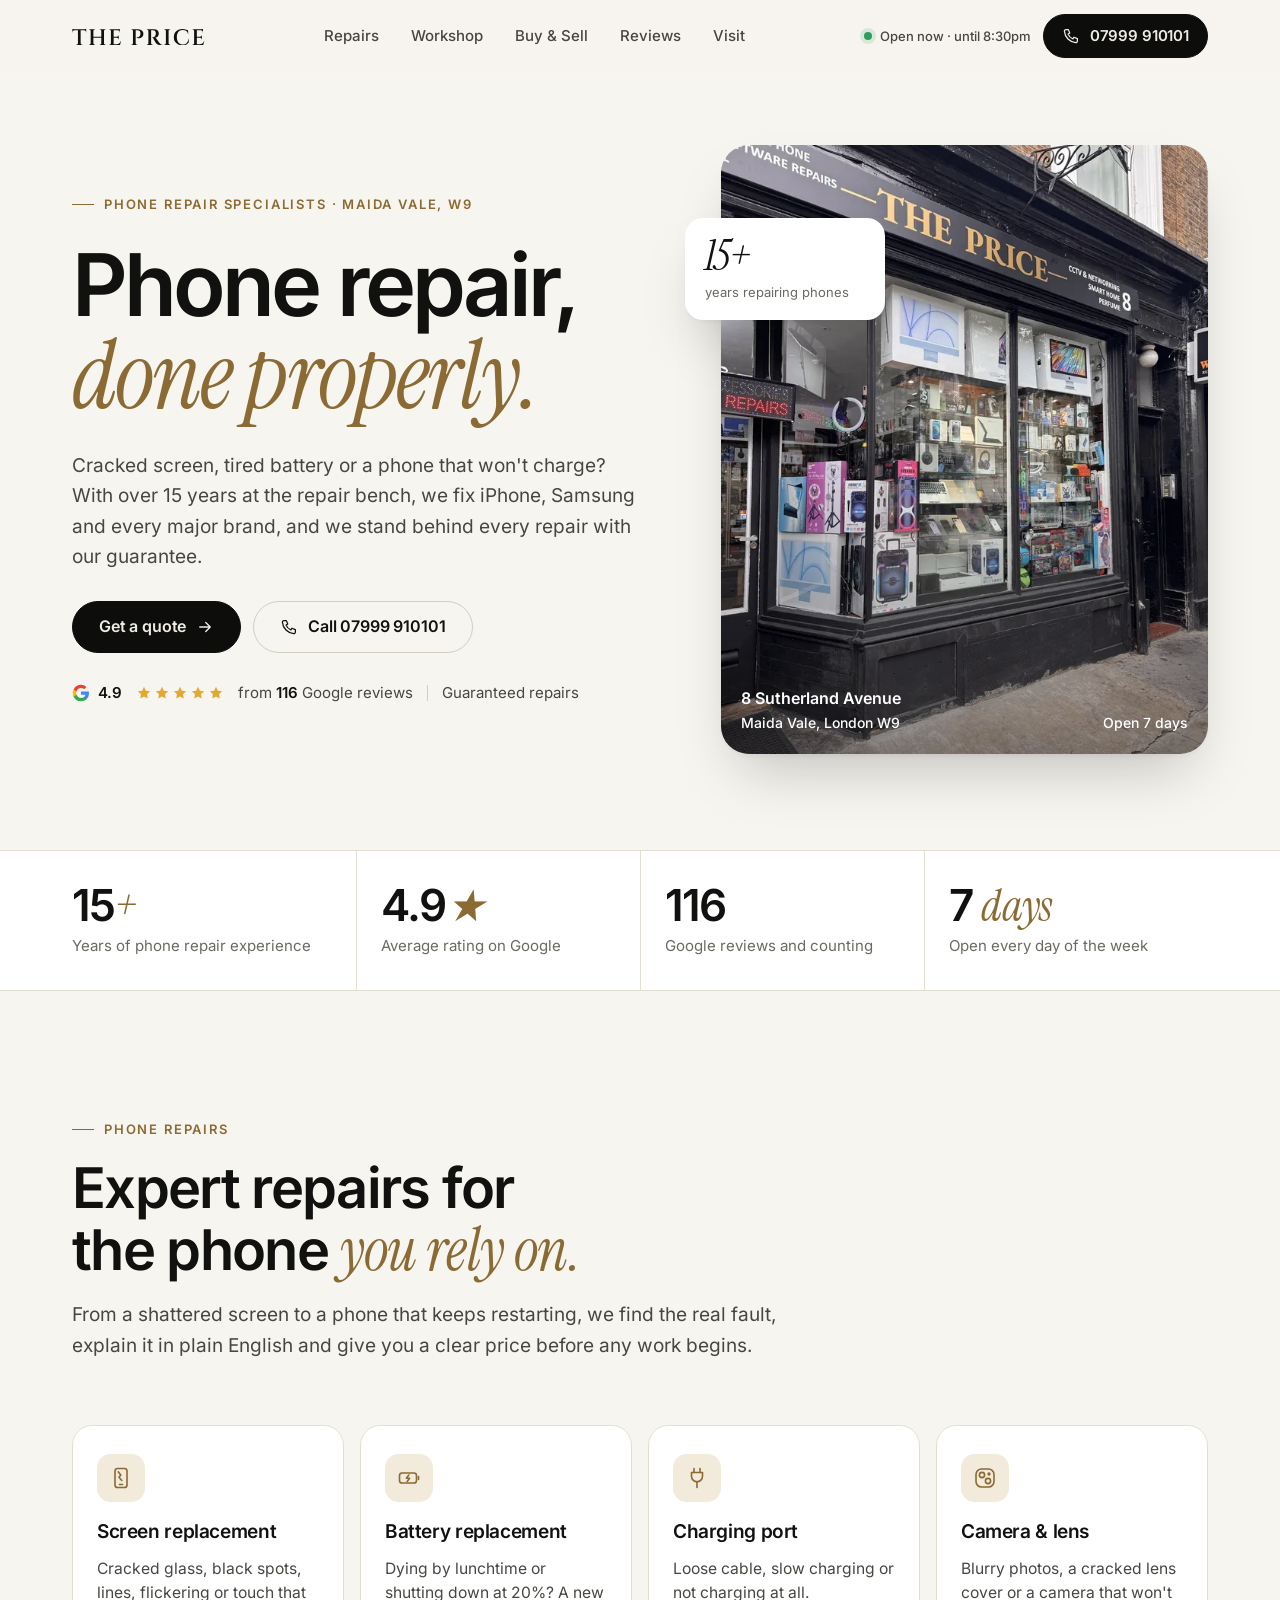
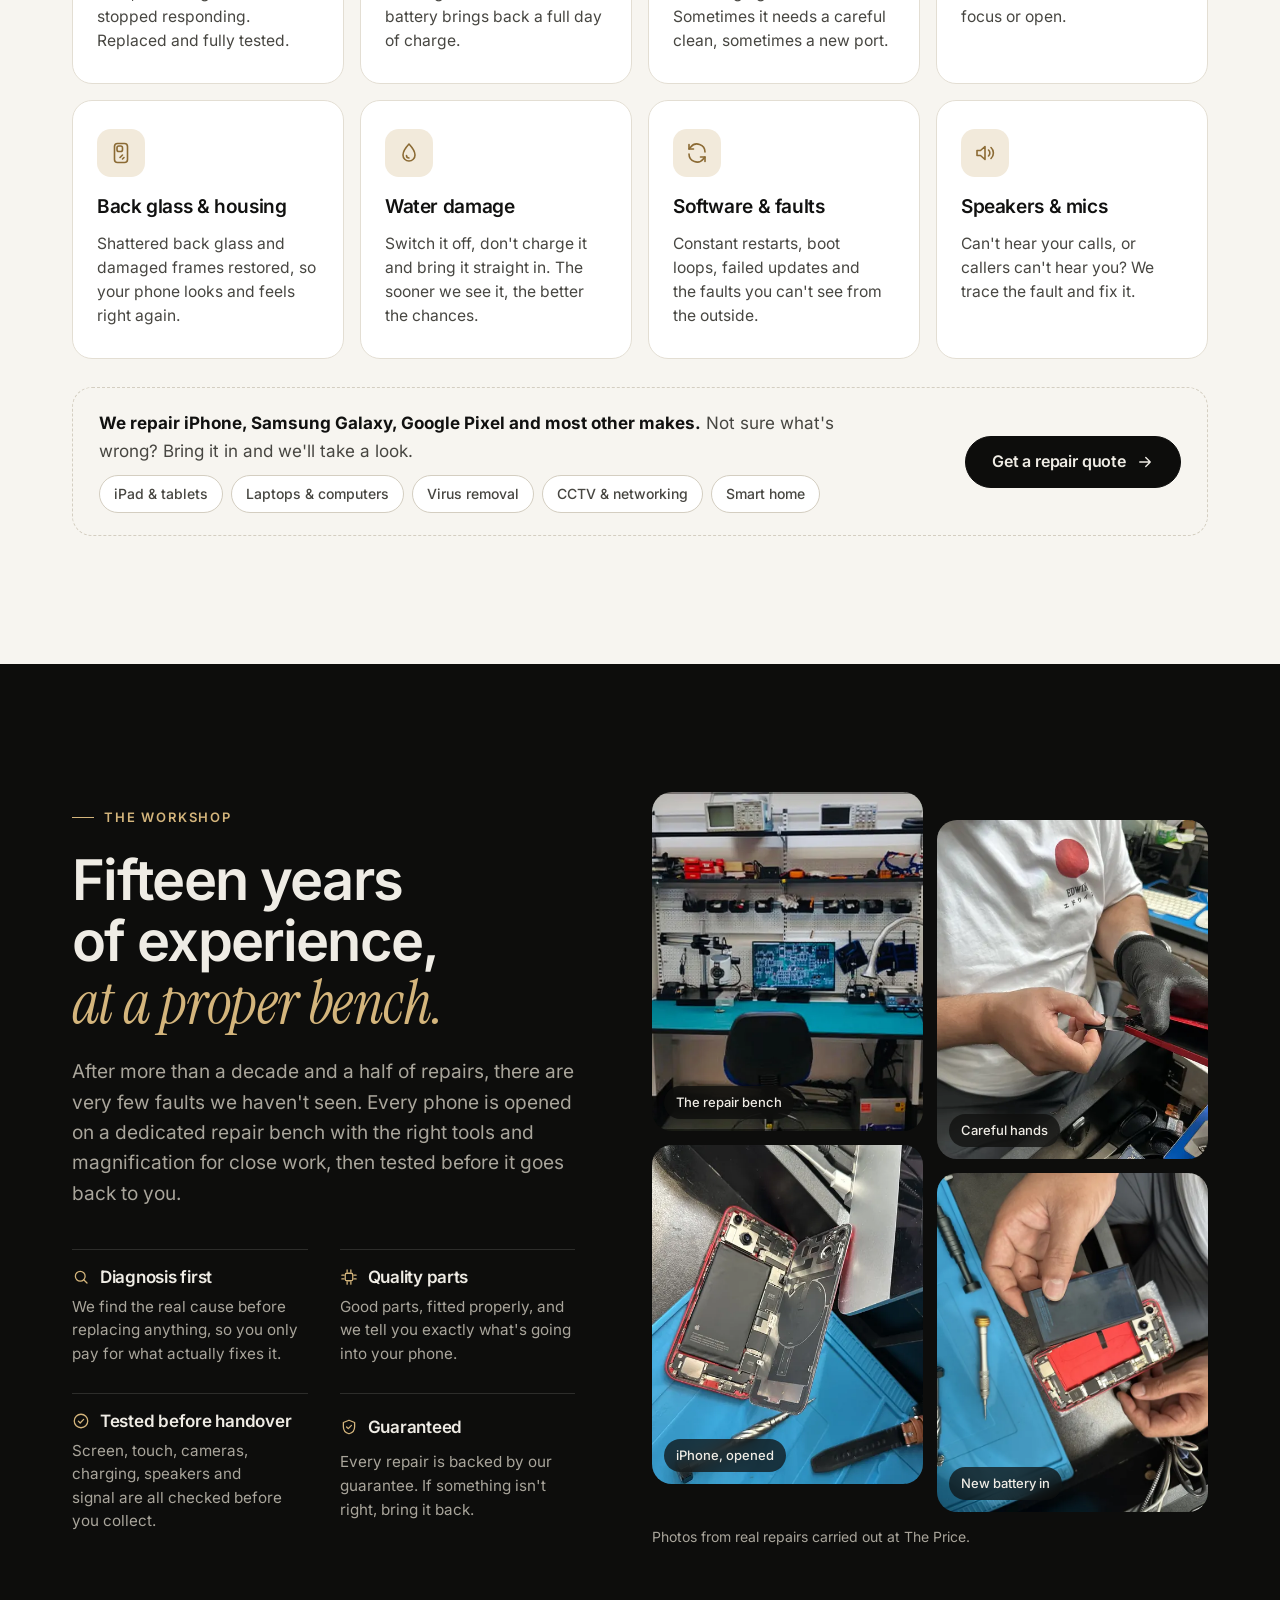
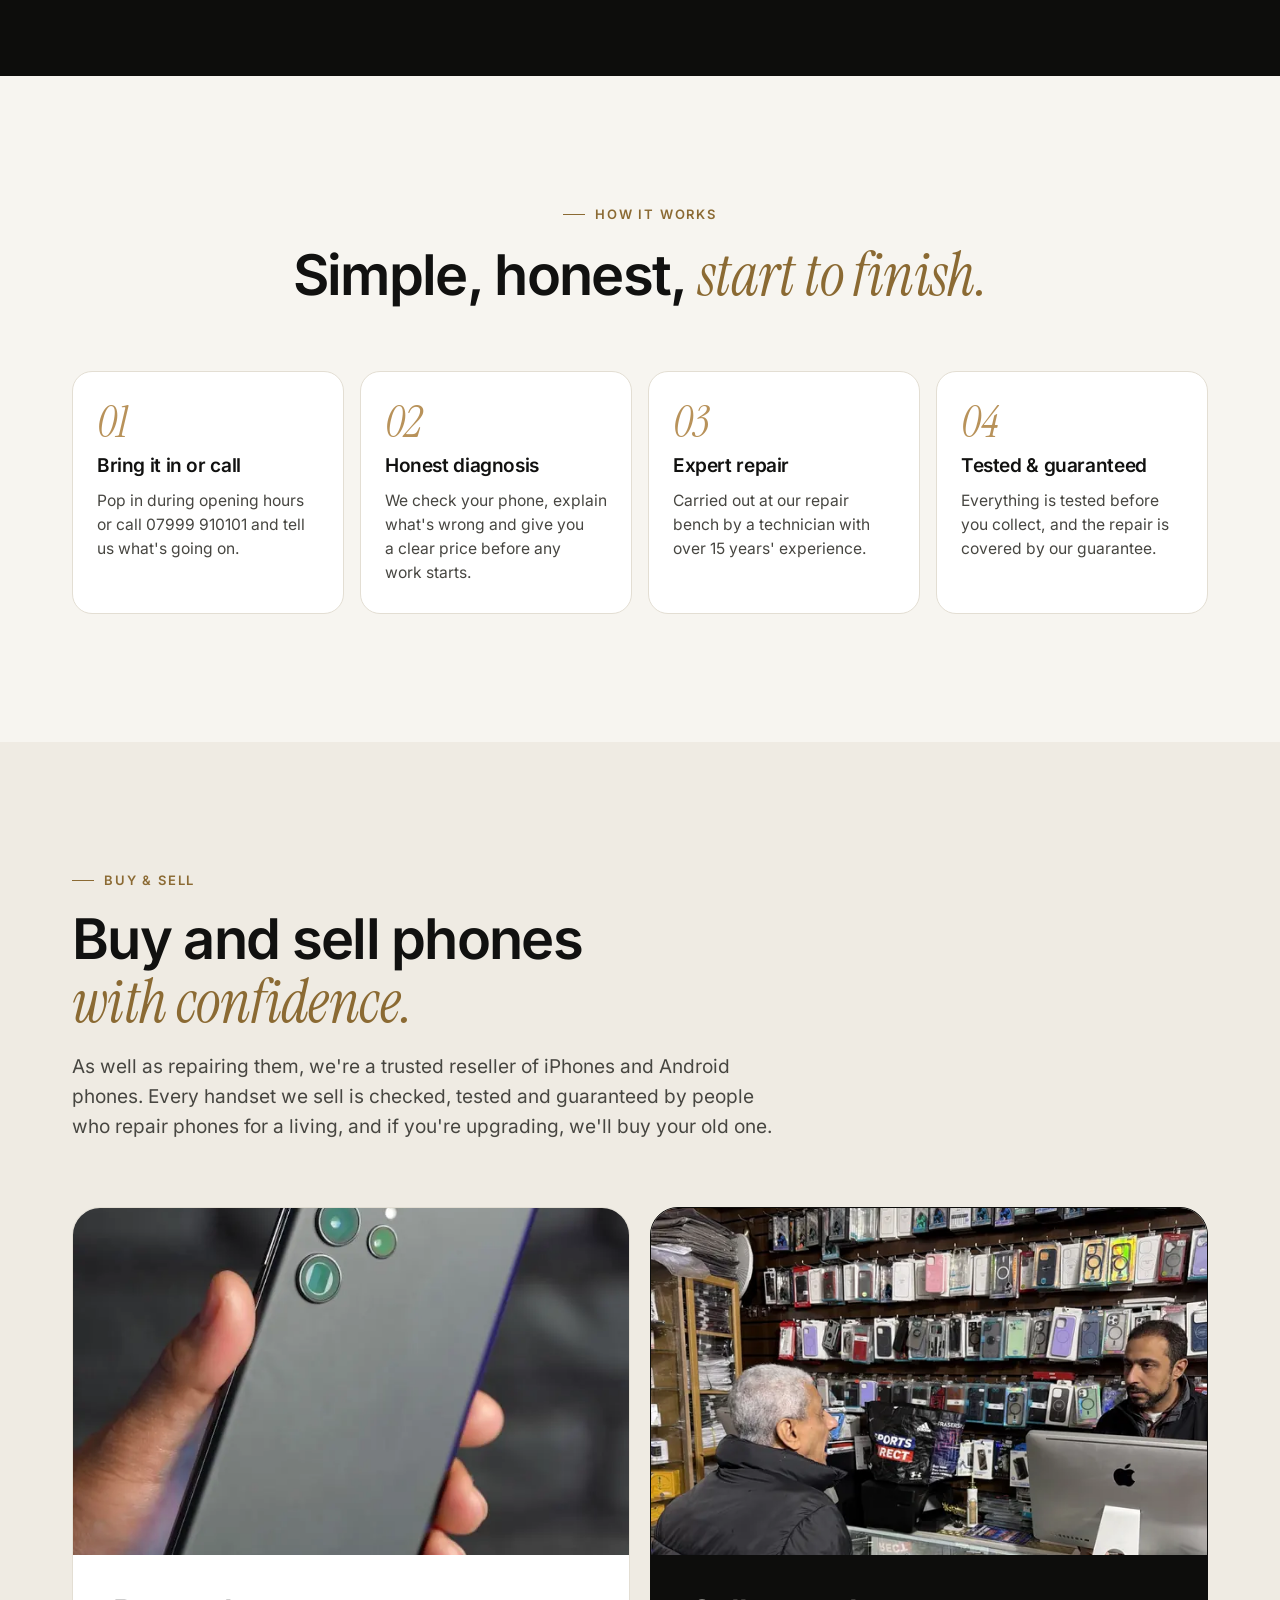
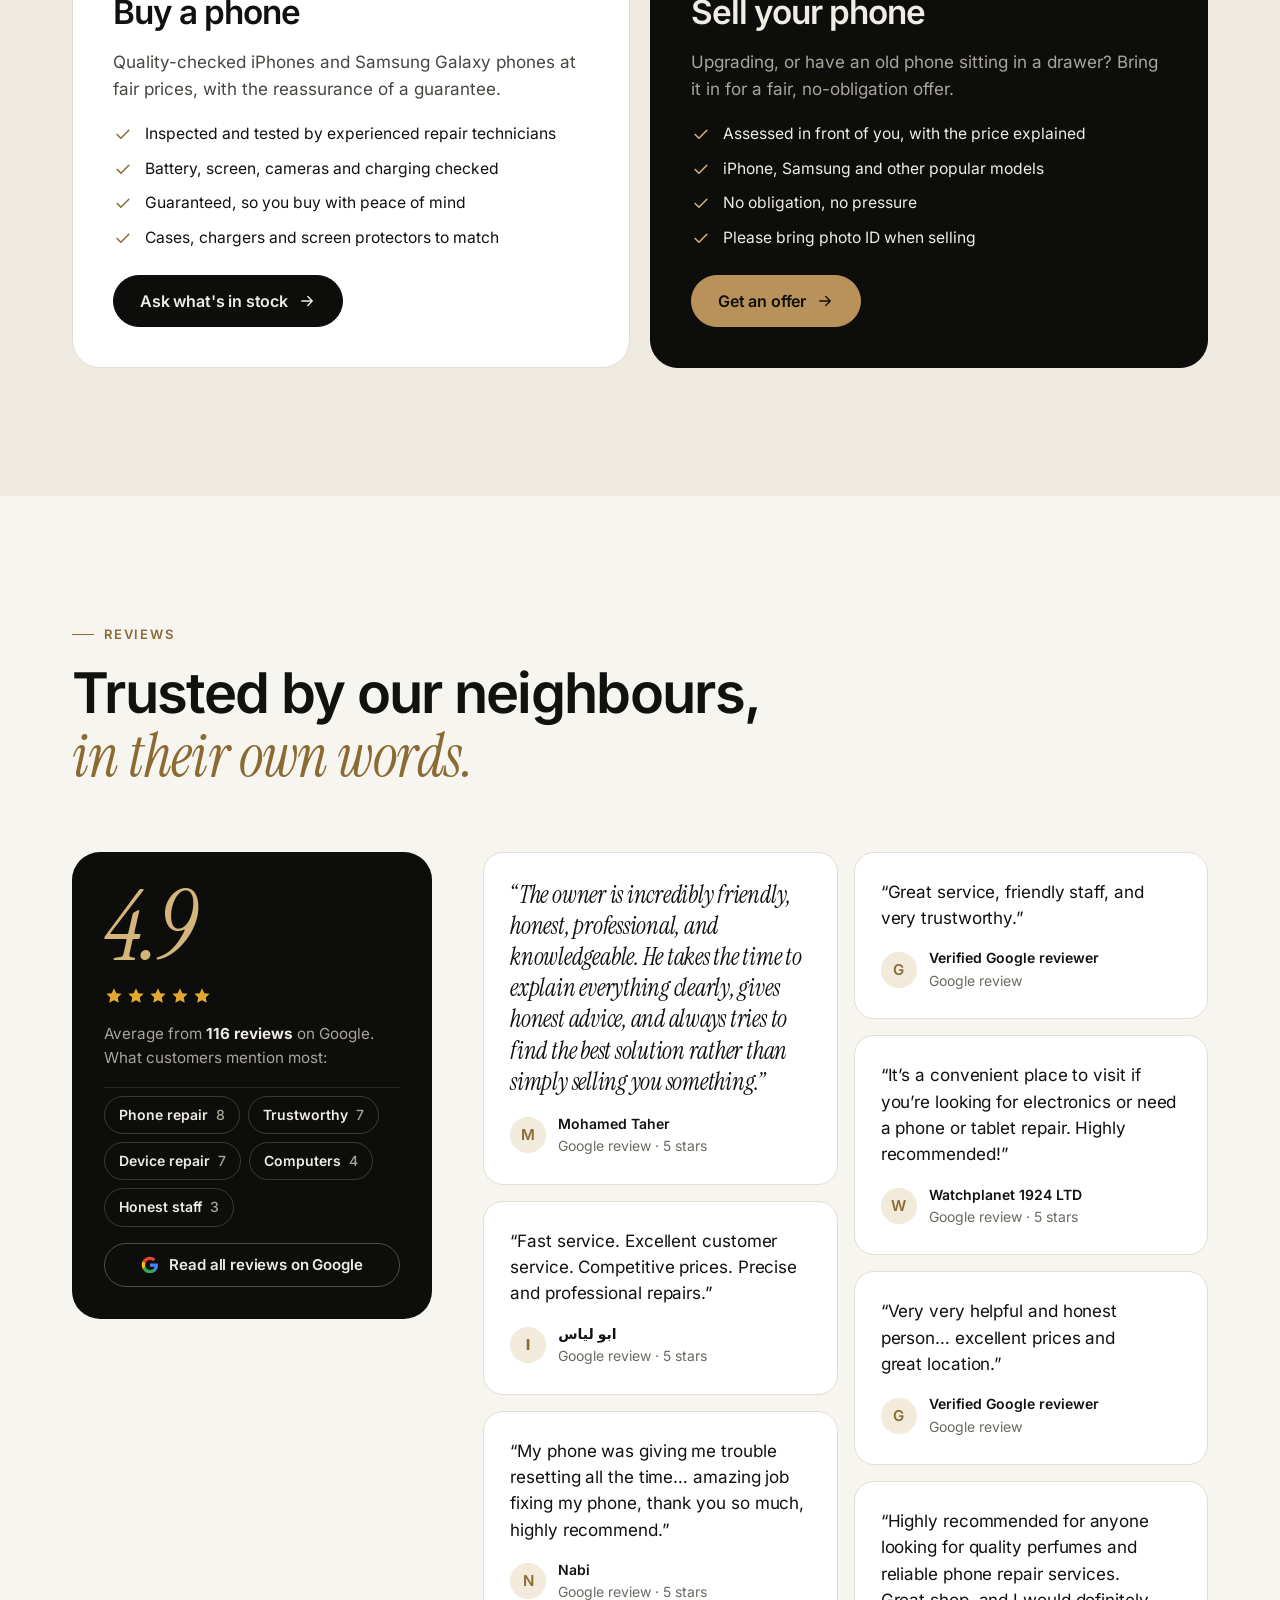
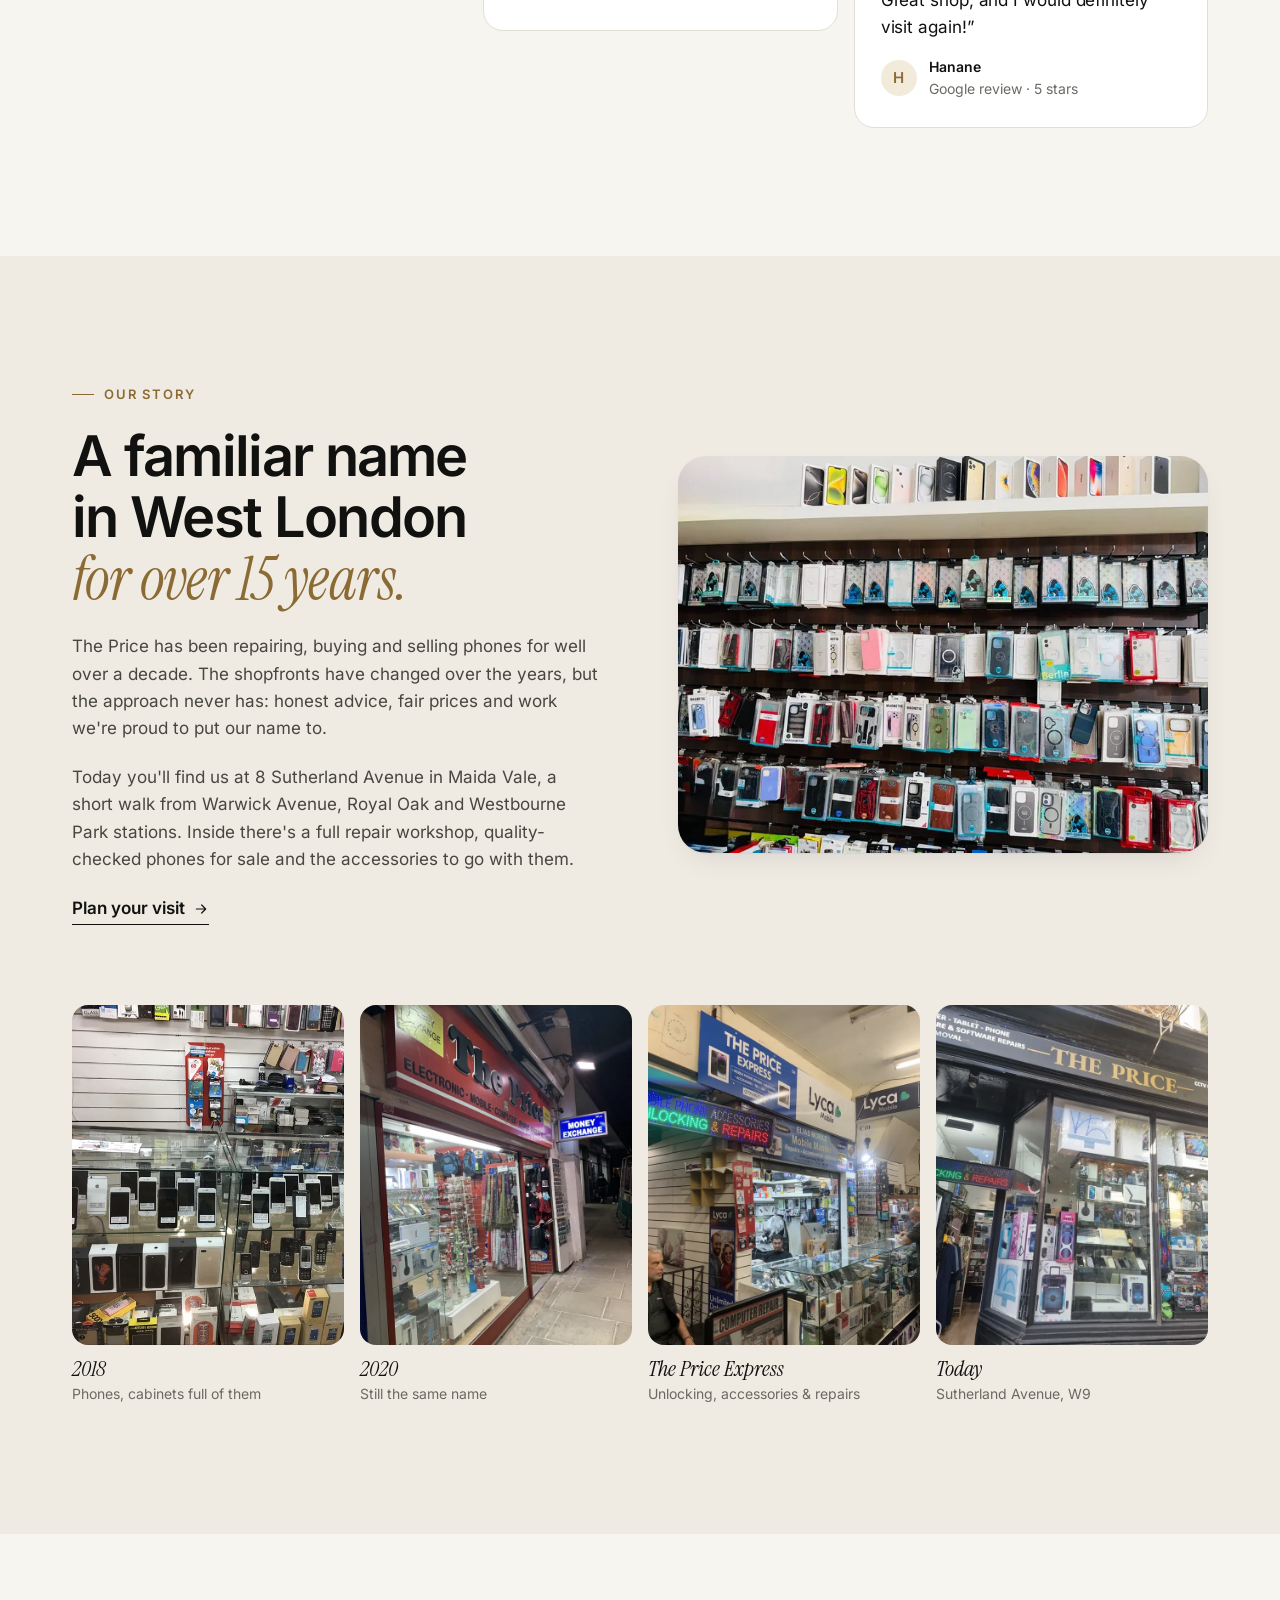
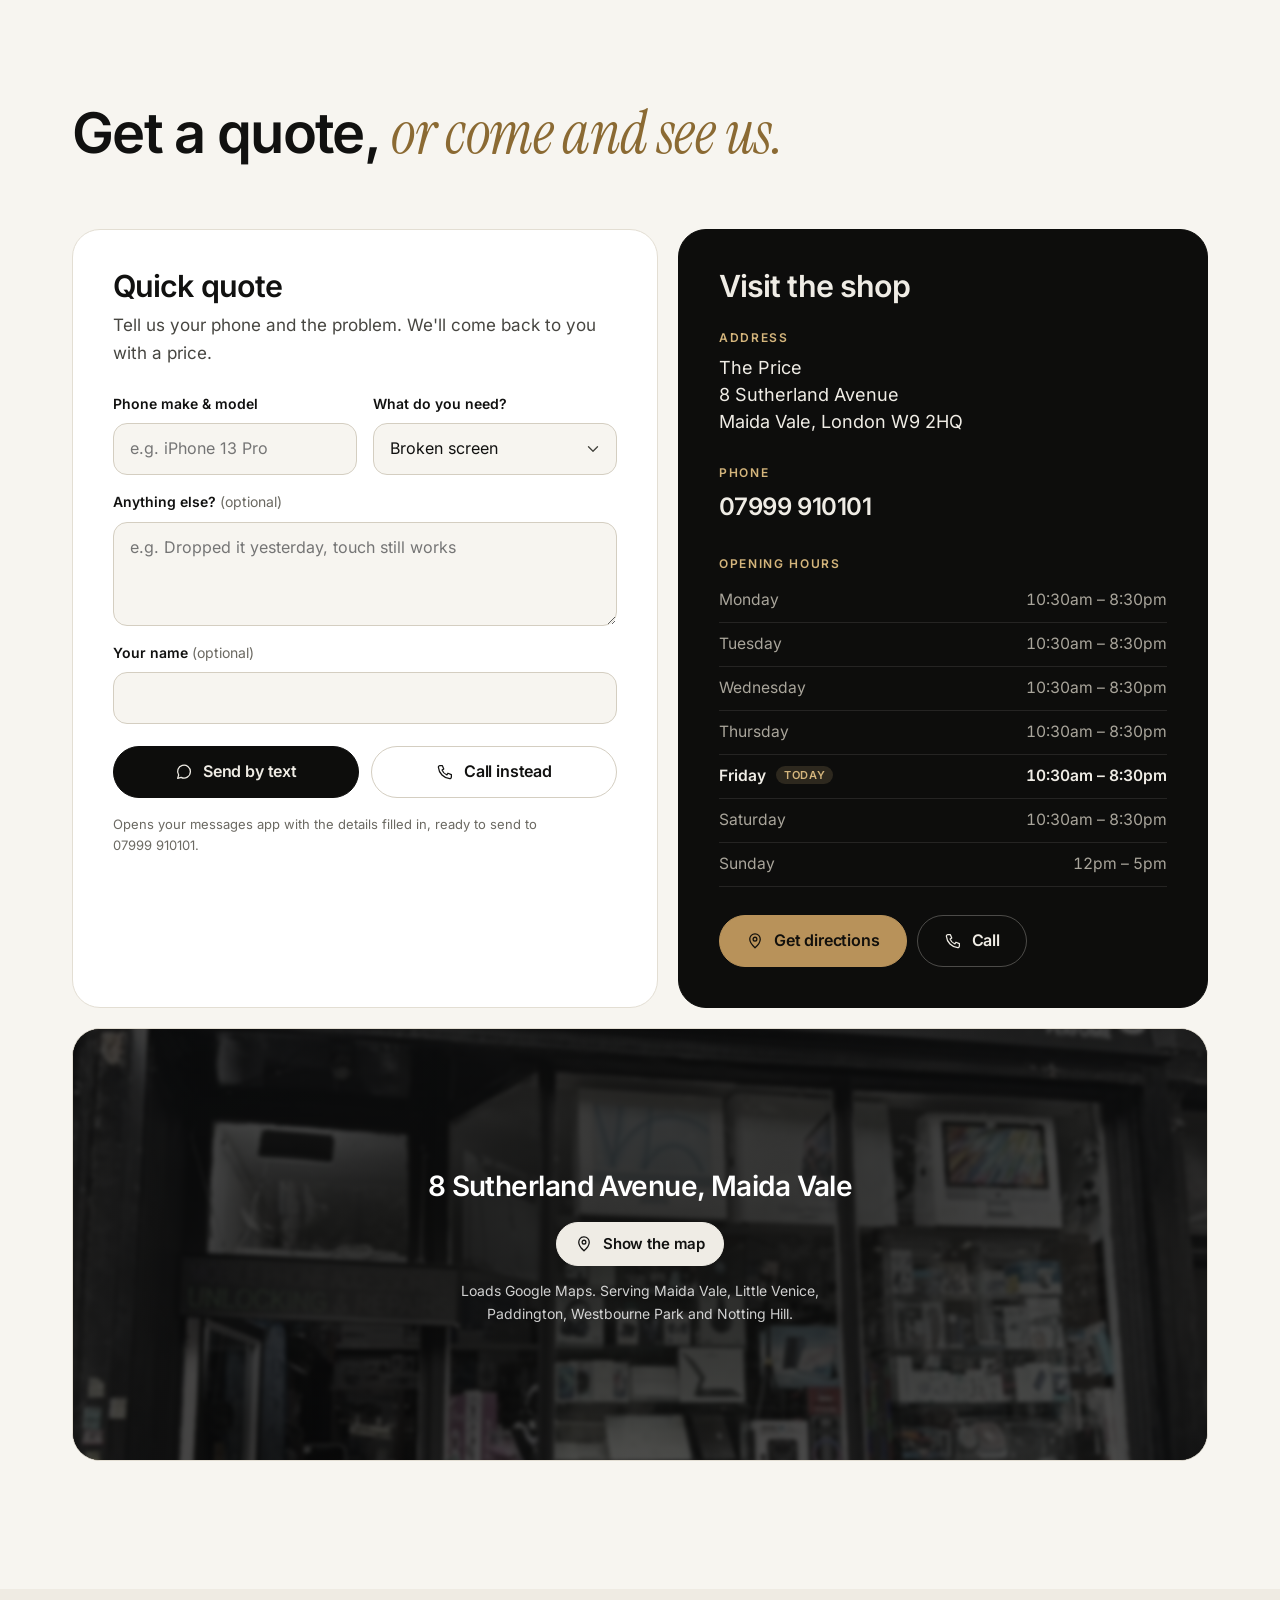
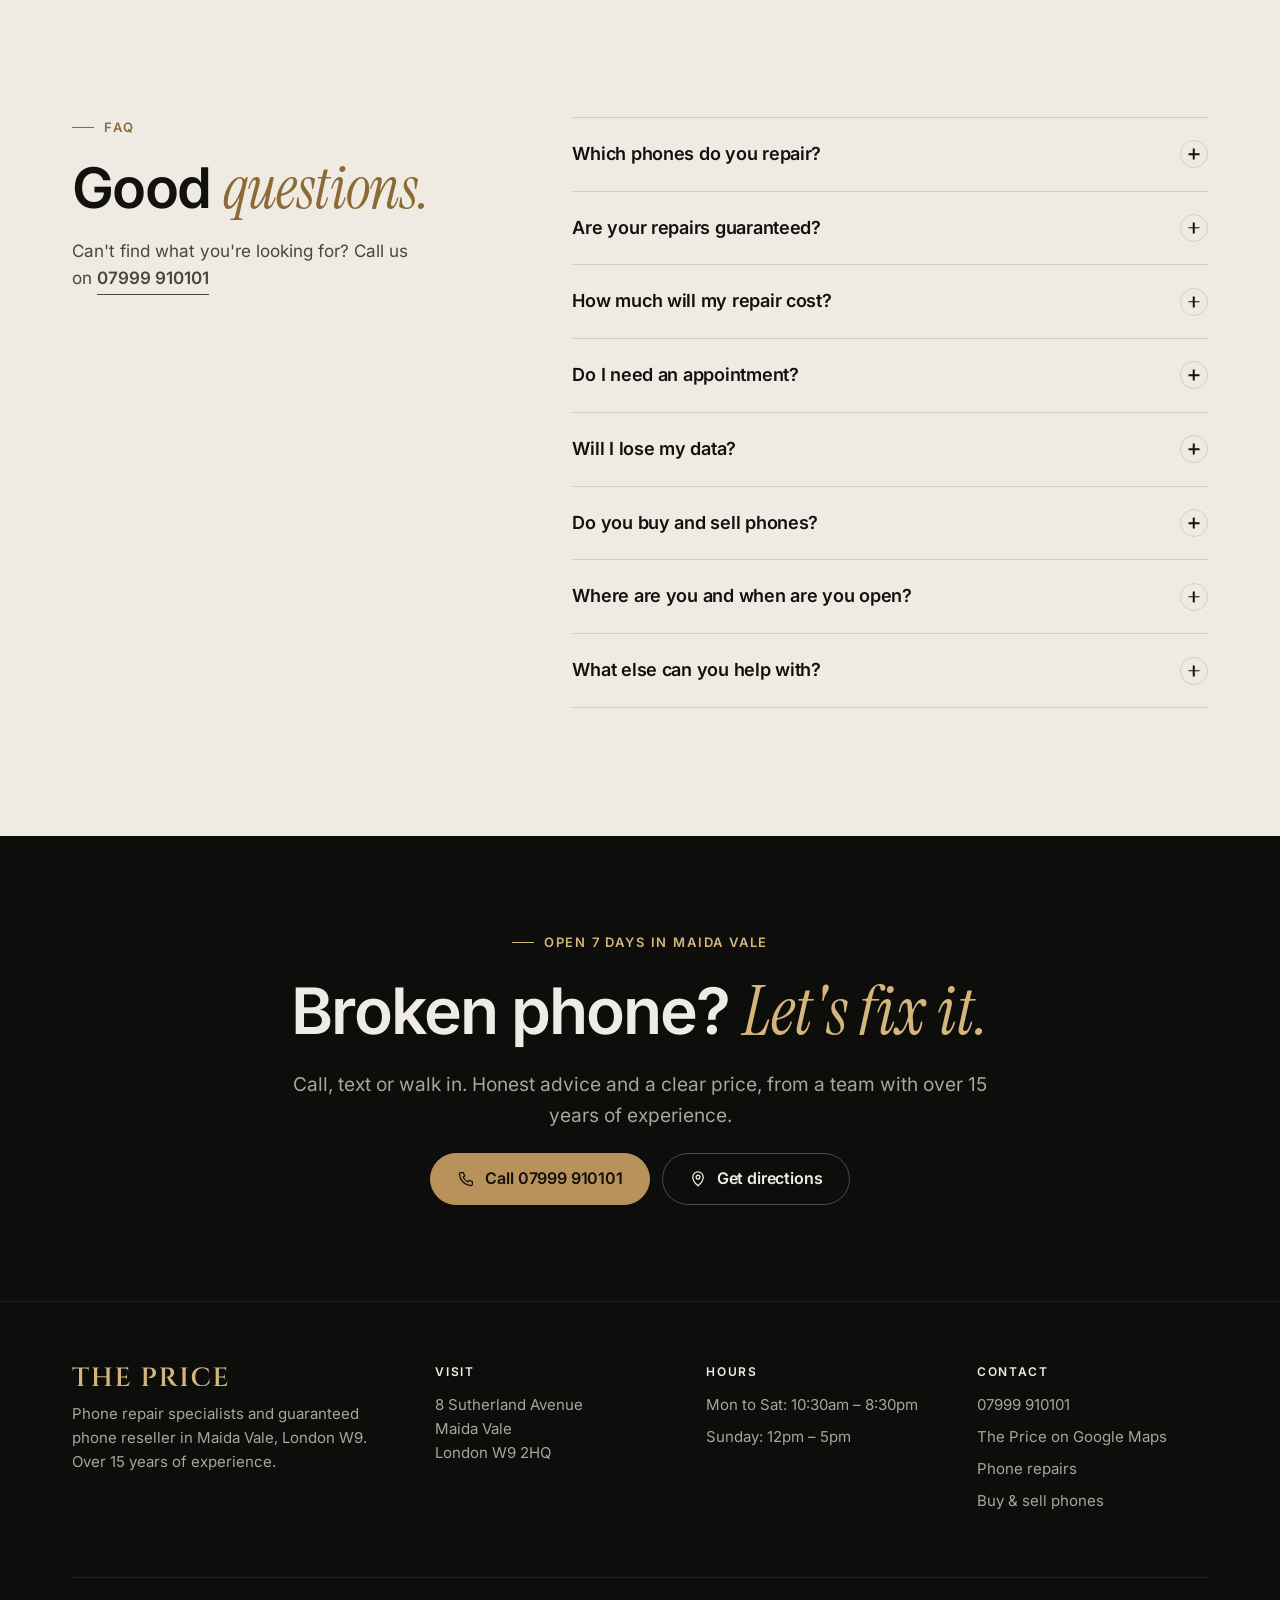
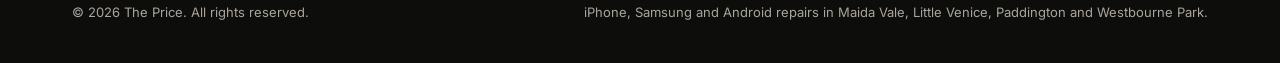
<file: index.html>
<!doctype html>
<html lang="en-GB">
<head>
  <meta charset="utf-8">
  <meta name="viewport" content="width=device-width, initial-scale=1, viewport-fit=cover">
  <title>Phone Repair Maida Vale W9 | iPhone &amp; Samsung | The Price</title>
  <meta name="description" content="Expert iPhone, Samsung and Android phone repairs in Maida Vale, London W9. Over 15 years' experience, rated 4.9 on Google. Guaranteed phones bought and sold.">
  <link rel="canonical" href="https://peterkiselev-web.github.io/desktop-tutorial/">
  <meta name="robots" content="index, follow, max-image-preview:large">
  <meta name="theme-color" content="#f7f5f0">
  <meta name="format-detection" content="telephone=no">

  <!-- Local SEO -->
  <meta name="geo.region" content="GB-WSM">
  <meta name="geo.placename" content="Maida Vale, London">
  <meta name="geo.position" content="51.5232356;-0.1943343">
  <meta name="ICBM" content="51.5232356, -0.1943343">

  <!-- Social cards -->
  <meta property="og:type" content="website">
  <meta property="og:site_name" content="The Price">
  <meta property="og:locale" content="en_GB">
  <meta property="og:title" content="The Price | Expert Phone Repair in Maida Vale, London W9">
  <meta property="og:description" content="Over 15 years repairing iPhone, Samsung and Android phones. Rated 4.9 from 116 Google reviews. Guaranteed phones bought and sold.">
  <meta property="og:url" content="https://peterkiselev-web.github.io/desktop-tutorial/">
  <meta property="og:image" content="https://peterkiselev-web.github.io/desktop-tutorial/og-image.jpg">
  <meta property="og:image:width" content="1200">
  <meta property="og:image:height" content="630">
  <meta property="og:image:alt" content="The Price shopfront at 8 Sutherland Avenue, Maida Vale">
  <meta name="twitter:card" content="summary_large_image">
  <meta name="twitter:title" content="The Price | Expert Phone Repair in Maida Vale, London W9">
  <meta name="twitter:description" content="Over 15 years repairing iPhone, Samsung and Android phones. Rated 4.9 from 116 Google reviews.">
  <meta name="twitter:image" content="https://peterkiselev-web.github.io/desktop-tutorial/og-image.jpg">

  <link rel="icon" href="favicon.svg" type="image/svg+xml">
  <link rel="icon" href="favicon-32.png" sizes="32x32" type="image/png">
  <link rel="apple-touch-icon" href="apple-touch-icon.png">
  <link rel="manifest" href="site.webmanifest">

  <link rel="preload" href="assets/fonts/inter-var.woff2" as="font" type="font/woff2" crossorigin>
  <link rel="stylesheet" href="assets/css/style.css">

  <script type="application/ld+json">
  {
    "@context": "https://schema.org",
    "@graph": [
      {
        "@type": "MobilePhoneStore",
        "@id": "https://peterkiselev-web.github.io/desktop-tutorial/#business",
        "name": "The Price",
        "description": "Phone repair specialists in Maida Vale, London W9, with over 15 years' experience repairing iPhone, Samsung and Android phones. Guaranteed repairs, and quality-checked, guaranteed phones bought and sold.",
        "url": "https://peterkiselev-web.github.io/desktop-tutorial/",
        "telephone": "+447999910101",
        "image": [
          "https://peterkiselev-web.github.io/desktop-tutorial/og-image.jpg",
          "https://peterkiselev-web.github.io/desktop-tutorial/assets/img/storefront-1400.webp",
          "https://peterkiselev-web.github.io/desktop-tutorial/assets/img/shopfront-window-1440.webp"
        ],
        "logo": "https://peterkiselev-web.github.io/desktop-tutorial/icon-512.png",
        "address": {
          "@type": "PostalAddress",
          "streetAddress": "8 Sutherland Avenue",
          "addressLocality": "London",
          "postalCode": "W9 2HQ",
          "addressCountry": "GB"
        },
        "geo": { "@type": "GeoCoordinates", "latitude": 51.5232356, "longitude": -0.1943343 },
        "hasMap": "https://maps.google.com/?cid=17283873862844041026",
        "sameAs": ["https://maps.google.com/?cid=17283873862844041026"],
        "openingHoursSpecification": [
          { "@type": "OpeningHoursSpecification", "dayOfWeek": ["Monday", "Tuesday", "Wednesday", "Thursday", "Friday", "Saturday"], "opens": "10:30", "closes": "20:30" },
          { "@type": "OpeningHoursSpecification", "dayOfWeek": "Sunday", "opens": "12:00", "closes": "17:00" }
        ],
        "areaServed": [
          { "@type": "Place", "name": "Maida Vale" },
          { "@type": "Place", "name": "Little Venice" },
          { "@type": "Place", "name": "Paddington" },
          { "@type": "Place", "name": "Westbourne Park" },
          { "@type": "Place", "name": "Notting Hill" },
          { "@type": "Place", "name": "Bayswater" },
          { "@type": "Place", "name": "Kilburn" },
          { "@type": "Place", "name": "St John's Wood" }
        ],
        "knowsAbout": ["iPhone repair", "Samsung Galaxy repair", "Android phone repair", "Phone screen replacement", "Phone battery replacement", "Charging port repair", "Water damage repair", "iPad and tablet repair", "Computer repair", "Buying and selling used phones"],
        "hasOfferCatalog": {
          "@type": "OfferCatalog",
          "name": "Phone repair and resale services",
          "itemListElement": [
            { "@type": "Offer", "itemOffered": { "@type": "Service", "name": "Phone screen replacement", "description": "Cracked or unresponsive screens replaced on iPhone, Samsung Galaxy and other phones." } },
            { "@type": "Offer", "itemOffered": { "@type": "Service", "name": "Phone battery replacement", "description": "Worn batteries replaced to restore all-day charge." } },
            { "@type": "Offer", "itemOffered": { "@type": "Service", "name": "Charging port repair", "description": "Charging ports cleaned, repaired or replaced." } },
            { "@type": "Offer", "itemOffered": { "@type": "Service", "name": "Camera and lens repair" } },
            { "@type": "Offer", "itemOffered": { "@type": "Service", "name": "Back glass and housing repair" } },
            { "@type": "Offer", "itemOffered": { "@type": "Service", "name": "Water damage repair" } },
            { "@type": "Offer", "itemOffered": { "@type": "Service", "name": "Software fault repair", "description": "Boot loops, constant restarts and update failures diagnosed and fixed." } },
            { "@type": "Offer", "itemOffered": { "@type": "Service", "name": "Speaker and microphone repair" } },
            { "@type": "Offer", "itemOffered": { "@type": "Service", "name": "Used phone sales", "description": "Quality-checked, tested and guaranteed iPhones and Android phones." } },
            { "@type": "Offer", "itemOffered": { "@type": "Service", "name": "We buy phones", "description": "Fair offers for your old phone, assessed in store." } }
          ]
        }
      },
      {
        "@type": "WebSite",
        "@id": "https://peterkiselev-web.github.io/desktop-tutorial/#website",
        "url": "https://peterkiselev-web.github.io/desktop-tutorial/",
        "name": "The Price",
        "inLanguage": "en-GB",
        "publisher": { "@id": "https://peterkiselev-web.github.io/desktop-tutorial/#business" }
      },
      {
        "@type": "FAQPage",
        "@id": "https://peterkiselev-web.github.io/desktop-tutorial/#faq",
        "mainEntity": [
          { "@type": "Question", "name": "Which phones do you repair?", "acceptedAnswer": { "@type": "Answer", "text": "We repair iPhone, Samsung Galaxy, Google Pixel and most other makes, as well as iPads, Android tablets and computers." } },
          { "@type": "Question", "name": "Are your repairs guaranteed?", "acceptedAnswer": { "@type": "Answer", "text": "Yes. Every repair is backed by our guarantee. If anything isn't right with the work we've done, bring it back and we'll put it right." } },
          { "@type": "Question", "name": "How much will my repair cost?", "acceptedAnswer": { "@type": "Answer", "text": "It depends on the model and the fault. Call, text or pop in and we'll give you a clear price before any work begins, so there are no surprises." } },
          { "@type": "Question", "name": "Do I need an appointment?", "acceptedAnswer": { "@type": "Answer", "text": "No. Just come in during opening hours. If you'd like to check we have the part for your model first, call us on 07999 910101." } },
          { "@type": "Question", "name": "Will I lose my data?", "acceptedAnswer": { "@type": "Answer", "text": "Most repairs, like screens, batteries and charging ports, don't touch your data. We still recommend backing up your phone before any repair, just in case." } },
          { "@type": "Question", "name": "Do you buy and sell phones?", "acceptedAnswer": { "@type": "Answer", "text": "Yes. We sell quality-checked, guaranteed iPhones and Android phones, and we buy phones too. Bring yours in with photo ID for a fair, no-obligation offer." } },
          { "@type": "Question", "name": "Where are you and when are you open?", "acceptedAnswer": { "@type": "Answer", "text": "We're at 8 Sutherland Avenue, Maida Vale, London W9 2HQ. We're open Monday to Saturday from 10:30am to 8:30pm, and Sunday from 12pm to 5pm." } },
          { "@type": "Question", "name": "What else can you help with?", "acceptedAnswer": { "@type": "Answer", "text": "Tablet and computer repairs, virus removal, CCTV and networking, smart home setup, plus phone accessories such as cases, chargers and screen protectors." } }
        ]
      }
    ]
  }
  </script>
  <script>document.documentElement.classList.add('js');</script>
</head>
<body>
  <a class="skip-link" href="#main">Skip to content</a>

  <!-- Icon sprite -->
  <svg width="0" height="0" style="position:absolute" aria-hidden="true" focusable="false">
    <defs>
      <symbol id="wordmark" viewBox="0 -30 5940 760"><path fill="currentColor" d="M387 3V700H265V3ZM635 -1V37H16V-1ZM635 34V139L625 138V125Q625 86 601 62Q577 38 538 37V34ZM635 -19V10L513 -1Q535 -1 559.5 -4Q584 -7 605 -11Q626 -15 635 -19ZM268 627V700H188V690Q188 690 194.5 690Q201 690 201 690Q227 690 245.5 671.5Q264 653 265 627ZM384 627H387Q388 653 406.5 671.5Q425 690 451 690Q451 690 457.5 690Q464 690 464 690V700H384ZM113 34V37Q74 38 50 62Q26 86 26 125V138L16 139V34ZM16 -19Q26 -15 46.5 -11Q67 -7 92 -4Q117 -1 138 -1L16 10ZM1431 0V700H1309V0ZM957 0V700H835V0ZM1318 333V371H947V333ZM838 627V700H758V690Q758 690 764.5 690Q771 690 771 690Q797 690 815.5 671.5Q834 653 835 627ZM838 73H835Q834 47 815.5 28.5Q797 10 771 10Q771 10 764.5 10Q758 10 758 10V0H838ZM954 627H957Q958 653 976.5 671.5Q995 690 1021 690Q1021 690 1027 690Q1033 690 1034 690V700H954ZM954 73V0H1034V10Q1033 10 1027 10Q1021 10 1021 10Q995 10 976.5 28.5Q958 47 957 73ZM1312 627V700H1232V690Q1233 690 1239 690Q1245 690 1245 690Q1271 690 1290 671.5Q1309 653 1309 627ZM1312 73H1309Q1309 47 1290 28.5Q1271 10 1245 10Q1245 10 1239 10Q1233 10 1232 10V0H1312ZM1428 627H1431Q1432 653 1450.5 671.5Q1469 690 1495 690Q1495 690 1501.5 690Q1508 690 1508 690V700H1428ZM1428 73V0H1508V10Q1508 10 1501.5 10Q1495 10 1495 10Q1469 10 1450.5 28.5Q1432 47 1431 73ZM1862 0V700H1740V0ZM2127 661 2144 700H1859V661ZM2089 336V374H1859V336ZM2136 0V39H1859V0ZM2197 510 2147 700H1960L1996 661Q2047 661 2084 642.5Q2121 624 2146 589.5Q2171 555 2187 510ZM2089 372V458H2079V447Q2079 416 2058 395Q2037 374 2006 374V372ZM2089 252V338H2006V336Q2037 335 2058 314Q2079 293 2079 262V252ZM2136 36V140H2126V126Q2126 88 2102 63.5Q2078 39 2038 38V36ZM2136 -18V11L2014 0Q2036 0 2060.5 -3Q2085 -6 2106 -10Q2127 -14 2136 -18ZM1743 627V700H1663V690Q1663 690 1669.5 690Q1676 690 1676 690Q1702 690 1720.5 671.5Q1739 653 1740 627ZM1743 73H1740Q1739 47 1720.5 28.5Q1702 10 1676 10Q1676 10 1669.5 10Q1663 10 1663 10V0H1743ZM2834 0H2957Q3036 0 3087.5 24.5Q3139 49 3165 92Q3191 135 3192 192Q3193 242 3174.5 282Q3156 322 3123.5 349Q3091 376 3050.5 388.5Q3010 401 2966 395.5Q2922 390 2881 365V355Q2881 355 2894.5 356Q2908 357 2930 353.5Q2952 350 2976.5 339.5Q3001 329 3022 305.5Q3043 282 3054 243Q3058 230 3059.5 214Q3061 198 3060 183Q3059 117 3025 77.5Q2991 38 2929 38H2844Q2844 38 2841.5 28.5Q2839 19 2836.5 9.5Q2834 0 2834 0ZM2847 0V700H2725V0ZM2728 627V700H2648V690Q2649 690 2654.5 690Q2660 690 2661 690Q2687 690 2705.5 671.5Q2724 653 2725 627ZM2728 73H2725Q2725 47 2706 28.5Q2687 10 2661 10Q2660 10 2655 10Q2650 10 2649 10L2648 0H2728ZM2844 627H2847Q2848 653 2866.5 671.5Q2885 690 2911 690Q2911 690 2917 690Q2923 690 2924 690V700H2844ZM3524 0H3657Q3702 0 3742.5 11Q3783 22 3814 45Q3845 68 3862.5 103.5Q3880 139 3880 188Q3880 232 3861 275Q3842 318 3805 346.5Q3768 375 3714 379Q3741 388 3765.5 412.5Q3790 437 3806 461Q3807 462 3818.5 479.5Q3830 497 3847 522Q3864 547 3882.5 572Q3901 597 3915 614Q3937 640 3955.5 656.5Q3974 673 3995 681.5Q4016 690 4043 690V700H3960Q3908 700 3867.5 689Q3827 678 3797 656Q3767 634 3745 601Q3739 592 3728 573.5Q3717 555 3704 532Q3691 509 3678.5 487.5Q3666 466 3657.5 449Q3649 432 3646 425Q3630 396 3611 378Q3592 360 3570 358V348Q3572 348 3583 348.5Q3594 349 3608 348Q3635 347 3662.5 338Q3690 329 3712 304.5Q3734 280 3744 236Q3746 227 3748 213Q3750 199 3749 184Q3746 114 3713 78Q3680 42 3629 40Q3610 39 3589 39.5Q3568 40 3552.5 40Q3537 40 3534 40Q3534 39 3531.5 29Q3529 19 3526.5 9.5Q3524 0 3524 0ZM3537 0V700H3415V0ZM3418 627V700H3338V690Q3339 690 3344.5 690Q3350 690 3351 690Q3377 690 3395.5 671.5Q3414 653 3415 627ZM3418 73H3415Q3414 47 3395.5 28.5Q3377 10 3351 10Q3350 10 3344.5 10Q3339 10 3338 10V0H3418ZM3534 627H3537Q3537 653 3556 671.5Q3575 690 3601 690Q3602 690 3607.5 690Q3613 690 3613 690V700H3534ZM4319 0V700H4197V0ZM4200 627V700H4120V690Q4120 690 4126.5 690Q4133 690 4133 690Q4159 690 4177.5 671.5Q4196 653 4197 627ZM4200 73H4197Q4196 47 4177.5 28.5Q4159 10 4133 10Q4133 10 4126.5 10Q4120 10 4120 10V0H4200ZM4316 627H4319Q4320 653 4338.5 671.5Q4357 690 4383 690Q4383 690 4389 690Q4395 690 4396 690V700H4316ZM4316 73V0H4396V10Q4395 10 4389 10Q4383 10 4383 10Q4357 10 4338.5 28.5Q4320 47 4319 73ZM5220 408 5222 575Q5199 614 5161 645.5Q5123 677 5068.5 695.5Q5014 714 4941 714Q4825 713 4737 669Q4649 625 4600.5 543.5Q4552 462 4552 349Q4552 238 4600 156.5Q4648 75 4736 30.5Q4824 -14 4945 -14Q5023 -14 5085 3.5Q5147 21 5190 45L5198 206H5189Q5164 111 5100.5 67.5Q5037 24 4952 24Q4870 24 4810.5 63.5Q4751 103 4718.5 175.5Q4686 248 4686 347Q4686 446 4717.5 519.5Q4749 593 4806.5 633.5Q4864 674 4941 676Q5016 676 5071.5 650.5Q5127 625 5162.5 566Q5198 507 5212 408ZM5582 0V700H5460V0ZM5847 661 5864 700H5579V661ZM5809 336V374H5579V336ZM5856 0V39H5579V0ZM5917 510 5867 700H5680L5716 661Q5767 661 5804 642.5Q5841 624 5866 589.5Q5891 555 5907 510ZM5809 372V458H5799V447Q5799 416 5778 395Q5757 374 5726 374V372ZM5809 252V338H5726V336Q5757 335 5778 314Q5799 293 5799 262V252ZM5856 36V140H5846V126Q5846 88 5822 63.5Q5798 39 5758 38V36ZM5856 -18V11L5734 0Q5756 0 5780.5 -3Q5805 -6 5826 -10Q5847 -14 5856 -18ZM5463 627V700H5383V690Q5383 690 5389.5 690Q5396 690 5396 690Q5422 690 5440.5 671.5Q5459 653 5460 627ZM5463 73H5460Q5459 47 5440.5 28.5Q5422 10 5396 10Q5396 10 5389.5 10Q5383 10 5383 10V0H5463Z"/></symbol>
      <symbol id="i-screen" viewBox="0 0 24 24"><g fill="none" stroke="currentColor" stroke-width="1.6" stroke-linecap="round" stroke-linejoin="round"><rect x="6" y="2.5" width="12" height="19" rx="2.6"/><path d="M10.5 18.5h3"/><path d="m9.2 5.8 2.6 3.2-1.8 2.3 2.8 3.2"/></g></symbol>
      <symbol id="i-battery" viewBox="0 0 24 24"><g fill="none" stroke="currentColor" stroke-width="1.6" stroke-linecap="round" stroke-linejoin="round"><rect x="2.5" y="7" width="17" height="10" rx="2.6"/><path d="M21.5 10.5v3"/><path d="m11.8 9-2.4 3.2h3.2L10.2 15.5"/></g></symbol>
      <symbol id="i-plug" viewBox="0 0 24 24"><g fill="none" stroke="currentColor" stroke-width="1.6" stroke-linecap="round" stroke-linejoin="round"><path d="M9 2.5v4M15 2.5v4"/><path d="M6.5 6.5h11v3.8a5.5 5.5 0 0 1-11 0V6.5Z"/><path d="M12 15.8v5.7"/></g></symbol>
      <symbol id="i-camera" viewBox="0 0 24 24"><g fill="none" stroke="currentColor" stroke-width="1.6" stroke-linecap="round" stroke-linejoin="round"><rect x="3" y="3" width="18" height="18" rx="5.5"/><circle cx="9" cy="9" r="2.6"/><circle cx="15" cy="15" r="2.6"/><circle cx="16" cy="8" r=".9"/></g></symbol>
      <symbol id="i-back" viewBox="0 0 24 24"><g fill="none" stroke="currentColor" stroke-width="1.6" stroke-linecap="round" stroke-linejoin="round"><rect x="5.5" y="2.5" width="13" height="19" rx="3"/><rect x="8" y="5" width="5.5" height="5.5" rx="1.8"/><path d="M11 16.5l2.5-2.5M13.5 18l1.5-1.5"/></g></symbol>
      <symbol id="i-drop" viewBox="0 0 24 24"><g fill="none" stroke="currentColor" stroke-width="1.6" stroke-linecap="round" stroke-linejoin="round"><path d="M12 3s6 6.4 6 11a6 6 0 0 1-12 0c0-4.6 6-11 6-11Z"/><path d="M9.5 14.5a2.5 2.5 0 0 0 2.5 2.5"/></g></symbol>
      <symbol id="i-cycle" viewBox="0 0 24 24"><g fill="none" stroke="currentColor" stroke-width="1.6" stroke-linecap="round" stroke-linejoin="round"><path d="M20 11a8 8 0 0 0-14.3-4.9L4 8"/><path d="M4 3.5V8h4.5"/><path d="M4 13a8 8 0 0 0 14.3 4.9L20 16"/><path d="M20 20.5V16h-4.5"/></g></symbol>
      <symbol id="i-sound" viewBox="0 0 24 24"><g fill="none" stroke="currentColor" stroke-width="1.6" stroke-linecap="round" stroke-linejoin="round"><path d="M4 9.5v5h3.5L12 18.5v-13L7.5 9.5H4Z"/><path d="M15.5 9a4 4 0 0 1 0 6M18 6.5a7.5 7.5 0 0 1 0 11"/></g></symbol>
      <symbol id="i-check" viewBox="0 0 24 24"><path fill="none" stroke="currentColor" stroke-width="1.8" stroke-linecap="round" stroke-linejoin="round" d="m5 12.5 4.5 4.5L19 7.5"/></symbol>
      <symbol id="i-arrow" viewBox="0 0 24 24"><path fill="none" stroke="currentColor" stroke-width="1.8" stroke-linecap="round" stroke-linejoin="round" d="M5 12h14M13 6l6 6-6 6"/></symbol>
      <symbol id="i-phone" viewBox="0 0 24 24"><path fill="none" stroke="currentColor" stroke-width="1.7" stroke-linecap="round" stroke-linejoin="round" d="M5.2 3.5h3.3l1.8 4.6-2.2 1.4a11.5 11.5 0 0 0 6.4 6.4l1.4-2.2 4.6 1.8v3.3a2 2 0 0 1-2.2 2A16.5 16.5 0 0 1 3.2 5.7a2 2 0 0 1 2-2.2Z"/></symbol>
      <symbol id="i-pin" viewBox="0 0 24 24"><g fill="none" stroke="currentColor" stroke-width="1.7" stroke-linecap="round" stroke-linejoin="round"><path d="M12 21s-7-6.2-7-11.5a7 7 0 0 1 14 0C19 14.8 12 21 12 21Z"/><circle cx="12" cy="9.5" r="2.5"/></g></symbol>
      <symbol id="i-chat" viewBox="0 0 24 24"><path fill="none" stroke="currentColor" stroke-width="1.7" stroke-linecap="round" stroke-linejoin="round" d="M20.5 11.5a8.5 8.5 0 0 1-12.4 7.6L3.5 20.5l1.4-4.5a8.5 8.5 0 1 1 15.6-4.5Z"/></symbol>
      <symbol id="i-shield" viewBox="0 0 24 24"><g fill="none" stroke="currentColor" stroke-width="1.7" stroke-linecap="round" stroke-linejoin="round"><path d="M12 3 4.5 6v5.5c0 4.6 3.2 8.3 7.5 9.5 4.3-1.2 7.5-4.9 7.5-9.5V6L12 3Z"/><path d="m8.8 12 2.2 2.2 4.3-4.4"/></g></symbol>
      <symbol id="i-search" viewBox="0 0 24 24"><g fill="none" stroke="currentColor" stroke-width="1.7" stroke-linecap="round" stroke-linejoin="round"><circle cx="11" cy="11" r="6.5"/><path d="m20 20-4.4-4.4"/></g></symbol>
      <symbol id="i-chip" viewBox="0 0 24 24"><g fill="none" stroke="currentColor" stroke-width="1.7" stroke-linecap="round" stroke-linejoin="round"><rect x="7" y="7" width="10" height="10" rx="2"/><path d="M9.5 2.5v3M14.5 2.5v3M9.5 18.5v3M14.5 18.5v3M2.5 9.5h3M2.5 14.5h3M18.5 9.5h3M18.5 14.5h3"/></g></symbol>
      <symbol id="i-test" viewBox="0 0 24 24"><g fill="none" stroke="currentColor" stroke-width="1.7" stroke-linecap="round" stroke-linejoin="round"><circle cx="12" cy="12" r="9"/><path d="m8.5 12.2 2.4 2.4 4.6-4.8"/></g></symbol>
      <symbol id="i-star" viewBox="0 0 24 24"><path fill="currentColor" d="M12 2.8l2.8 5.8 6.3.8-4.6 4.4 1.2 6.3L12 17.1l-5.7 3 1.2-6.3-4.6-4.4 6.3-.8L12 2.8Z"/></symbol>
      <symbol id="i-google" viewBox="0 0 24 24"><path fill="#4285F4" d="M22.6 12.25c0-.78-.07-1.53-.2-2.25H12v4.26h5.92a5.06 5.06 0 0 1-2.2 3.32v2.77h3.57c2.08-1.92 3.31-4.74 3.31-8.1Z"/><path fill="#34A853" d="M12 23c2.97 0 5.46-.98 7.28-2.66l-3.57-2.77c-.98.66-2.23 1.06-3.71 1.06-2.86 0-5.29-1.93-6.16-4.53H2.18v2.84A11 11 0 0 0 12 23Z"/><path fill="#FBBC05" d="M5.84 14.1A6.6 6.6 0 0 1 5.5 12c0-.73.13-1.44.34-2.1V7.06H2.18A11 11 0 0 0 1 12c0 1.77.43 3.45 1.18 4.94l3.66-2.84Z"/><path fill="#EA4335" d="M12 5.38c1.62 0 3.06.56 4.21 1.64l3.15-3.15A10.96 10.96 0 0 0 12 1 11 11 0 0 0 2.18 7.06l3.66 2.84C6.71 7.31 9.14 5.38 12 5.38Z"/></symbol>
    </defs>
  </svg>

  <header class="site-header" id="top">
    <div class="wrap header-inner">
      <a class="brand" href="#top" aria-label="The Price, home">
        <svg viewBox="0 -30 5940 760" aria-hidden="true" focusable="false"><use href="#wordmark"/></svg>
      </a>

      <nav class="nav" id="site-nav" aria-label="Main">
        <a href="#repairs">Repairs</a>
        <a href="#workshop">Workshop</a>
        <a href="#buy-sell">Buy &amp; Sell</a>
        <a href="#reviews">Reviews</a>
        <a href="#visit">Visit</a>
        <a class="btn btn--sm btn--block" href="tel:+447999910101" data-mobile-only>
          <svg aria-hidden="true"><use href="#i-phone"/></svg> Call 07999 910101
        </a>
      </nav>

      <div class="header-actions">
        <span class="status" data-status aria-live="polite"><span class="status-dot"></span><span data-status-text>Open 7 days</span></span>
        <a class="btn btn--sm" href="tel:+447999910101">
          <svg aria-hidden="true"><use href="#i-phone"/></svg> 07999 910101
        </a>
        <button class="menu-toggle" type="button" aria-expanded="false" aria-controls="site-nav" aria-label="Open menu"><span></span></button>
      </div>
    </div>
  </header>

  <main id="main">

    <!-- ============ Hero ============ -->
    <section class="hero" aria-labelledby="hero-title">
      <div class="wrap hero-grid">
        <div class="hero-copy">
          <span class="eyebrow">Phone repair specialists &middot; Maida Vale, W9</span>
          <h1 id="hero-title">Phone repair, <span class="serif">done properly.</span></h1>
          <p class="lead">Cracked screen, tired battery or a phone that won't charge? With over 15 years at the repair bench, we fix iPhone, Samsung and every major brand, and we stand behind every repair with our guarantee.</p>
          <div class="hero-ctas">
            <a class="btn" href="#quote">Get a quote <svg aria-hidden="true"><use href="#i-arrow"/></svg></a>
            <a class="btn btn--ghost" href="tel:+447999910101"><svg aria-hidden="true"><use href="#i-phone"/></svg> Call 07999 910101</a>
          </div>
          <div class="hero-proof">
            <span class="g-badge"><svg aria-hidden="true"><use href="#i-google"/></svg><strong>4.9</strong></span>
            <span class="stars" role="img" aria-label="Rated 4.9 out of 5">
              <svg aria-hidden="true"><use href="#i-star"/></svg><svg aria-hidden="true"><use href="#i-star"/></svg><svg aria-hidden="true"><use href="#i-star"/></svg><svg aria-hidden="true"><use href="#i-star"/></svg><svg aria-hidden="true"><use href="#i-star"/></svg>
            </span>
            <span>from <strong>116</strong> Google reviews</span>
            <span class="sep" aria-hidden="true"></span>
            <span>Guaranteed repairs</span>
          </div>
        </div>

        <div class="hero-media">
          <div class="hero-photo">
            <img src="assets/img/storefront-960.webp"
                 srcset="assets/img/storefront-640.webp 640w, assets/img/storefront-960.webp 960w, assets/img/storefront-1400.webp 1400w"
                 sizes="(max-width: 900px) 92vw, 46vw" width="1400" height="1750" fetchpriority="high"
                 alt="The Price phone repair shop at 8 Sutherland Avenue, Maida Vale, with its black and gold shopfront">
            <div class="hero-tag">
              <span><strong>8 Sutherland Avenue</strong>Maida Vale, London W9</span>
              <span>Open 7 days</span>
            </div>
          </div>
          <div class="hero-card" aria-hidden="true">
            <span class="num">15+</span>
            <span class="lbl">years repairing phones</span>
          </div>
        </div>
      </div>
    </section>

    <!-- ============ Stats ============ -->
    <section class="stats" aria-label="At a glance">
      <div class="wrap stats-grid">
        <div class="stat reveal"><span class="num">15<span class="serif">+</span></span><span class="lbl">Years of phone repair experience</span></div>
        <div class="stat reveal d1"><span class="num">4.9<span class="serif">&#9733;</span></span><span class="lbl">Average rating on Google</span></div>
        <div class="stat reveal d2"><span class="num">116</span><span class="lbl">Google reviews and counting</span></div>
        <div class="stat reveal d3"><span class="num">7 <span class="serif">days</span></span><span class="lbl">Open every day of the week</span></div>
      </div>
    </section>

    <!-- ============ Repairs ============ -->
    <section class="section" id="repairs" aria-labelledby="repairs-title">
      <div class="wrap">
        <div class="section-head">
          <span class="eyebrow reveal">Phone repairs</span>
          <h2 class="h2 reveal d1" id="repairs-title">Expert repairs for the phone <span class="serif">you rely on.</span></h2>
          <p class="lead reveal d2">From a shattered screen to a phone that keeps restarting, we find the real fault, explain it in plain English and give you a clear price before any work begins.</p>
        </div>

        <ul class="services">
          <li class="service reveal">
            <span class="icon"><svg aria-hidden="true"><use href="#i-screen"/></svg></span>
            <h3>Screen replacement</h3>
            <p>Cracked glass, black spots, lines, flickering or touch that stopped responding. Replaced and fully tested.</p>
          </li>
          <li class="service reveal d1">
            <span class="icon"><svg aria-hidden="true"><use href="#i-battery"/></svg></span>
            <h3>Battery replacement</h3>
            <p>Dying by lunchtime or shutting down at 20%? A new battery brings back a full day of charge.</p>
          </li>
          <li class="service reveal d2">
            <span class="icon"><svg aria-hidden="true"><use href="#i-plug"/></svg></span>
            <h3>Charging port</h3>
            <p>Loose cable, slow charging or not charging at all. Sometimes it needs a careful clean, sometimes a new port.</p>
          </li>
          <li class="service reveal d3">
            <span class="icon"><svg aria-hidden="true"><use href="#i-camera"/></svg></span>
            <h3>Camera &amp; lens</h3>
            <p>Blurry photos, a cracked lens cover or a camera that won't focus or open.</p>
          </li>
          <li class="service reveal">
            <span class="icon"><svg aria-hidden="true"><use href="#i-back"/></svg></span>
            <h3>Back glass &amp; housing</h3>
            <p>Shattered back glass and damaged frames restored, so your phone looks and feels right again.</p>
          </li>
          <li class="service reveal d1">
            <span class="icon"><svg aria-hidden="true"><use href="#i-drop"/></svg></span>
            <h3>Water damage</h3>
            <p>Switch it off, don't charge it and bring it straight in. The sooner we see it, the better the chances.</p>
          </li>
          <li class="service reveal d2">
            <span class="icon"><svg aria-hidden="true"><use href="#i-cycle"/></svg></span>
            <h3>Software &amp; faults</h3>
            <p>Constant restarts, boot loops, failed updates and the faults you can't see from the outside.</p>
          </li>
          <li class="service reveal d3">
            <span class="icon"><svg aria-hidden="true"><use href="#i-sound"/></svg></span>
            <h3>Speakers &amp; mics</h3>
            <p>Can't hear your calls, or callers can't hear you? We trace the fault and fix it.</p>
          </li>
        </ul>

        <div class="repairs-foot reveal">
          <div>
            <p><strong>We repair iPhone, Samsung Galaxy, Google Pixel and most other makes.</strong> Not sure what's wrong? Bring it in and we'll take a look.</p>
            <div class="also" aria-label="Other services">
              <span class="chip">iPad &amp; tablets</span>
              <span class="chip">Laptops &amp; computers</span>
              <span class="chip">Virus removal</span>
              <span class="chip">CCTV &amp; networking</span>
              <span class="chip">Smart home</span>
            </div>
          </div>
          <a class="btn" href="#quote">Get a repair quote <svg aria-hidden="true"><use href="#i-arrow"/></svg></a>
        </div>
      </div>
    </section>

    <!-- ============ Workshop ============ -->
    <section class="section on-dark" id="workshop" aria-labelledby="workshop-title">
      <div class="wrap workshop-grid">
        <div class="workshop-copy">
          <span class="eyebrow reveal">The workshop</span>
          <h2 class="h2 reveal d1" id="workshop-title">Fifteen years of experience, <span class="serif">at a proper bench.</span></h2>
          <p class="lead reveal d2">After more than a decade and a half of repairs, there are very few faults we haven't seen. Every phone is opened on a dedicated repair bench with the right tools and magnification for close work, then tested before it goes back to you.</p>

          <div class="points">
            <div class="point reveal">
              <h3><svg aria-hidden="true"><use href="#i-search"/></svg>Diagnosis first</h3>
              <p>We find the real cause before replacing anything, so you only pay for what actually fixes it.</p>
            </div>
            <div class="point reveal d1">
              <h3><svg aria-hidden="true"><use href="#i-chip"/></svg>Quality parts</h3>
              <p>Good parts, fitted properly, and we tell you exactly what's going into your phone.</p>
            </div>
            <div class="point reveal d2">
              <h3><svg aria-hidden="true"><use href="#i-test"/></svg>Tested before handover</h3>
              <p>Screen, touch, cameras, charging, speakers and signal are all checked before you collect.</p>
            </div>
            <div class="point reveal d3">
              <h3><svg aria-hidden="true"><use href="#i-shield"/></svg>Guaranteed</h3>
              <p>Every repair is backed by our guarantee. If something isn't right, bring it back.</p>
            </div>
          </div>
        </div>

        <div>
          <div class="mosaic">
            <figure class="reveal">
              <img src="assets/img/bench-973.webp" srcset="assets/img/bench-600.webp 600w, assets/img/bench-973.webp 973w"
                   sizes="(max-width: 900px) 46vw, 26vw" width="973" height="987" loading="lazy" decoding="async"
                   alt="Electronics repair bench with microscope, soldering station, oscilloscopes and organised tools">
              <figcaption>The repair bench</figcaption>
            </figure>
            <figure class="reveal d1">
              <img src="assets/img/repair-tech-800.webp" srcset="assets/img/repair-tech-800.webp 800w, assets/img/repair-tech-1400.webp 1400w"
                   sizes="(max-width: 900px) 46vw, 26vw" width="1400" height="1050" loading="lazy" decoding="async" style="object-position: 62% 50%"
                   alt="Technician wearing gloves carefully separating an iPhone display at The Price">
              <figcaption>Careful hands</figcaption>
            </figure>
            <figure class="reveal d2">
              <img src="assets/img/repair-open-800.webp" srcset="assets/img/repair-open-800.webp 800w, assets/img/repair-open-1400.webp 1400w"
                   sizes="(max-width: 900px) 46vw, 26vw" width="1400" height="1050" loading="lazy" decoding="async" style="object-position: 42% 50%"
                   alt="Red iPhone opened up on an anti-static repair mat during a battery replacement">
              <figcaption>iPhone, opened</figcaption>
            </figure>
            <figure class="reveal d3">
              <img src="assets/img/repair-battery-640.webp" srcset="assets/img/repair-battery-640.webp 640w, assets/img/repair-battery-1100.webp 1100w"
                   sizes="(max-width: 900px) 46vw, 26vw" width="1100" height="1375" loading="lazy" decoding="async"
                   alt="New battery being fitted into an iPhone with precision tools">
              <figcaption>New battery in</figcaption>
            </figure>
          </div>
          <p class="workshop-note reveal">Photos from real repairs carried out at The Price.</p>
        </div>
      </div>
    </section>

    <!-- ============ Process ============ -->
    <section class="section" aria-labelledby="process-title">
      <div class="wrap">
        <div class="section-head center">
          <span class="eyebrow reveal">How it works</span>
          <h2 class="h2 reveal d1" id="process-title">Simple, honest, <span class="serif">start to finish.</span></h2>
        </div>
        <ol class="steps">
          <li class="step reveal">
            <span class="n">01</span>
            <h3>Bring it in or call</h3>
            <p>Pop in during opening hours or call 07999 910101 and tell us what's going on.</p>
          </li>
          <li class="step reveal d1">
            <span class="n">02</span>
            <h3>Honest diagnosis</h3>
            <p>We check your phone, explain what's wrong and give you a clear price before any work starts.</p>
          </li>
          <li class="step reveal d2">
            <span class="n">03</span>
            <h3>Expert repair</h3>
            <p>Carried out at our repair bench by a technician with over 15 years' experience.</p>
          </li>
          <li class="step reveal d3">
            <span class="n">04</span>
            <h3>Tested &amp; guaranteed</h3>
            <p>Everything is tested before you collect, and the repair is covered by our guarantee.</p>
          </li>
        </ol>
      </div>
    </section>

    <!-- ============ Buy & Sell ============ -->
    <section class="section trade" id="buy-sell" aria-labelledby="trade-title">
      <div class="wrap">
        <div class="section-head">
          <span class="eyebrow reveal">Buy &amp; sell</span>
          <h2 class="h2 reveal d1" id="trade-title">Buy and sell phones <span class="serif">with confidence.</span></h2>
          <p class="lead reveal d2">As well as repairing them, we're a trusted reseller of iPhones and Android phones. Every handset we sell is checked, tested and guaranteed by people who repair phones for a living, and if you're upgrading, we'll buy your old one.</p>
        </div>

        <div class="trade-grid">
          <article class="trade-card reveal">
            <div class="trade-media">
              <img src="assets/img/galaxy-747.webp" width="747" height="854" loading="lazy" decoding="async"
                   alt="Samsung Galaxy Ultra smartphone held in hand, checked and ready for sale" style="object-position: 50% 40%">
            </div>
            <div class="trade-body">
              <h3>Buy a phone</h3>
              <p>Quality-checked iPhones and Samsung Galaxy phones at fair prices, with the reassurance of a guarantee.</p>
              <ul class="ticks">
                <li><svg aria-hidden="true"><use href="#i-check"/></svg>Inspected and tested by experienced repair technicians</li>
                <li><svg aria-hidden="true"><use href="#i-check"/></svg>Battery, screen, cameras and charging checked</li>
                <li><svg aria-hidden="true"><use href="#i-check"/></svg>Guaranteed, so you buy with peace of mind</li>
                <li><svg aria-hidden="true"><use href="#i-check"/></svg>Cases, chargers and screen protectors to match</li>
              </ul>
              <a class="btn" href="#quote" data-topic="Buying a phone">Ask what's in stock <svg aria-hidden="true"><use href="#i-arrow"/></svg></a>
            </div>
          </article>

          <article class="trade-card dark reveal d1">
            <div class="trade-media">
              <img src="assets/img/counter-640.webp" srcset="assets/img/counter-640.webp 640w, assets/img/counter-1100.webp 1100w"
                   sizes="(max-width: 900px) 92vw, 46vw" width="1100" height="1375" loading="lazy" decoding="async"
                   alt="Customer getting advice at the counter of The Price, with phone cases and accessories on the wall behind" style="object-position: 50% 30%">
            </div>
            <div class="trade-body">
              <h3>Sell your phone</h3>
              <p>Upgrading, or have an old phone sitting in a drawer? Bring it in for a fair, no-obligation offer.</p>
              <ul class="ticks">
                <li><svg aria-hidden="true"><use href="#i-check"/></svg>Assessed in front of you, with the price explained</li>
                <li><svg aria-hidden="true"><use href="#i-check"/></svg>iPhone, Samsung and other popular models</li>
                <li><svg aria-hidden="true"><use href="#i-check"/></svg>No obligation, no pressure</li>
                <li><svg aria-hidden="true"><use href="#i-check"/></svg>Please bring photo ID when selling</li>
              </ul>
              <a class="btn btn--gold" href="#quote" data-topic="Selling my phone">Get an offer <svg aria-hidden="true"><use href="#i-arrow"/></svg></a>
            </div>
          </article>
        </div>
      </div>
    </section>

    <!-- ============ Reviews ============ -->
    <section class="section" id="reviews" aria-labelledby="reviews-title">
      <div class="wrap">
        <div class="section-head">
          <span class="eyebrow reveal">Reviews</span>
          <h2 class="h2 reveal d1" id="reviews-title">Trusted by our neighbours, <span class="serif">in their own words.</span></h2>
        </div>

        <div class="reviews-grid">
          <aside class="score reveal" aria-label="Google rating summary">
            <span class="big">4.9</span>
            <span class="stars" role="img" aria-label="4.9 out of 5 stars">
              <svg aria-hidden="true"><use href="#i-star"/></svg><svg aria-hidden="true"><use href="#i-star"/></svg><svg aria-hidden="true"><use href="#i-star"/></svg><svg aria-hidden="true"><use href="#i-star"/></svg><svg aria-hidden="true"><use href="#i-star"/></svg>
            </span>
            <p>Average from <strong>116 reviews</strong> on Google. What customers mention most:</p>
            <div class="chips">
              <span class="chip"><b>Phone repair</b> 8</span>
              <span class="chip"><b>Trustworthy</b> 7</span>
              <span class="chip"><b>Device repair</b> 7</span>
              <span class="chip"><b>Computers</b> 4</span>
              <span class="chip"><b>Honest staff</b> 3</span>
            </div>
            <a class="btn btn--outline-light btn--sm" href="https://maps.google.com/?cid=17283873862844041026" target="_blank" rel="noopener">
              <svg aria-hidden="true"><use href="#i-google"/></svg> Read all reviews on Google
            </a>
          </aside>

          <div class="quotes">
            <figure class="quote feature reveal">
              <blockquote><p>&ldquo;The owner is incredibly friendly, honest, professional, and knowledgeable. He takes the time to explain everything clearly, gives honest advice, and always tries to find the best solution rather than simply selling you something.&rdquo;</p></blockquote>
              <figcaption><span class="avatar" aria-hidden="true">M</span><span><cite>Mohamed Taher</cite>Google review &middot; 5 stars</span></figcaption>
            </figure>
            <figure class="quote reveal d1">
              <blockquote><p>&ldquo;Fast service. Excellent customer service. Competitive prices. Precise and professional repairs.&rdquo;</p></blockquote>
              <figcaption><span class="avatar" aria-hidden="true" dir="auto">&#1575;</span><span><cite><bdi>&#1575;&#1576;&#1608; &#1604;&#1610;&#1575;&#1587;</bdi></cite>Google review &middot; 5 stars</span></figcaption>
            </figure>
            <figure class="quote reveal">
              <blockquote><p>&ldquo;My phone was giving me trouble resetting all the time&hellip; amazing job fixing my phone, thank you so much, highly recommend.&rdquo;</p></blockquote>
              <figcaption><span class="avatar" aria-hidden="true">N</span><span><cite>Nabi</cite>Google review &middot; 5 stars</span></figcaption>
            </figure>
            <figure class="quote reveal d1">
              <blockquote><p>&ldquo;Great service, friendly staff, and very trustworthy.&rdquo;</p></blockquote>
              <figcaption><span class="avatar" aria-hidden="true">G</span><span><cite>Verified Google reviewer</cite>Google review</span></figcaption>
            </figure>
            <figure class="quote reveal">
              <blockquote><p>&ldquo;It&rsquo;s a convenient place to visit if you&rsquo;re looking for electronics or need a phone or tablet repair. Highly recommended!&rdquo;</p></blockquote>
              <figcaption><span class="avatar" aria-hidden="true">W</span><span><cite>Watchplanet 1924 LTD</cite>Google review &middot; 5 stars</span></figcaption>
            </figure>
            <figure class="quote reveal d1">
              <blockquote><p>&ldquo;Very very helpful and honest person&hellip; excellent prices and great location.&rdquo;</p></blockquote>
              <figcaption><span class="avatar" aria-hidden="true">G</span><span><cite>Verified Google reviewer</cite>Google review</span></figcaption>
            </figure>
            <figure class="quote reveal">
              <blockquote><p>&ldquo;Highly recommended for anyone looking for quality perfumes and reliable phone repair services. Great shop, and I would definitely visit again!&rdquo;</p></blockquote>
              <figcaption><span class="avatar" aria-hidden="true">H</span><span><cite>Hanane</cite>Google review &middot; 5 stars</span></figcaption>
            </figure>
          </div>
        </div>
      </div>
    </section>

    <!-- ============ Story ============ -->
    <section class="section trade" id="about" aria-labelledby="story-title">
      <div class="wrap">
        <div class="story-grid">
          <div class="story-copy">
            <span class="eyebrow reveal">Our story</span>
            <h2 class="h2 reveal d1" id="story-title">A familiar name in West London <span class="serif">for over 15 years.</span></h2>
            <p class="reveal d2">The Price has been repairing, buying and selling phones for well over a decade. The shopfronts have changed over the years, but the approach never has: honest advice, fair prices and work we're proud to put our name to.</p>
            <p class="reveal d2">Today you'll find us at 8 Sutherland Avenue in Maida Vale, a short walk from Warwick Avenue, Royal Oak and Westbourne Park stations. Inside there's a full repair workshop, quality-checked phones for sale and the accessories to go with them.</p>
            <div class="reveal d3"><a class="text-link" href="#visit">Plan your visit <svg aria-hidden="true"><use href="#i-arrow"/></svg></a></div>
          </div>
          <div class="story-photo reveal d1">
            <img src="assets/img/accessories-800.webp" srcset="assets/img/accessories-800.webp 800w, assets/img/accessories-1600.webp 1600w"
                 sizes="(max-width: 900px) 92vw, 46vw" width="1600" height="1087" loading="lazy" decoding="async"
                 alt="Wall of phone cases and accessories inside The Price, Maida Vale">
          </div>
        </div>

        <div class="timeline" aria-label="The Price through the years">
          <figure class="reveal">
            <div class="ph"><img src="assets/img/archive-2018-800.webp" width="800" height="600" loading="lazy" decoding="async" alt="An earlier The Price shop in 2018, with glass cabinets full of phones" style="object-position: 30% 50%"></div>
            <figcaption><b>2018</b>Phones, cabinets full of them</figcaption>
          </figure>
          <figure class="reveal d1">
            <div class="ph"><img src="assets/img/archive-2020-640.webp" srcset="assets/img/archive-2020-640.webp 640w, assets/img/archive-2020-1000.webp 1000w" sizes="(max-width: 900px) 46vw, 22vw" width="1000" height="1250" loading="lazy" decoding="async" alt="An earlier The Price electronics and mobile shop with red signage, photographed in 2020"></div>
            <figcaption><b>2020</b>Still the same name</figcaption>
          </figure>
          <figure class="reveal d2">
            <div class="ph"><img src="assets/img/archive-express-640.webp" srcset="assets/img/archive-express-640.webp 640w, assets/img/archive-express-1000.webp 1000w" sizes="(max-width: 900px) 46vw, 22vw" width="1000" height="1250" loading="lazy" decoding="async" alt="The Price Express, an earlier shop offering phone unlocking, accessories and repairs"></div>
            <figcaption><b>The Price Express</b>Unlocking, accessories &amp; repairs</figcaption>
          </figure>
          <figure class="reveal d3">
            <div class="ph"><img src="assets/img/storefront-today-640.webp" srcset="assets/img/storefront-today-640.webp 640w, assets/img/storefront-today-1000.webp 1000w" sizes="(max-width: 900px) 46vw, 22vw" width="1000" height="1250" loading="lazy" decoding="async" alt="The Price today: black and gold shopfront at 8 Sutherland Avenue, Maida Vale"></div>
            <figcaption><b>Today</b>Sutherland Avenue, W9</figcaption>
          </figure>
        </div>
      </div>
    </section>

    <!-- ============ Quote + Visit ============ -->
    <section class="section" id="visit" aria-labelledby="visit-title">
      <div class="wrap">
        <div class="section-head">
          <span class="eyebrow reveal">Get in touch</span>
          <h2 class="h2 reveal d1" id="visit-title">Get a quote, <span class="serif">or come and see us.</span></h2>
        </div>

        <div class="visit-grid">
          <div class="panel reveal" id="quote">
            <h3>Quick quote</h3>
            <p>Tell us your phone and the problem. We'll come back to you with a price.</p>
            <form class="form" data-quote novalidate>
              <div class="form-row">
                <div class="field">
                  <label for="q-model">Phone make &amp; model</label>
                  <input class="input" id="q-model" name="model" type="text" autocomplete="off" placeholder="e.g. iPhone 13 Pro" required>
                </div>
                <div class="field">
                  <label for="q-issue">What do you need?</label>
                  <select class="input" id="q-issue" name="issue">
                    <option>Broken screen</option>
                    <option>New battery</option>
                    <option>Not charging</option>
                    <option>Camera or lens</option>
                    <option>Back glass</option>
                    <option>Water damage</option>
                    <option>Restarting / software</option>
                    <option>Speaker or mic</option>
                    <option>Buying a phone</option>
                    <option>Selling my phone</option>
                    <option>Something else</option>
                  </select>
                </div>
              </div>
              <div class="field">
                <label for="q-notes">Anything else? <span class="opt">(optional)</span></label>
                <textarea class="input" id="q-notes" name="notes" rows="3" placeholder="e.g. Dropped it yesterday, touch still works"></textarea>
              </div>
              <div class="field">
                <label for="q-name">Your name <span class="opt">(optional)</span></label>
                <input class="input" id="q-name" name="name" type="text" autocomplete="given-name">
              </div>
              <div class="form-actions">
                <button class="btn" type="submit"><svg aria-hidden="true"><use href="#i-chat"/></svg> Send by text</button>
                <a class="btn btn--ghost" href="tel:+447999910101"><svg aria-hidden="true"><use href="#i-phone"/></svg> Call instead</a>
              </div>
              <p class="form-note" data-form-note>Opens your messages app with the details filled in, ready to send to 07999 910101.</p>
            </form>
          </div>

          <div class="panel dark reveal d1">
            <h3>Visit the shop</h3>
            <div class="info">
              <div class="info-block">
                <span class="k">Address</span>
                <address>The Price<br>8 Sutherland Avenue<br>Maida Vale, London W9 2HQ</address>
              </div>
              <div class="info-block">
                <span class="k">Phone</span>
                <a class="big" href="tel:+447999910101">07999 910101</a>
              </div>
              <div class="info-block">
                <span class="k">Opening hours</span>
                <table class="hours" data-hours>
                  <caption class="visually-hidden">Opening hours</caption>
                  <tbody>
                    <tr data-day="1"><td>Monday</td><td>10:30am &ndash; 8:30pm</td></tr>
                    <tr data-day="2"><td>Tuesday</td><td>10:30am &ndash; 8:30pm</td></tr>
                    <tr data-day="3"><td>Wednesday</td><td>10:30am &ndash; 8:30pm</td></tr>
                    <tr data-day="4"><td>Thursday</td><td>10:30am &ndash; 8:30pm</td></tr>
                    <tr data-day="5"><td>Friday</td><td>10:30am &ndash; 8:30pm</td></tr>
                    <tr data-day="6"><td>Saturday</td><td>10:30am &ndash; 8:30pm</td></tr>
                    <tr data-day="0"><td>Sunday</td><td>12pm &ndash; 5pm</td></tr>
                  </tbody>
                </table>
              </div>
              <div class="info-actions">
                <a class="btn btn--gold" href="https://www.google.com/maps/dir/?api=1&amp;destination=The%20Price%2C%208%20Sutherland%20Ave%2C%20London%20W9%202HQ" target="_blank" rel="noopener"><svg aria-hidden="true"><use href="#i-pin"/></svg> Get directions</a>
                <a class="btn btn--outline-light" href="tel:+447999910101"><svg aria-hidden="true"><use href="#i-phone"/></svg> Call</a>
              </div>
            </div>
          </div>
        </div>

        <div class="map reveal" data-map>
          <img src="assets/img/shopfront-window-800.webp" srcset="assets/img/shopfront-window-800.webp 800w, assets/img/shopfront-window-1440.webp 1440w"
               sizes="92vw" width="1440" height="1080" loading="lazy" decoding="async" alt="" style="object-position: 50% 35%">
          <div class="map-cta">
            <strong>8 Sutherland Avenue, Maida Vale</strong>
            <button class="btn btn--light btn--sm" type="button" data-load-map><svg aria-hidden="true"><use href="#i-pin"/></svg> Show the map</button>
            <p>Loads Google Maps. Serving Maida Vale, Little Venice, Paddington, Westbourne Park and Notting Hill.</p>
          </div>
        </div>
      </div>
    </section>

    <!-- ============ FAQ ============ -->
    <section class="section trade" id="faq" aria-labelledby="faq-title">
      <div class="wrap faq-grid">
        <div class="faq-head">
          <span class="eyebrow reveal">FAQ</span>
          <h2 class="h2 reveal d1" id="faq-title">Good <span class="serif">questions.</span></h2>
          <p class="reveal d2">Can't find what you're looking for? Call us on <a class="text-link" href="tel:+447999910101">07999 910101</a></p>
        </div>
        <div class="faq reveal d1">
          <details>
            <summary>Which phones do you repair?<span class="pm" aria-hidden="true"></span></summary>
            <div class="answer"><p>We repair iPhone, Samsung Galaxy, Google Pixel and most other makes, as well as iPads, Android tablets and computers.</p></div>
          </details>
          <details>
            <summary>Are your repairs guaranteed?<span class="pm" aria-hidden="true"></span></summary>
            <div class="answer"><p>Yes. Every repair is backed by our guarantee. If anything isn't right with the work we've done, bring it back and we'll put it right.</p></div>
          </details>
          <details>
            <summary>How much will my repair cost?<span class="pm" aria-hidden="true"></span></summary>
            <div class="answer"><p>It depends on the model and the fault. Call, text or pop in and we'll give you a clear price before any work begins, so there are no surprises.</p></div>
          </details>
          <details>
            <summary>Do I need an appointment?<span class="pm" aria-hidden="true"></span></summary>
            <div class="answer"><p>No. Just come in during opening hours. If you'd like to check we have the part for your model first, call us on 07999 910101.</p></div>
          </details>
          <details>
            <summary>Will I lose my data?<span class="pm" aria-hidden="true"></span></summary>
            <div class="answer"><p>Most repairs, like screens, batteries and charging ports, don't touch your data. We still recommend backing up your phone before any repair, just in case.</p></div>
          </details>
          <details>
            <summary>Do you buy and sell phones?<span class="pm" aria-hidden="true"></span></summary>
            <div class="answer"><p>Yes. We sell quality-checked, guaranteed iPhones and Android phones, and we buy phones too. Bring yours in with photo ID for a fair, no-obligation offer.</p></div>
          </details>
          <details>
            <summary>Where are you and when are you open?<span class="pm" aria-hidden="true"></span></summary>
            <div class="answer"><p>We're at 8 Sutherland Avenue, Maida Vale, London W9 2HQ. We're open Monday to Saturday from 10:30am to 8:30pm, and Sunday from 12pm to 5pm.</p></div>
          </details>
          <details>
            <summary>What else can you help with?<span class="pm" aria-hidden="true"></span></summary>
            <div class="answer"><p>Tablet and computer repairs, virus removal, CCTV and networking, smart home setup, plus phone accessories such as cases, chargers and screen protectors.</p></div>
          </details>
        </div>
      </div>
    </section>

    <!-- ============ CTA band ============ -->
    <section class="cta-band on-dark" aria-labelledby="cta-title">
      <div class="wrap inner">
        <span class="eyebrow">Open 7 days in Maida Vale</span>
        <h2 class="h2" id="cta-title">Broken phone? <span class="serif">Let's fix it.</span></h2>
        <p class="lead">Call, text or walk in. Honest advice and a clear price, from a team with over 15 years of experience.</p>
        <div class="hero-ctas">
          <a class="btn btn--gold" href="tel:+447999910101"><svg aria-hidden="true"><use href="#i-phone"/></svg> Call 07999 910101</a>
          <a class="btn btn--outline-light" href="https://www.google.com/maps/dir/?api=1&amp;destination=The%20Price%2C%208%20Sutherland%20Ave%2C%20London%20W9%202HQ" target="_blank" rel="noopener"><svg aria-hidden="true"><use href="#i-pin"/></svg> Get directions</a>
        </div>
      </div>
    </section>
  </main>

  <footer class="site-footer">
    <div class="wrap">
      <div class="footer-grid">
        <div class="footer-brand">
          <svg viewBox="0 -30 5940 760" role="img" aria-label="The Price"><use href="#wordmark"/></svg>
          <p>Phone repair specialists and guaranteed phone reseller in Maida Vale, London W9. Over 15 years of experience.</p>
        </div>
        <div>
          <h3>Visit</h3>
          <address>8 Sutherland Avenue<br>Maida Vale<br>London W9 2HQ</address>
        </div>
        <div>
          <h3>Hours</h3>
          <ul>
            <li>Mon to Sat: 10:30am &ndash; 8:30pm</li>
            <li>Sunday: 12pm &ndash; 5pm</li>
          </ul>
        </div>
        <div>
          <h3>Contact</h3>
          <ul>
            <li><a href="tel:+447999910101">07999 910101</a></li>
            <li><a href="https://maps.google.com/?cid=17283873862844041026" target="_blank" rel="noopener">The Price on Google Maps</a></li>
            <li><a href="#repairs">Phone repairs</a></li>
            <li><a href="#buy-sell">Buy &amp; sell phones</a></li>
          </ul>
        </div>
      </div>
      <div class="footer-bottom">
        <span>&copy; <span data-year>2026</span> The Price. All rights reserved.</span>
        <span>iPhone, Samsung and Android repairs in Maida Vale, Little Venice, Paddington and Westbourne Park.</span>
      </div>
    </div>
  </footer>

  <div class="action-bar" aria-label="Quick actions">
    <a class="btn" href="tel:+447999910101"><svg aria-hidden="true"><use href="#i-phone"/></svg> Call</a>
    <a class="btn btn--ghost" href="#quote"><svg aria-hidden="true"><use href="#i-chat"/></svg> Get a quote</a>
  </div>

  <script src="assets/js/main.js" defer></script>
</body>
</html>
</file>
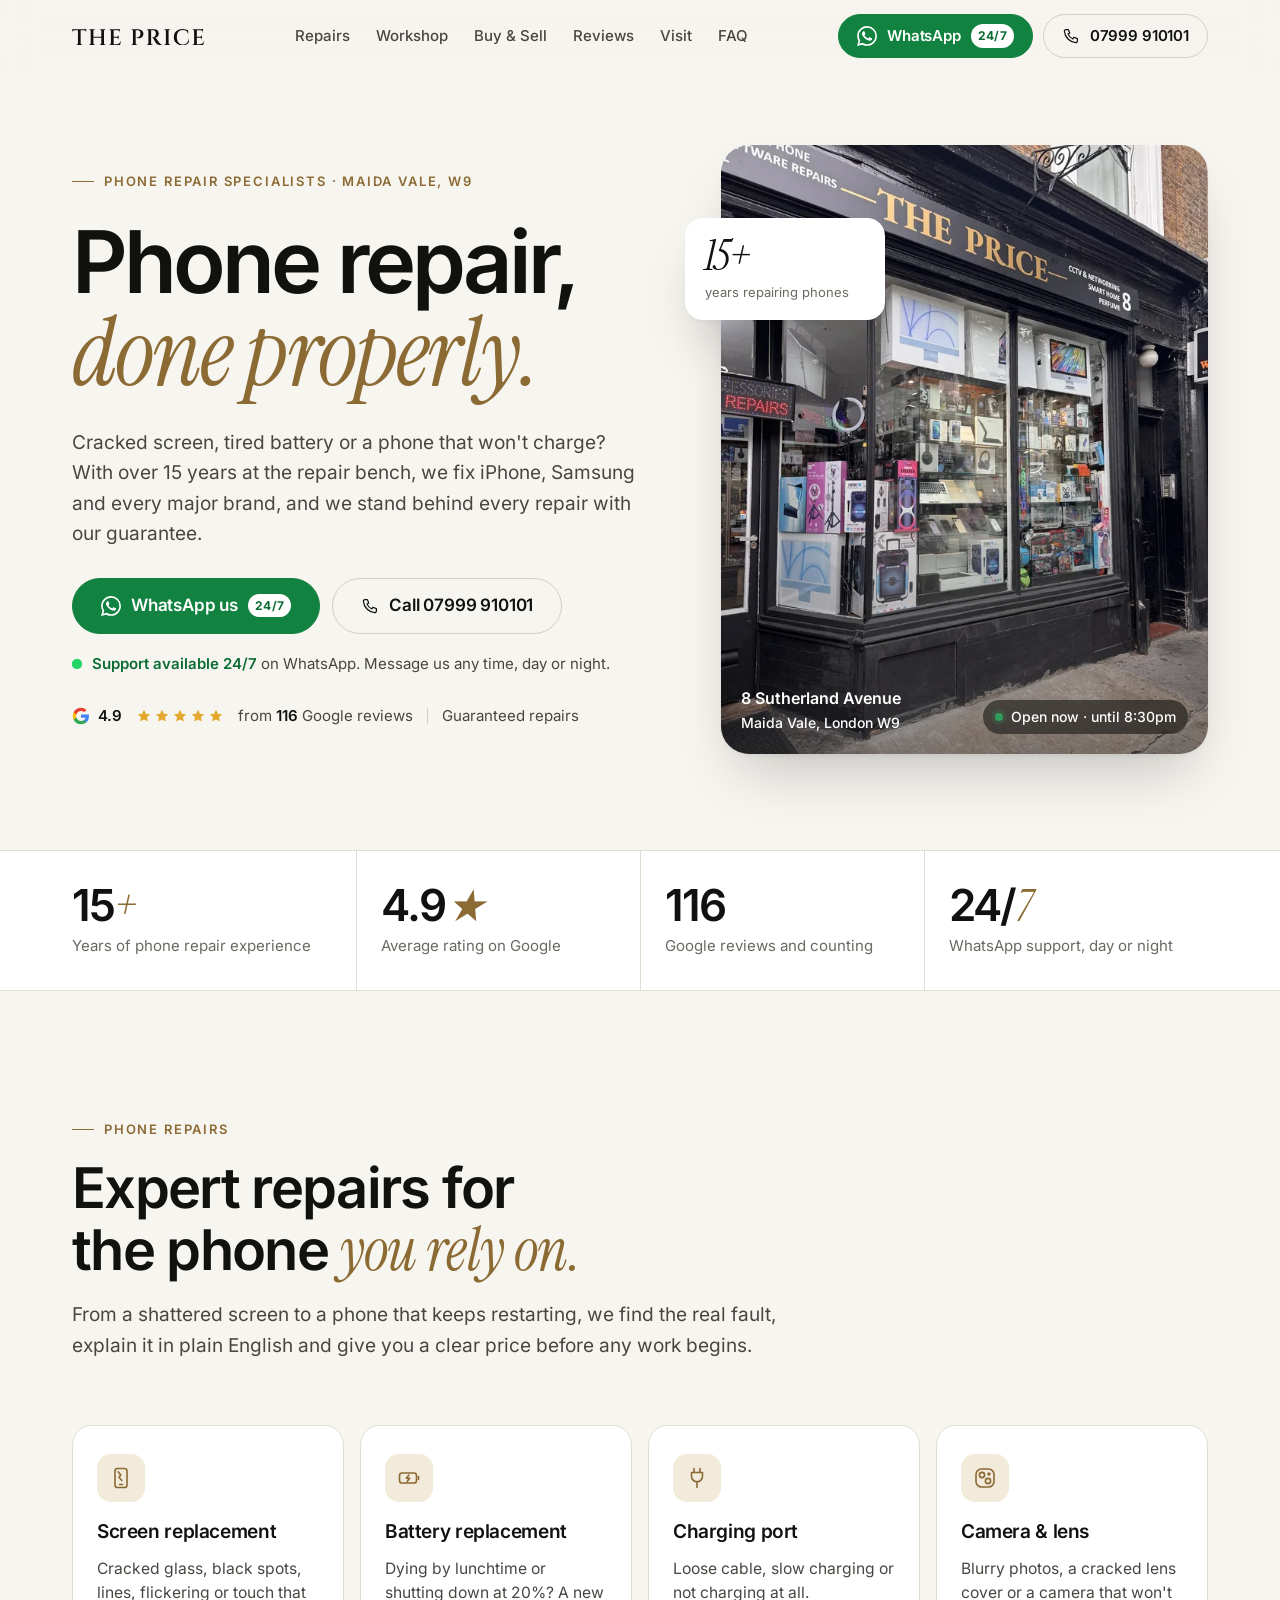
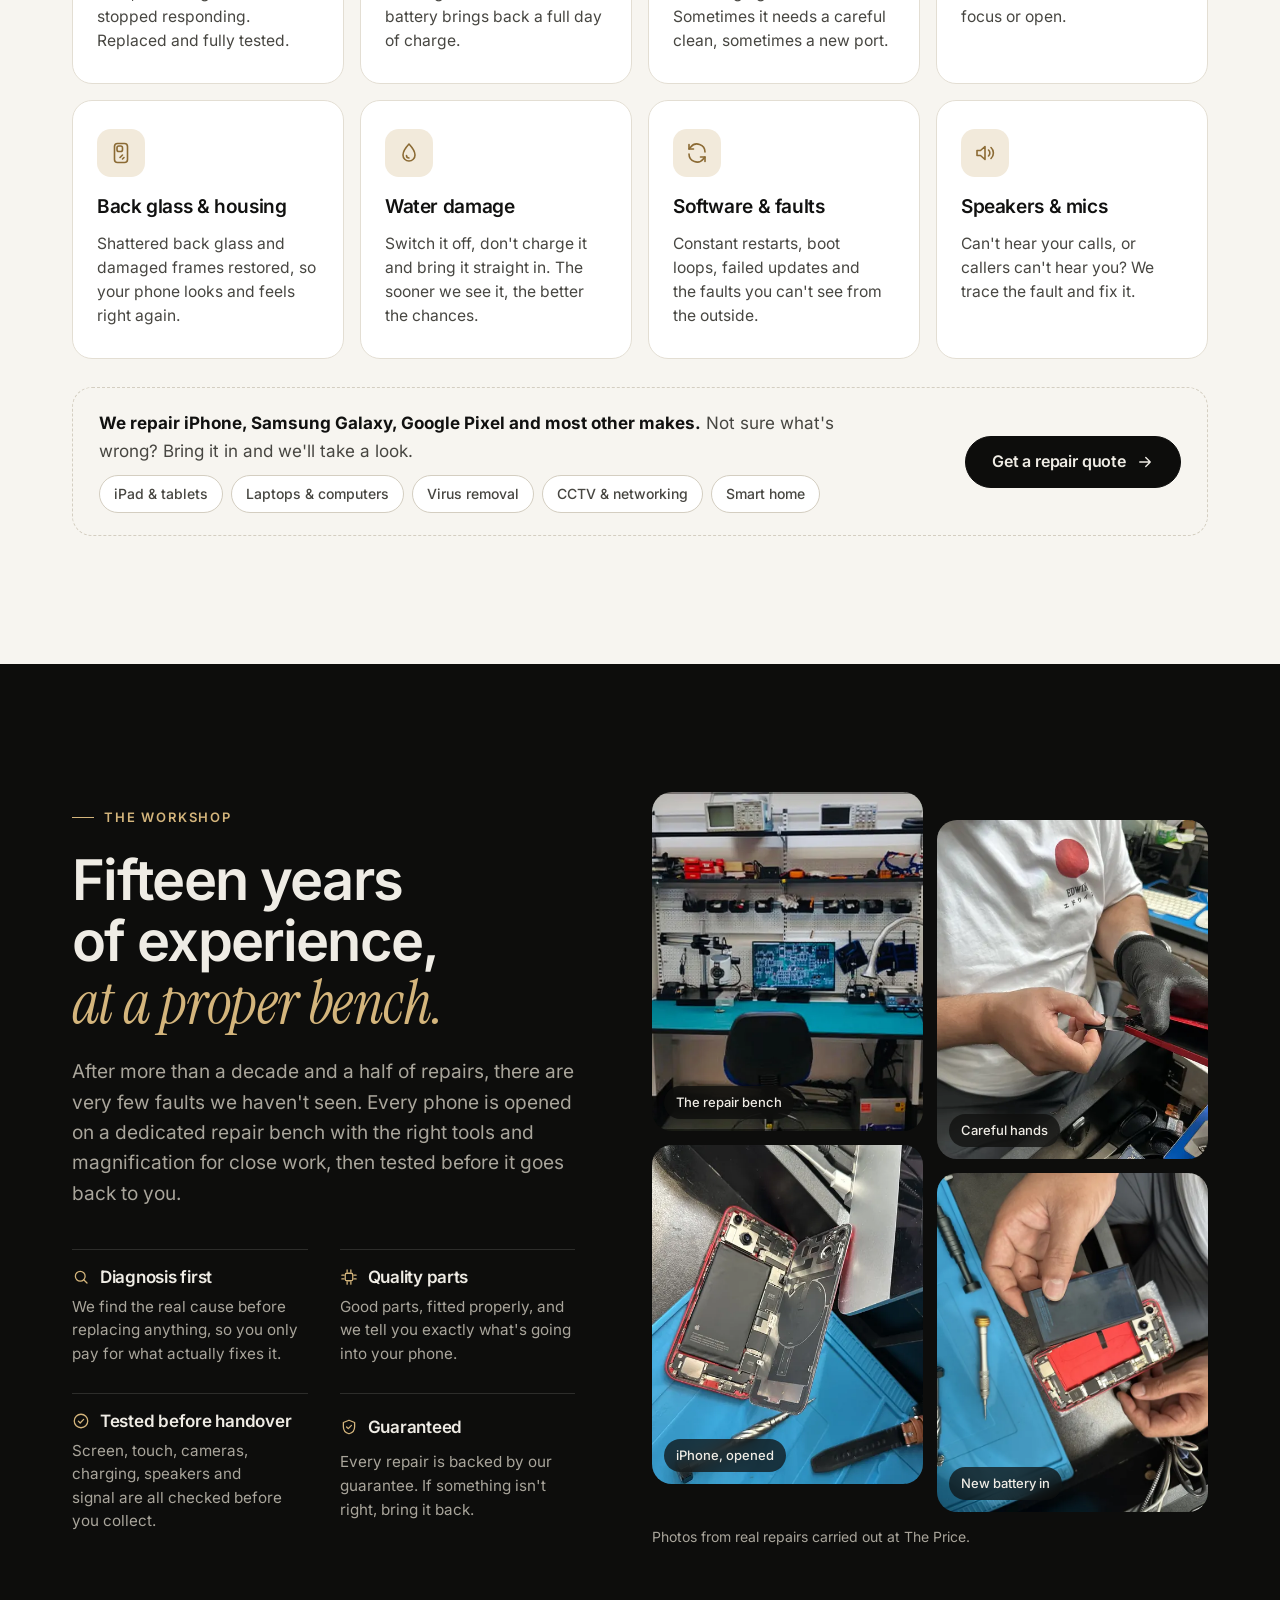
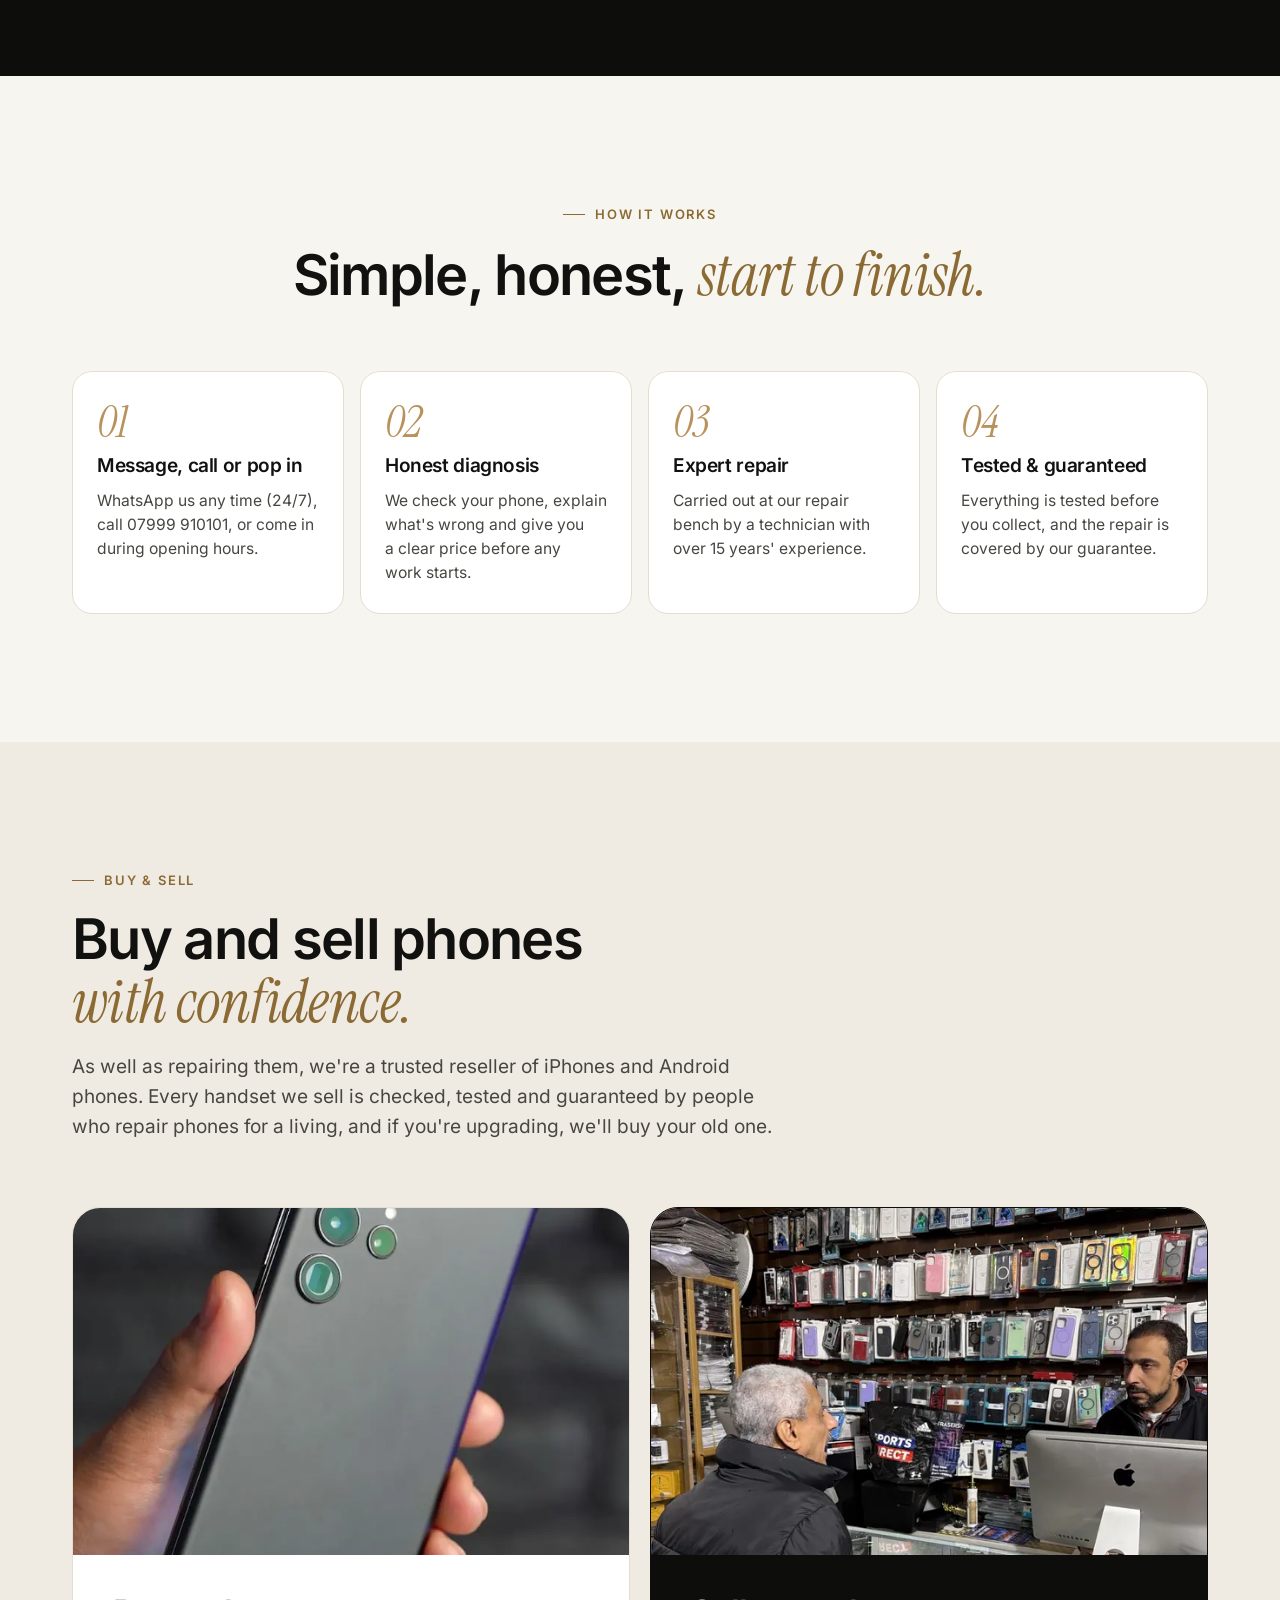
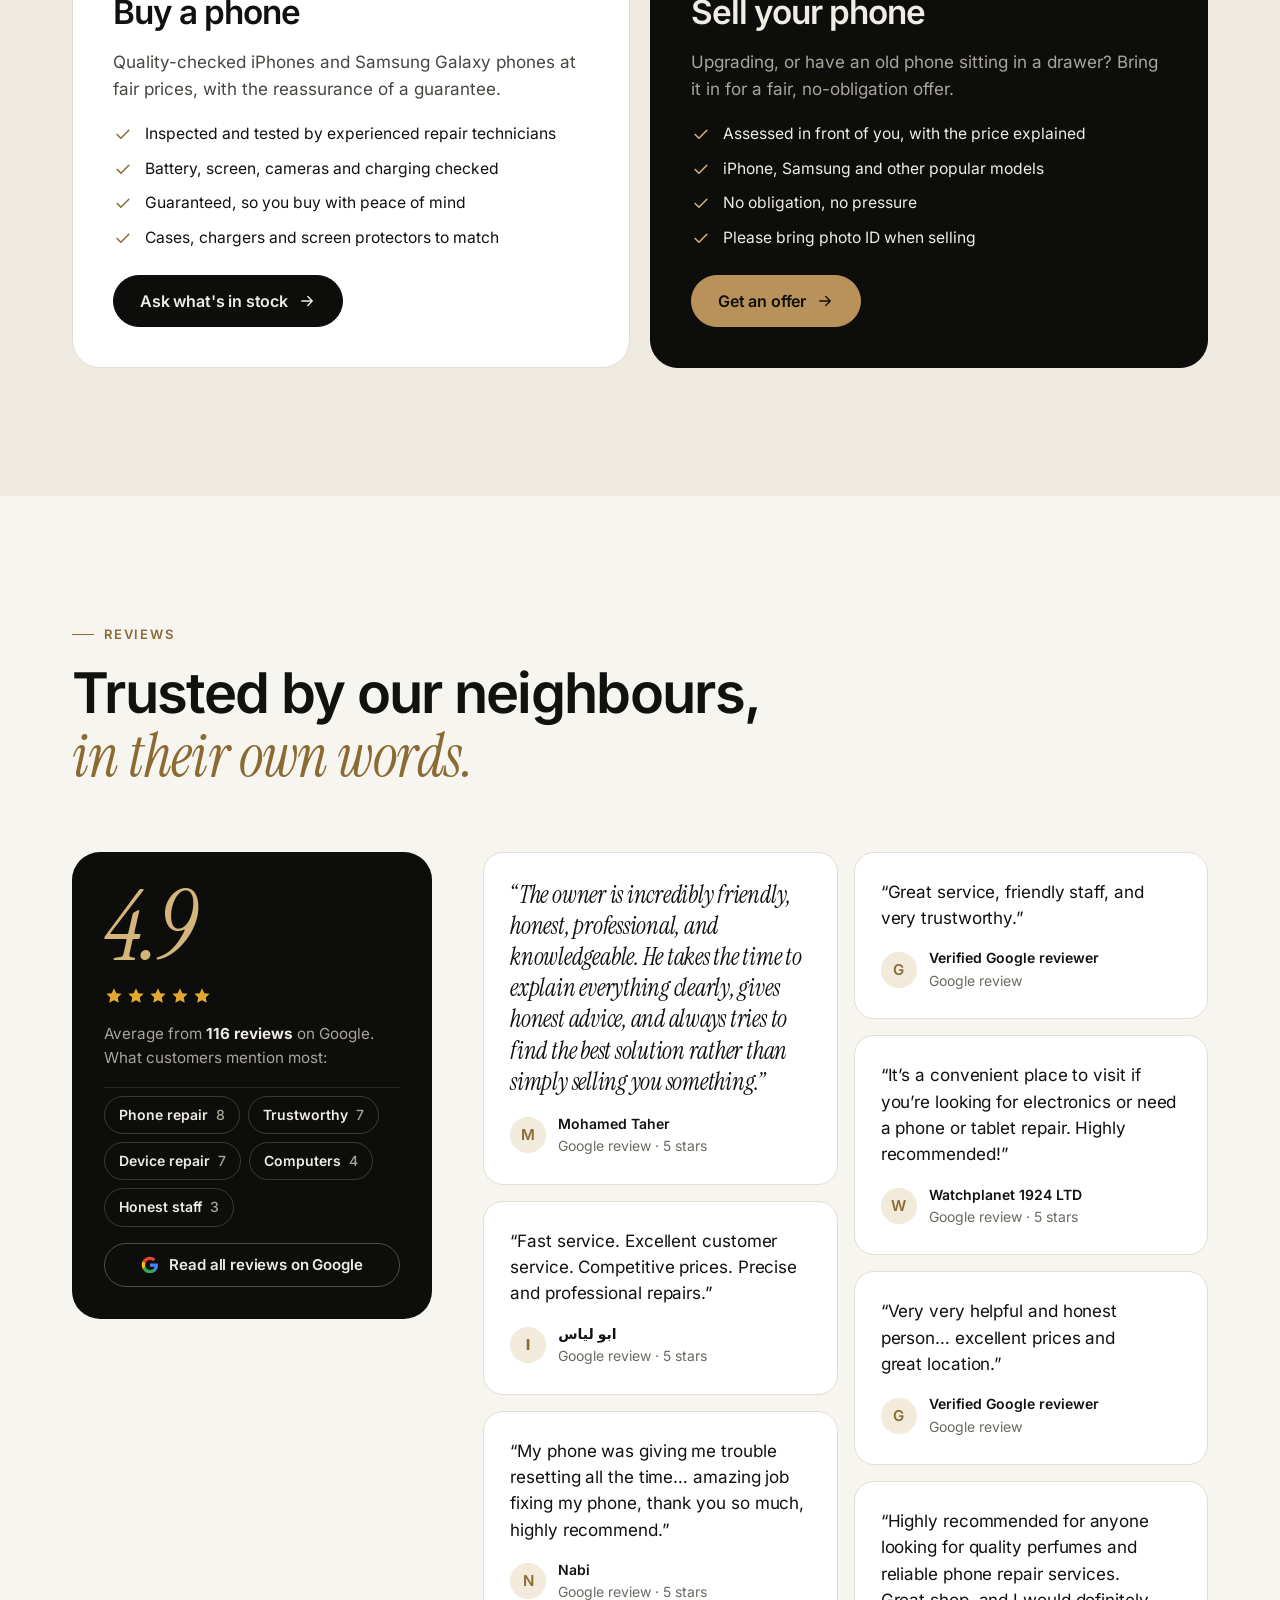
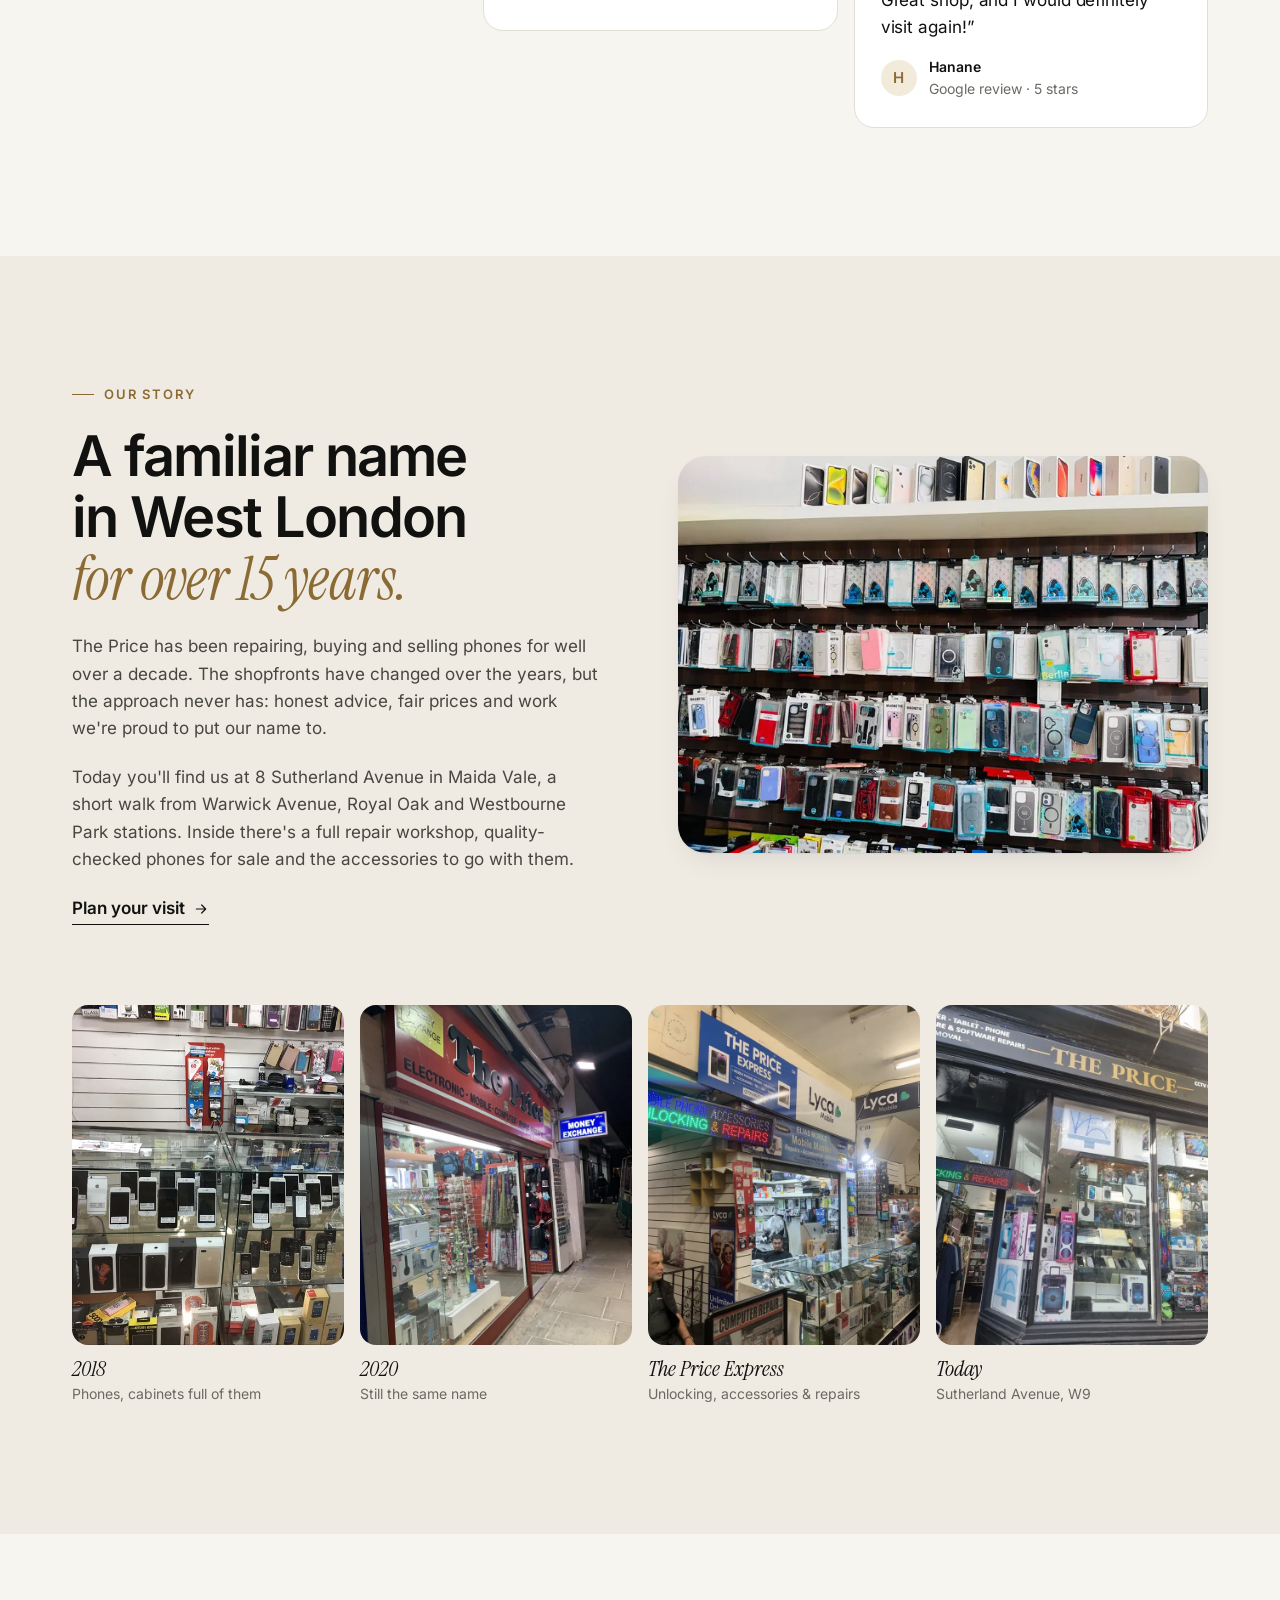
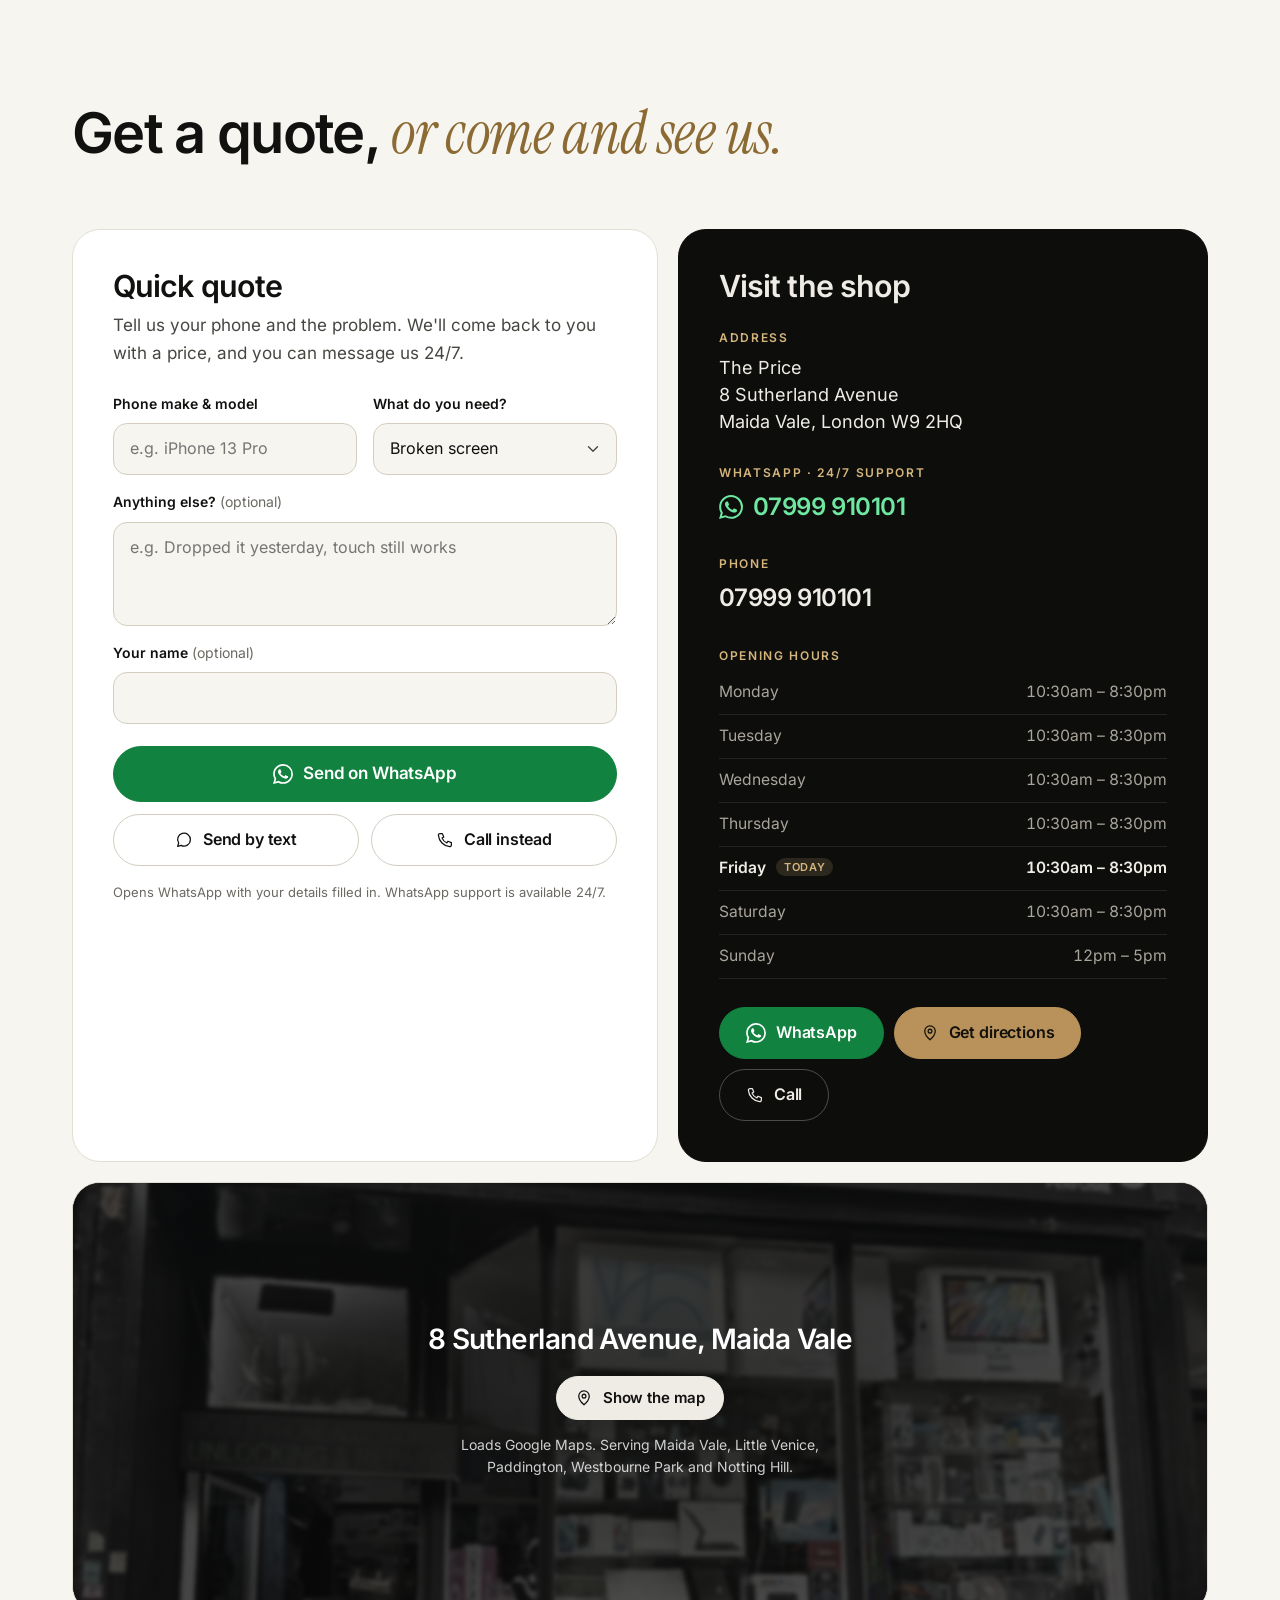
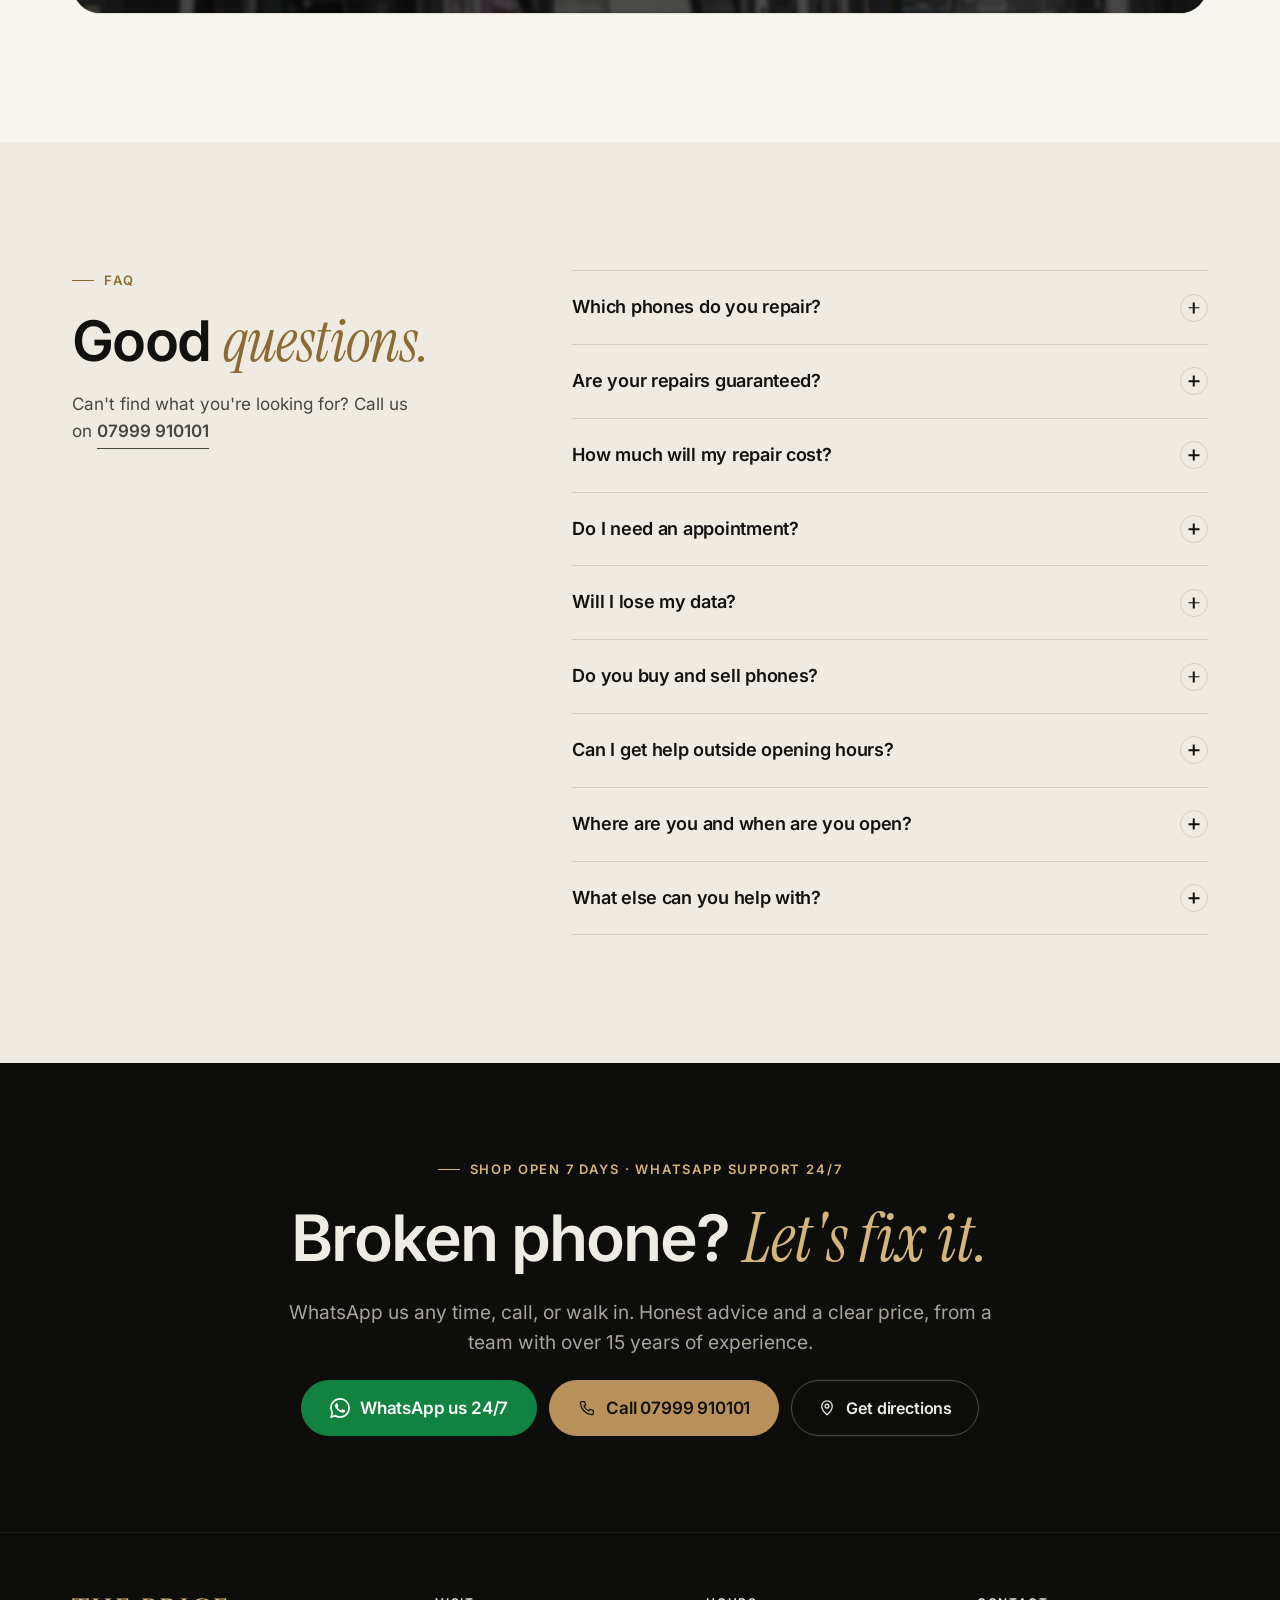
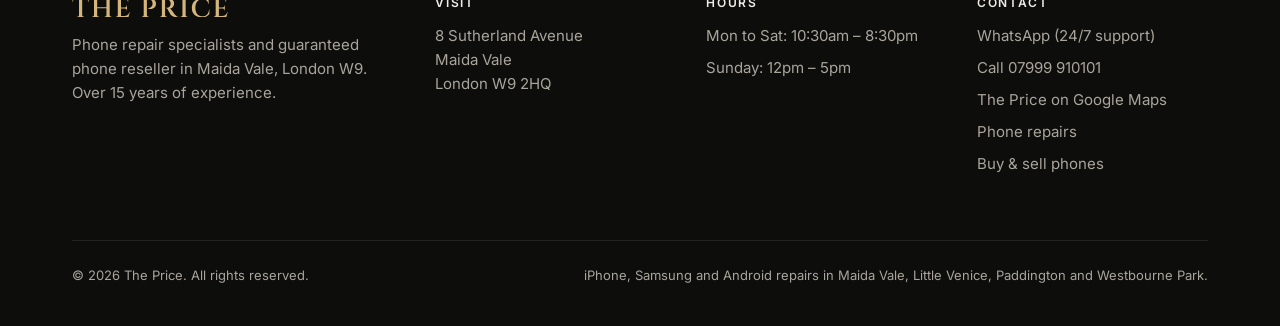
<file: the-price/index.html>
<!doctype html>
<html lang="en-GB">
<head>
  <meta charset="utf-8">
  <meta name="viewport" content="width=device-width, initial-scale=1, viewport-fit=cover">
  <title>Phone Repair Maida Vale W9 | iPhone &amp; Samsung | The Price</title>
  <meta name="description" content="Expert iPhone, Samsung and Android phone repairs in Maida Vale, London W9. Over 15 years' experience, rated 4.9 on Google. Guaranteed phones bought and sold.">
  <link rel="canonical" href="https://peterkiselev-web.github.io/desktop-tutorial/the-price/">
  <meta name="robots" content="index, follow, max-image-preview:large">
  <meta name="theme-color" content="#f7f5f0">
  <meta name="format-detection" content="telephone=no">

  <!-- Local SEO -->
  <meta name="geo.region" content="GB-WSM">
  <meta name="geo.placename" content="Maida Vale, London">
  <meta name="geo.position" content="51.5232356;-0.1943343">
  <meta name="ICBM" content="51.5232356, -0.1943343">

  <!-- Social cards -->
  <meta property="og:type" content="website">
  <meta property="og:site_name" content="The Price">
  <meta property="og:locale" content="en_GB">
  <meta property="og:title" content="The Price | Expert Phone Repair in Maida Vale, London W9">
  <meta property="og:description" content="Over 15 years repairing iPhone, Samsung and Android phones. Rated 4.9 from 116 Google reviews. Guaranteed phones bought and sold.">
  <meta property="og:url" content="https://peterkiselev-web.github.io/desktop-tutorial/the-price/">
  <meta property="og:image" content="https://peterkiselev-web.github.io/desktop-tutorial/the-price/og-image.jpg">
  <meta property="og:image:width" content="1200">
  <meta property="og:image:height" content="630">
  <meta property="og:image:alt" content="The Price shopfront at 8 Sutherland Avenue, Maida Vale">
  <meta name="twitter:card" content="summary_large_image">
  <meta name="twitter:title" content="The Price | Expert Phone Repair in Maida Vale, London W9">
  <meta name="twitter:description" content="Over 15 years repairing iPhone, Samsung and Android phones. Rated 4.9 from 116 Google reviews.">
  <meta name="twitter:image" content="https://peterkiselev-web.github.io/desktop-tutorial/the-price/og-image.jpg">

  <link rel="icon" href="favicon.svg" type="image/svg+xml">
  <link rel="icon" href="favicon-32.png" sizes="32x32" type="image/png">
  <link rel="apple-touch-icon" href="apple-touch-icon.png">
  <link rel="manifest" href="site.webmanifest">

  <link rel="preload" href="assets/fonts/inter-var.woff2" as="font" type="font/woff2" crossorigin>
  <link rel="stylesheet" href="assets/css/style.css">

  <script type="application/ld+json">
  {
    "@context": "https://schema.org",
    "@graph": [
      {
        "@type": "MobilePhoneStore",
        "@id": "https://peterkiselev-web.github.io/desktop-tutorial/the-price/#business",
        "name": "The Price",
        "description": "Phone repair specialists in Maida Vale, London W9, with over 15 years' experience repairing iPhone, Samsung and Android phones. Guaranteed repairs, and quality-checked, guaranteed phones bought and sold.",
        "url": "https://peterkiselev-web.github.io/desktop-tutorial/the-price/",
        "telephone": "+447999910101",
        "contactPoint": {
          "@type": "ContactPoint",
          "telephone": "+447999910101",
          "contactType": "customer support",
          "availableLanguage": "English",
          "hoursAvailable": {
            "@type": "OpeningHoursSpecification",
            "dayOfWeek": [
              "Monday",
              "Tuesday",
              "Wednesday",
              "Thursday",
              "Friday",
              "Saturday",
              "Sunday"
            ],
            "opens": "00:00",
            "closes": "23:59"
          }
        },
        "image": [
          "https://peterkiselev-web.github.io/desktop-tutorial/the-price/og-image.jpg",
          "https://peterkiselev-web.github.io/desktop-tutorial/the-price/assets/img/storefront-1400.webp",
          "https://peterkiselev-web.github.io/desktop-tutorial/the-price/assets/img/shopfront-window-1440.webp"
        ],
        "logo": "https://peterkiselev-web.github.io/desktop-tutorial/the-price/icon-512.png",
        "address": {
          "@type": "PostalAddress",
          "streetAddress": "8 Sutherland Avenue",
          "addressLocality": "London",
          "postalCode": "W9 2HQ",
          "addressCountry": "GB"
        },
        "geo": {
          "@type": "GeoCoordinates",
          "latitude": 51.5232356,
          "longitude": -0.1943343
        },
        "hasMap": "https://maps.google.com/?cid=17283873862844041026",
        "sameAs": [
          "https://maps.google.com/?cid=17283873862844041026"
        ],
        "openingHoursSpecification": [
          {
            "@type": "OpeningHoursSpecification",
            "dayOfWeek": [
              "Monday",
              "Tuesday",
              "Wednesday",
              "Thursday",
              "Friday",
              "Saturday"
            ],
            "opens": "10:30",
            "closes": "20:30"
          },
          {
            "@type": "OpeningHoursSpecification",
            "dayOfWeek": "Sunday",
            "opens": "12:00",
            "closes": "17:00"
          }
        ],
        "areaServed": [
          {
            "@type": "Place",
            "name": "Maida Vale"
          },
          {
            "@type": "Place",
            "name": "Little Venice"
          },
          {
            "@type": "Place",
            "name": "Paddington"
          },
          {
            "@type": "Place",
            "name": "Westbourne Park"
          },
          {
            "@type": "Place",
            "name": "Notting Hill"
          },
          {
            "@type": "Place",
            "name": "Bayswater"
          },
          {
            "@type": "Place",
            "name": "Kilburn"
          },
          {
            "@type": "Place",
            "name": "St John's Wood"
          }
        ],
        "knowsAbout": [
          "iPhone repair",
          "Samsung Galaxy repair",
          "Android phone repair",
          "Phone screen replacement",
          "Phone battery replacement",
          "Charging port repair",
          "Water damage repair",
          "iPad and tablet repair",
          "Computer repair",
          "Buying and selling used phones"
        ],
        "hasOfferCatalog": {
          "@type": "OfferCatalog",
          "name": "Phone repair and resale services",
          "itemListElement": [
            {
              "@type": "Offer",
              "itemOffered": {
                "@type": "Service",
                "name": "Phone screen replacement",
                "description": "Cracked or unresponsive screens replaced on iPhone, Samsung Galaxy and other phones."
              }
            },
            {
              "@type": "Offer",
              "itemOffered": {
                "@type": "Service",
                "name": "Phone battery replacement",
                "description": "Worn batteries replaced to restore all-day charge."
              }
            },
            {
              "@type": "Offer",
              "itemOffered": {
                "@type": "Service",
                "name": "Charging port repair",
                "description": "Charging ports cleaned, repaired or replaced."
              }
            },
            {
              "@type": "Offer",
              "itemOffered": {
                "@type": "Service",
                "name": "Camera and lens repair"
              }
            },
            {
              "@type": "Offer",
              "itemOffered": {
                "@type": "Service",
                "name": "Back glass and housing repair"
              }
            },
            {
              "@type": "Offer",
              "itemOffered": {
                "@type": "Service",
                "name": "Water damage repair"
              }
            },
            {
              "@type": "Offer",
              "itemOffered": {
                "@type": "Service",
                "name": "Software fault repair",
                "description": "Boot loops, constant restarts and update failures diagnosed and fixed."
              }
            },
            {
              "@type": "Offer",
              "itemOffered": {
                "@type": "Service",
                "name": "Speaker and microphone repair"
              }
            },
            {
              "@type": "Offer",
              "itemOffered": {
                "@type": "Service",
                "name": "Used phone sales",
                "description": "Quality-checked, tested and guaranteed iPhones and Android phones."
              }
            },
            {
              "@type": "Offer",
              "itemOffered": {
                "@type": "Service",
                "name": "We buy phones",
                "description": "Fair offers for your old phone, assessed in store."
              }
            }
          ]
        }
      },
      {
        "@type": "WebSite",
        "@id": "https://peterkiselev-web.github.io/desktop-tutorial/the-price/#website",
        "url": "https://peterkiselev-web.github.io/desktop-tutorial/the-price/",
        "name": "The Price",
        "inLanguage": "en-GB",
        "publisher": {
          "@id": "https://peterkiselev-web.github.io/desktop-tutorial/the-price/#business"
        }
      },
      {
        "@type": "FAQPage",
        "@id": "https://peterkiselev-web.github.io/desktop-tutorial/the-price/#faq",
        "mainEntity": [
          {
            "@type": "Question",
            "name": "Which phones do you repair?",
            "acceptedAnswer": {
              "@type": "Answer",
              "text": "We repair iPhone, Samsung Galaxy, Google Pixel and most other makes, as well as iPads, Android tablets and computers."
            }
          },
          {
            "@type": "Question",
            "name": "Are your repairs guaranteed?",
            "acceptedAnswer": {
              "@type": "Answer",
              "text": "Yes. Every repair is backed by our guarantee. If anything isn't right with the work we've done, bring it back and we'll put it right."
            }
          },
          {
            "@type": "Question",
            "name": "How much will my repair cost?",
            "acceptedAnswer": {
              "@type": "Answer",
              "text": "It depends on the model and the fault. Call, text or pop in and we'll give you a clear price before any work begins, so there are no surprises."
            }
          },
          {
            "@type": "Question",
            "name": "Do I need an appointment?",
            "acceptedAnswer": {
              "@type": "Answer",
              "text": "No. Just come in during opening hours. If you'd like to check we have the part for your model first, WhatsApp or call us on 07999 910101."
            }
          },
          {
            "@type": "Question",
            "name": "Will I lose my data?",
            "acceptedAnswer": {
              "@type": "Answer",
              "text": "Most repairs, like screens, batteries and charging ports, don't touch your data. We still recommend backing up your phone before any repair, just in case."
            }
          },
          {
            "@type": "Question",
            "name": "Do you buy and sell phones?",
            "acceptedAnswer": {
              "@type": "Answer",
              "text": "Yes. We sell quality-checked, guaranteed iPhones and Android phones, and we buy phones too. Bring yours in with photo ID for a fair, no-obligation offer."
            }
          },
          {
            "@type": "Question",
            "name": "Can I get help outside opening hours?",
            "acceptedAnswer": {
              "@type": "Answer",
              "text": "Yes. Our WhatsApp support is available 24/7, so you can message us on 07999 910101 any time, day or night. The shop itself is open seven days a week."
            }
          },
          {
            "@type": "Question",
            "name": "Where are you and when are you open?",
            "acceptedAnswer": {
              "@type": "Answer",
              "text": "We're at 8 Sutherland Avenue, Maida Vale, London W9 2HQ. We're open Monday to Saturday from 10:30am to 8:30pm, and Sunday from 12pm to 5pm."
            }
          },
          {
            "@type": "Question",
            "name": "What else can you help with?",
            "acceptedAnswer": {
              "@type": "Answer",
              "text": "Tablet and computer repairs, virus removal, CCTV and networking, smart home setup, plus phone accessories such as cases, chargers and screen protectors."
            }
          }
        ]
      }
    ]
  }
  </script>
  <script>document.documentElement.classList.add('js');</script>
</head>
<body>
  <a class="skip-link" href="#main">Skip to content</a>

  <!-- Icon sprite -->
  <svg width="0" height="0" style="position:absolute" aria-hidden="true" focusable="false">
    <defs>
      <symbol id="wordmark" viewBox="0 -30 5940 760"><path fill="currentColor" d="M387 3V700H265V3ZM635 -1V37H16V-1ZM635 34V139L625 138V125Q625 86 601 62Q577 38 538 37V34ZM635 -19V10L513 -1Q535 -1 559.5 -4Q584 -7 605 -11Q626 -15 635 -19ZM268 627V700H188V690Q188 690 194.5 690Q201 690 201 690Q227 690 245.5 671.5Q264 653 265 627ZM384 627H387Q388 653 406.5 671.5Q425 690 451 690Q451 690 457.5 690Q464 690 464 690V700H384ZM113 34V37Q74 38 50 62Q26 86 26 125V138L16 139V34ZM16 -19Q26 -15 46.5 -11Q67 -7 92 -4Q117 -1 138 -1L16 10ZM1431 0V700H1309V0ZM957 0V700H835V0ZM1318 333V371H947V333ZM838 627V700H758V690Q758 690 764.5 690Q771 690 771 690Q797 690 815.5 671.5Q834 653 835 627ZM838 73H835Q834 47 815.5 28.5Q797 10 771 10Q771 10 764.5 10Q758 10 758 10V0H838ZM954 627H957Q958 653 976.5 671.5Q995 690 1021 690Q1021 690 1027 690Q1033 690 1034 690V700H954ZM954 73V0H1034V10Q1033 10 1027 10Q1021 10 1021 10Q995 10 976.5 28.5Q958 47 957 73ZM1312 627V700H1232V690Q1233 690 1239 690Q1245 690 1245 690Q1271 690 1290 671.5Q1309 653 1309 627ZM1312 73H1309Q1309 47 1290 28.5Q1271 10 1245 10Q1245 10 1239 10Q1233 10 1232 10V0H1312ZM1428 627H1431Q1432 653 1450.5 671.5Q1469 690 1495 690Q1495 690 1501.5 690Q1508 690 1508 690V700H1428ZM1428 73V0H1508V10Q1508 10 1501.5 10Q1495 10 1495 10Q1469 10 1450.5 28.5Q1432 47 1431 73ZM1862 0V700H1740V0ZM2127 661 2144 700H1859V661ZM2089 336V374H1859V336ZM2136 0V39H1859V0ZM2197 510 2147 700H1960L1996 661Q2047 661 2084 642.5Q2121 624 2146 589.5Q2171 555 2187 510ZM2089 372V458H2079V447Q2079 416 2058 395Q2037 374 2006 374V372ZM2089 252V338H2006V336Q2037 335 2058 314Q2079 293 2079 262V252ZM2136 36V140H2126V126Q2126 88 2102 63.5Q2078 39 2038 38V36ZM2136 -18V11L2014 0Q2036 0 2060.5 -3Q2085 -6 2106 -10Q2127 -14 2136 -18ZM1743 627V700H1663V690Q1663 690 1669.5 690Q1676 690 1676 690Q1702 690 1720.5 671.5Q1739 653 1740 627ZM1743 73H1740Q1739 47 1720.5 28.5Q1702 10 1676 10Q1676 10 1669.5 10Q1663 10 1663 10V0H1743ZM2834 0H2957Q3036 0 3087.5 24.5Q3139 49 3165 92Q3191 135 3192 192Q3193 242 3174.5 282Q3156 322 3123.5 349Q3091 376 3050.5 388.5Q3010 401 2966 395.5Q2922 390 2881 365V355Q2881 355 2894.5 356Q2908 357 2930 353.5Q2952 350 2976.5 339.5Q3001 329 3022 305.5Q3043 282 3054 243Q3058 230 3059.5 214Q3061 198 3060 183Q3059 117 3025 77.5Q2991 38 2929 38H2844Q2844 38 2841.5 28.5Q2839 19 2836.5 9.5Q2834 0 2834 0ZM2847 0V700H2725V0ZM2728 627V700H2648V690Q2649 690 2654.5 690Q2660 690 2661 690Q2687 690 2705.5 671.5Q2724 653 2725 627ZM2728 73H2725Q2725 47 2706 28.5Q2687 10 2661 10Q2660 10 2655 10Q2650 10 2649 10L2648 0H2728ZM2844 627H2847Q2848 653 2866.5 671.5Q2885 690 2911 690Q2911 690 2917 690Q2923 690 2924 690V700H2844ZM3524 0H3657Q3702 0 3742.5 11Q3783 22 3814 45Q3845 68 3862.5 103.5Q3880 139 3880 188Q3880 232 3861 275Q3842 318 3805 346.5Q3768 375 3714 379Q3741 388 3765.5 412.5Q3790 437 3806 461Q3807 462 3818.5 479.5Q3830 497 3847 522Q3864 547 3882.5 572Q3901 597 3915 614Q3937 640 3955.5 656.5Q3974 673 3995 681.5Q4016 690 4043 690V700H3960Q3908 700 3867.5 689Q3827 678 3797 656Q3767 634 3745 601Q3739 592 3728 573.5Q3717 555 3704 532Q3691 509 3678.5 487.5Q3666 466 3657.5 449Q3649 432 3646 425Q3630 396 3611 378Q3592 360 3570 358V348Q3572 348 3583 348.5Q3594 349 3608 348Q3635 347 3662.5 338Q3690 329 3712 304.5Q3734 280 3744 236Q3746 227 3748 213Q3750 199 3749 184Q3746 114 3713 78Q3680 42 3629 40Q3610 39 3589 39.5Q3568 40 3552.5 40Q3537 40 3534 40Q3534 39 3531.5 29Q3529 19 3526.5 9.5Q3524 0 3524 0ZM3537 0V700H3415V0ZM3418 627V700H3338V690Q3339 690 3344.5 690Q3350 690 3351 690Q3377 690 3395.5 671.5Q3414 653 3415 627ZM3418 73H3415Q3414 47 3395.5 28.5Q3377 10 3351 10Q3350 10 3344.5 10Q3339 10 3338 10V0H3418ZM3534 627H3537Q3537 653 3556 671.5Q3575 690 3601 690Q3602 690 3607.5 690Q3613 690 3613 690V700H3534ZM4319 0V700H4197V0ZM4200 627V700H4120V690Q4120 690 4126.5 690Q4133 690 4133 690Q4159 690 4177.5 671.5Q4196 653 4197 627ZM4200 73H4197Q4196 47 4177.5 28.5Q4159 10 4133 10Q4133 10 4126.5 10Q4120 10 4120 10V0H4200ZM4316 627H4319Q4320 653 4338.5 671.5Q4357 690 4383 690Q4383 690 4389 690Q4395 690 4396 690V700H4316ZM4316 73V0H4396V10Q4395 10 4389 10Q4383 10 4383 10Q4357 10 4338.5 28.5Q4320 47 4319 73ZM5220 408 5222 575Q5199 614 5161 645.5Q5123 677 5068.5 695.5Q5014 714 4941 714Q4825 713 4737 669Q4649 625 4600.5 543.5Q4552 462 4552 349Q4552 238 4600 156.5Q4648 75 4736 30.5Q4824 -14 4945 -14Q5023 -14 5085 3.5Q5147 21 5190 45L5198 206H5189Q5164 111 5100.5 67.5Q5037 24 4952 24Q4870 24 4810.5 63.5Q4751 103 4718.5 175.5Q4686 248 4686 347Q4686 446 4717.5 519.5Q4749 593 4806.5 633.5Q4864 674 4941 676Q5016 676 5071.5 650.5Q5127 625 5162.5 566Q5198 507 5212 408ZM5582 0V700H5460V0ZM5847 661 5864 700H5579V661ZM5809 336V374H5579V336ZM5856 0V39H5579V0ZM5917 510 5867 700H5680L5716 661Q5767 661 5804 642.5Q5841 624 5866 589.5Q5891 555 5907 510ZM5809 372V458H5799V447Q5799 416 5778 395Q5757 374 5726 374V372ZM5809 252V338H5726V336Q5757 335 5778 314Q5799 293 5799 262V252ZM5856 36V140H5846V126Q5846 88 5822 63.5Q5798 39 5758 38V36ZM5856 -18V11L5734 0Q5756 0 5780.5 -3Q5805 -6 5826 -10Q5847 -14 5856 -18ZM5463 627V700H5383V690Q5383 690 5389.5 690Q5396 690 5396 690Q5422 690 5440.5 671.5Q5459 653 5460 627ZM5463 73H5460Q5459 47 5440.5 28.5Q5422 10 5396 10Q5396 10 5389.5 10Q5383 10 5383 10V0H5463Z"/></symbol>
      <symbol id="i-screen" viewBox="0 0 24 24"><g fill="none" stroke="currentColor" stroke-width="1.6" stroke-linecap="round" stroke-linejoin="round"><rect x="6" y="2.5" width="12" height="19" rx="2.6"/><path d="M10.5 18.5h3"/><path d="m9.2 5.8 2.6 3.2-1.8 2.3 2.8 3.2"/></g></symbol>
      <symbol id="i-battery" viewBox="0 0 24 24"><g fill="none" stroke="currentColor" stroke-width="1.6" stroke-linecap="round" stroke-linejoin="round"><rect x="2.5" y="7" width="17" height="10" rx="2.6"/><path d="M21.5 10.5v3"/><path d="m11.8 9-2.4 3.2h3.2L10.2 15.5"/></g></symbol>
      <symbol id="i-plug" viewBox="0 0 24 24"><g fill="none" stroke="currentColor" stroke-width="1.6" stroke-linecap="round" stroke-linejoin="round"><path d="M9 2.5v4M15 2.5v4"/><path d="M6.5 6.5h11v3.8a5.5 5.5 0 0 1-11 0V6.5Z"/><path d="M12 15.8v5.7"/></g></symbol>
      <symbol id="i-camera" viewBox="0 0 24 24"><g fill="none" stroke="currentColor" stroke-width="1.6" stroke-linecap="round" stroke-linejoin="round"><rect x="3" y="3" width="18" height="18" rx="5.5"/><circle cx="9" cy="9" r="2.6"/><circle cx="15" cy="15" r="2.6"/><circle cx="16" cy="8" r=".9"/></g></symbol>
      <symbol id="i-back" viewBox="0 0 24 24"><g fill="none" stroke="currentColor" stroke-width="1.6" stroke-linecap="round" stroke-linejoin="round"><rect x="5.5" y="2.5" width="13" height="19" rx="3"/><rect x="8" y="5" width="5.5" height="5.5" rx="1.8"/><path d="M11 16.5l2.5-2.5M13.5 18l1.5-1.5"/></g></symbol>
      <symbol id="i-drop" viewBox="0 0 24 24"><g fill="none" stroke="currentColor" stroke-width="1.6" stroke-linecap="round" stroke-linejoin="round"><path d="M12 3s6 6.4 6 11a6 6 0 0 1-12 0c0-4.6 6-11 6-11Z"/><path d="M9.5 14.5a2.5 2.5 0 0 0 2.5 2.5"/></g></symbol>
      <symbol id="i-cycle" viewBox="0 0 24 24"><g fill="none" stroke="currentColor" stroke-width="1.6" stroke-linecap="round" stroke-linejoin="round"><path d="M20 11a8 8 0 0 0-14.3-4.9L4 8"/><path d="M4 3.5V8h4.5"/><path d="M4 13a8 8 0 0 0 14.3 4.9L20 16"/><path d="M20 20.5V16h-4.5"/></g></symbol>
      <symbol id="i-sound" viewBox="0 0 24 24"><g fill="none" stroke="currentColor" stroke-width="1.6" stroke-linecap="round" stroke-linejoin="round"><path d="M4 9.5v5h3.5L12 18.5v-13L7.5 9.5H4Z"/><path d="M15.5 9a4 4 0 0 1 0 6M18 6.5a7.5 7.5 0 0 1 0 11"/></g></symbol>
      <symbol id="i-check" viewBox="0 0 24 24"><path fill="none" stroke="currentColor" stroke-width="1.8" stroke-linecap="round" stroke-linejoin="round" d="m5 12.5 4.5 4.5L19 7.5"/></symbol>
      <symbol id="i-arrow" viewBox="0 0 24 24"><path fill="none" stroke="currentColor" stroke-width="1.8" stroke-linecap="round" stroke-linejoin="round" d="M5 12h14M13 6l6 6-6 6"/></symbol>
      <symbol id="i-phone" viewBox="0 0 24 24"><path fill="none" stroke="currentColor" stroke-width="1.7" stroke-linecap="round" stroke-linejoin="round" d="M5.2 3.5h3.3l1.8 4.6-2.2 1.4a11.5 11.5 0 0 0 6.4 6.4l1.4-2.2 4.6 1.8v3.3a2 2 0 0 1-2.2 2A16.5 16.5 0 0 1 3.2 5.7a2 2 0 0 1 2-2.2Z"/></symbol>
      <symbol id="i-pin" viewBox="0 0 24 24"><g fill="none" stroke="currentColor" stroke-width="1.7" stroke-linecap="round" stroke-linejoin="round"><path d="M12 21s-7-6.2-7-11.5a7 7 0 0 1 14 0C19 14.8 12 21 12 21Z"/><circle cx="12" cy="9.5" r="2.5"/></g></symbol>
      <symbol id="i-chat" viewBox="0 0 24 24"><path fill="none" stroke="currentColor" stroke-width="1.7" stroke-linecap="round" stroke-linejoin="round" d="M20.5 11.5a8.5 8.5 0 0 1-12.4 7.6L3.5 20.5l1.4-4.5a8.5 8.5 0 1 1 15.6-4.5Z"/></symbol>
      <symbol id="i-shield" viewBox="0 0 24 24"><g fill="none" stroke="currentColor" stroke-width="1.7" stroke-linecap="round" stroke-linejoin="round"><path d="M12 3 4.5 6v5.5c0 4.6 3.2 8.3 7.5 9.5 4.3-1.2 7.5-4.9 7.5-9.5V6L12 3Z"/><path d="m8.8 12 2.2 2.2 4.3-4.4"/></g></symbol>
      <symbol id="i-search" viewBox="0 0 24 24"><g fill="none" stroke="currentColor" stroke-width="1.7" stroke-linecap="round" stroke-linejoin="round"><circle cx="11" cy="11" r="6.5"/><path d="m20 20-4.4-4.4"/></g></symbol>
      <symbol id="i-chip" viewBox="0 0 24 24"><g fill="none" stroke="currentColor" stroke-width="1.7" stroke-linecap="round" stroke-linejoin="round"><rect x="7" y="7" width="10" height="10" rx="2"/><path d="M9.5 2.5v3M14.5 2.5v3M9.5 18.5v3M14.5 18.5v3M2.5 9.5h3M2.5 14.5h3M18.5 9.5h3M18.5 14.5h3"/></g></symbol>
      <symbol id="i-test" viewBox="0 0 24 24"><g fill="none" stroke="currentColor" stroke-width="1.7" stroke-linecap="round" stroke-linejoin="round"><circle cx="12" cy="12" r="9"/><path d="m8.5 12.2 2.4 2.4 4.6-4.8"/></g></symbol>
      <symbol id="i-star" viewBox="0 0 24 24"><path fill="currentColor" d="M12 2.8l2.8 5.8 6.3.8-4.6 4.4 1.2 6.3L12 17.1l-5.7 3 1.2-6.3-4.6-4.4 6.3-.8L12 2.8Z"/></symbol>
      <symbol id="i-google" viewBox="0 0 24 24"><path fill="#4285F4" d="M22.6 12.25c0-.78-.07-1.53-.2-2.25H12v4.26h5.92a5.06 5.06 0 0 1-2.2 3.32v2.77h3.57c2.08-1.92 3.31-4.74 3.31-8.1Z"/><path fill="#34A853" d="M12 23c2.97 0 5.46-.98 7.28-2.66l-3.57-2.77c-.98.66-2.23 1.06-3.71 1.06-2.86 0-5.29-1.93-6.16-4.53H2.18v2.84A11 11 0 0 0 12 23Z"/><path fill="#FBBC05" d="M5.84 14.1A6.6 6.6 0 0 1 5.5 12c0-.73.13-1.44.34-2.1V7.06H2.18A11 11 0 0 0 1 12c0 1.77.43 3.45 1.18 4.94l3.66-2.84Z"/><path fill="#EA4335" d="M12 5.38c1.62 0 3.06.56 4.21 1.64l3.15-3.15A10.96 10.96 0 0 0 12 1 11 11 0 0 0 2.18 7.06l3.66 2.84C6.71 7.31 9.14 5.38 12 5.38Z"/></symbol>
      <symbol id="i-whatsapp" viewBox="0 0 24 24"><path fill="currentColor" d="M17.47 14.38c-.3-.15-1.76-.87-2.03-.97-.27-.1-.47-.15-.67.15-.2.3-.77.97-.94 1.16-.17.2-.35.22-.64.07-.3-.15-1.26-.46-2.39-1.47-.88-.79-1.48-1.76-1.65-2.06-.17-.3-.02-.46.13-.6.13-.14.3-.35.45-.52.15-.17.2-.3.3-.5.1-.2.05-.37-.03-.52-.07-.15-.67-1.61-.92-2.2-.24-.58-.49-.5-.67-.51h-.57c-.2 0-.52.07-.79.37-.27.3-1.04 1.02-1.04 2.48s1.07 2.88 1.21 3.07c.15.2 2.1 3.2 5.08 4.49.71.31 1.26.49 1.7.63.71.22 1.36.19 1.87.12.57-.09 1.76-.72 2-1.41.25-.7.25-1.29.17-1.41-.07-.13-.27-.2-.57-.35m-5.42 7.4h-.01a9.87 9.87 0 0 1-5.03-1.38l-.36-.21-3.74.98 1-3.65-.24-.37a9.86 9.86 0 0 1-1.51-5.26c0-5.45 4.44-9.88 9.89-9.88 2.64 0 5.12 1.03 6.99 2.9a9.83 9.83 0 0 1 2.89 6.99c0 5.45-4.44 9.88-9.88 9.88m8.41-18.3A11.82 11.82 0 0 0 12.05 0C5.5 0 .16 5.34.16 11.89c0 2.1.55 4.14 1.59 5.95L.06 24l6.3-1.65a11.88 11.88 0 0 0 5.69 1.45h.01c6.55 0 11.89-5.34 11.89-11.89a11.82 11.82 0 0 0-3.48-8.41Z"/></symbol>
      <symbol id="i-menu" viewBox="0 0 24 24"><path fill="none" stroke="currentColor" stroke-width="2" stroke-linecap="round" d="M4 7h16M4 12h16M4 17h10"/></symbol>
      <symbol id="i-close" viewBox="0 0 24 24"><path fill="none" stroke="currentColor" stroke-width="2" stroke-linecap="round" d="M6 6l12 12M18 6 6 18"/></symbol>
    </defs>
  </svg>

  <header class="site-header" id="top">
    <div class="wrap header-inner">
      <a class="brand" href="#top" aria-label="The Price, home">
        <svg viewBox="0 -30 5940 760" aria-hidden="true" focusable="false"><use href="#wordmark"/></svg>
      </a>

      <nav class="nav" id="site-nav" aria-label="Main">
        <a href="#repairs" data-spy>Repairs</a>
        <a href="#workshop" data-spy>Workshop</a>
        <a href="#buy-sell" data-spy>Buy &amp; Sell</a>
        <a href="#reviews" data-spy>Reviews</a>
        <a href="#visit" data-spy>Visit</a>
        <a href="#faq" data-spy>FAQ</a>
      </nav>

      <div class="header-actions">
        <a class="btn btn--sm btn--wa header-wa" href="https://wa.me/447999910101?text=Hi%20The%20Price%2C%20I%20need%20help%20with%20my%20phone." target="_blank" rel="noopener" aria-label="Message The Price on WhatsApp, support 24/7">
          <svg aria-hidden="true"><use href="#i-whatsapp"/></svg> WhatsApp <span class="tag-247">24/7</span>
        </a>
        <a class="btn btn--sm btn--ghost header-call" href="tel:+447999910101">
          <svg aria-hidden="true"><use href="#i-phone"/></svg> 07999 910101
        </a>
        <button class="menu-btn" type="button" aria-expanded="false" aria-controls="menu" data-menu-open>
          <svg aria-hidden="true"><use href="#i-menu"/></svg><span>Menu</span>
        </button>
      </div>
    </div>
  </header>

  <!-- ============ Menu (phones and tablets) ============ -->
  <div class="menu-panel" id="menu" role="dialog" aria-modal="true" aria-labelledby="menu-title" hidden>
    <div class="menu-top wrap">
      <span class="brand" aria-hidden="true"><svg viewBox="0 -30 5940 760" focusable="false"><use href="#wordmark"/></svg></span>
      <button class="menu-close" type="button" data-menu-close><svg aria-hidden="true"><use href="#i-close"/></svg><span>Close</span></button>
    </div>
    <div class="menu-body wrap">
      <p class="eyebrow" id="menu-title">Jump to a section</p>
      <ol class="menu-list">
        <li><a href="#repairs" data-spy><span class="mn">01</span><span class="mt"><b>Repairs</b><small>Screens, batteries, charging and more</small></span><svg class="ma" aria-hidden="true"><use href="#i-arrow"/></svg></a></li>
        <li><a href="#workshop" data-spy><span class="mn">02</span><span class="mt"><b>The workshop</b><small>15+ years of experience at the bench</small></span><svg class="ma" aria-hidden="true"><use href="#i-arrow"/></svg></a></li>
        <li><a href="#how-it-works" data-spy><span class="mn">03</span><span class="mt"><b>How it works</b><small>Four simple steps</small></span><svg class="ma" aria-hidden="true"><use href="#i-arrow"/></svg></a></li>
        <li><a href="#buy-sell" data-spy><span class="mn">04</span><span class="mt"><b>Buy &amp; sell phones</b><small>Guaranteed phones, fair offers</small></span><svg class="ma" aria-hidden="true"><use href="#i-arrow"/></svg></a></li>
        <li><a href="#reviews" data-spy><span class="mn">05</span><span class="mt"><b>Reviews</b><small>4.9 stars from 116 Google reviews</small></span><svg class="ma" aria-hidden="true"><use href="#i-arrow"/></svg></a></li>
        <li><a href="#about" data-spy><span class="mn">06</span><span class="mt"><b>Our story</b><small>A familiar name in West London</small></span><svg class="ma" aria-hidden="true"><use href="#i-arrow"/></svg></a></li>
        <li><a href="#quote" data-spy><span class="mn">07</span><span class="mt"><b>Get a quote</b><small>Tell us what's wrong in seconds</small></span><svg class="ma" aria-hidden="true"><use href="#i-arrow"/></svg></a></li>
        <li><a href="#visit" data-spy><span class="mn">08</span><span class="mt"><b>Visit &amp; opening hours</b><small>8 Sutherland Avenue, Maida Vale W9</small></span><svg class="ma" aria-hidden="true"><use href="#i-arrow"/></svg></a></li>
        <li><a href="#faq" data-spy><span class="mn">09</span><span class="mt"><b>FAQ</b><small>Quick answers to common questions</small></span><svg class="ma" aria-hidden="true"><use href="#i-arrow"/></svg></a></li>
      </ol>
      <div class="menu-actions">
        <a class="btn btn--wa btn--block btn--lg" href="https://wa.me/447999910101?text=Hi%20The%20Price%2C%20I%20need%20help%20with%20my%20phone." target="_blank" rel="noopener">
          <svg aria-hidden="true"><use href="#i-whatsapp"/></svg>
          <span class="wa-lines"><b>Message us on WhatsApp</b><small>Support available 24/7</small></span>
        </a>
        <a class="btn btn--ghost btn--block" href="tel:+447999910101"><svg aria-hidden="true"><use href="#i-phone"/></svg> Call 07999 910101</a>
        <p class="menu-hours"><span class="status" data-status><span class="status-dot"></span><span data-status-text>Open 7 days</span></span><span>Mon to Sat 10:30am &ndash; 8:30pm &middot; Sun 12pm &ndash; 5pm</span></p>
      </div>
    </div>
  </div>

  <main id="main">

    <!-- ============ Hero ============ -->
    <section class="hero" aria-labelledby="hero-title">
      <div class="wrap hero-grid">
        <div class="hero-copy">
          <span class="eyebrow">Phone repair specialists &middot; Maida Vale, W9</span>
          <h1 id="hero-title">Phone repair, <span class="serif">done properly.</span></h1>
          <p class="lead">Cracked screen, tired battery or a phone that won't charge? With over 15 years at the repair bench, we fix iPhone, Samsung and every major brand, and we stand behind every repair with our guarantee.</p>
          <div class="hero-ctas">
            <a class="btn btn--wa btn--lg" href="https://wa.me/447999910101?text=Hi%20The%20Price%2C%20I%20need%20help%20with%20my%20phone." target="_blank" rel="noopener"><svg aria-hidden="true"><use href="#i-whatsapp"/></svg> WhatsApp us <span class="tag-247">24/7</span></a>
            <a class="btn btn--ghost btn--lg" href="tel:+447999910101"><svg aria-hidden="true"><use href="#i-phone"/></svg> Call 07999 910101</a>
          </div>
          <p class="support-247"><span class="live-dot" aria-hidden="true"></span><span><strong>Support available 24/7</strong> on WhatsApp. Message us any time, day or night.</span></p>
          <div class="hero-proof">
            <span class="g-badge"><svg aria-hidden="true"><use href="#i-google"/></svg><strong>4.9</strong></span>
            <span class="stars" role="img" aria-label="Rated 4.9 out of 5">
              <svg aria-hidden="true"><use href="#i-star"/></svg><svg aria-hidden="true"><use href="#i-star"/></svg><svg aria-hidden="true"><use href="#i-star"/></svg><svg aria-hidden="true"><use href="#i-star"/></svg><svg aria-hidden="true"><use href="#i-star"/></svg>
            </span>
            <span>from <strong>116</strong> Google reviews</span>
            <span class="sep" aria-hidden="true"></span>
            <span>Guaranteed repairs</span>
          </div>
        </div>

        <div class="hero-media">
          <div class="hero-photo">
            <img src="assets/img/storefront-960.webp"
                 srcset="assets/img/storefront-640.webp 640w, assets/img/storefront-960.webp 960w, assets/img/storefront-1400.webp 1400w"
                 sizes="(max-width: 900px) 92vw, 46vw" width="1400" height="1750" fetchpriority="high"
                 alt="The Price phone repair shop at 8 Sutherland Avenue, Maida Vale, with its black and gold shopfront">
            <div class="hero-tag">
              <span><strong>8 Sutherland Avenue</strong>Maida Vale, London W9</span>
              <span class="status status--photo" data-status><span class="status-dot"></span><span data-status-text>Open 7 days</span></span>
            </div>
          </div>
          <div class="hero-card" aria-hidden="true">
            <span class="num">15+</span>
            <span class="lbl">years repairing phones</span>
          </div>
        </div>
      </div>
    </section>

    <!-- ============ Stats ============ -->
    <section class="stats" aria-label="At a glance">
      <div class="wrap stats-grid">
        <div class="stat reveal"><span class="num">15<span class="serif">+</span></span><span class="lbl">Years of phone repair experience</span></div>
        <div class="stat reveal d1"><span class="num">4.9<span class="serif">&#9733;</span></span><span class="lbl">Average rating on Google</span></div>
        <div class="stat reveal d2"><span class="num">116</span><span class="lbl">Google reviews and counting</span></div>
        <div class="stat reveal d3"><span class="num">24/<span class="serif">7</span></span><span class="lbl">WhatsApp support, day or night</span></div>
      </div>
    </section>

    <!-- ============ Repairs ============ -->
    <section class="section" id="repairs" aria-labelledby="repairs-title">
      <div class="wrap">
        <div class="section-head">
          <span class="eyebrow reveal">Phone repairs</span>
          <h2 class="h2 reveal d1" id="repairs-title">Expert repairs for the phone <span class="serif">you rely on.</span></h2>
          <p class="lead reveal d2">From a shattered screen to a phone that keeps restarting, we find the real fault, explain it in plain English and give you a clear price before any work begins.</p>
        </div>

        <ul class="services">
          <li class="service reveal">
            <span class="icon"><svg aria-hidden="true"><use href="#i-screen"/></svg></span>
            <h3>Screen replacement</h3>
            <p>Cracked glass, black spots, lines, flickering or touch that stopped responding. Replaced and fully tested.</p>
          </li>
          <li class="service reveal d1">
            <span class="icon"><svg aria-hidden="true"><use href="#i-battery"/></svg></span>
            <h3>Battery replacement</h3>
            <p>Dying by lunchtime or shutting down at 20%? A new battery brings back a full day of charge.</p>
          </li>
          <li class="service reveal d2">
            <span class="icon"><svg aria-hidden="true"><use href="#i-plug"/></svg></span>
            <h3>Charging port</h3>
            <p>Loose cable, slow charging or not charging at all. Sometimes it needs a careful clean, sometimes a new port.</p>
          </li>
          <li class="service reveal d3">
            <span class="icon"><svg aria-hidden="true"><use href="#i-camera"/></svg></span>
            <h3>Camera &amp; lens</h3>
            <p>Blurry photos, a cracked lens cover or a camera that won't focus or open.</p>
          </li>
          <li class="service reveal">
            <span class="icon"><svg aria-hidden="true"><use href="#i-back"/></svg></span>
            <h3>Back glass &amp; housing</h3>
            <p>Shattered back glass and damaged frames restored, so your phone looks and feels right again.</p>
          </li>
          <li class="service reveal d1">
            <span class="icon"><svg aria-hidden="true"><use href="#i-drop"/></svg></span>
            <h3>Water damage</h3>
            <p>Switch it off, don't charge it and bring it straight in. The sooner we see it, the better the chances.</p>
          </li>
          <li class="service reveal d2">
            <span class="icon"><svg aria-hidden="true"><use href="#i-cycle"/></svg></span>
            <h3>Software &amp; faults</h3>
            <p>Constant restarts, boot loops, failed updates and the faults you can't see from the outside.</p>
          </li>
          <li class="service reveal d3">
            <span class="icon"><svg aria-hidden="true"><use href="#i-sound"/></svg></span>
            <h3>Speakers &amp; mics</h3>
            <p>Can't hear your calls, or callers can't hear you? We trace the fault and fix it.</p>
          </li>
        </ul>

        <div class="repairs-foot reveal">
          <div>
            <p><strong>We repair iPhone, Samsung Galaxy, Google Pixel and most other makes.</strong> Not sure what's wrong? Bring it in and we'll take a look.</p>
            <div class="also" aria-label="Other services">
              <span class="chip">iPad &amp; tablets</span>
              <span class="chip">Laptops &amp; computers</span>
              <span class="chip">Virus removal</span>
              <span class="chip">CCTV &amp; networking</span>
              <span class="chip">Smart home</span>
            </div>
          </div>
          <a class="btn" href="#quote">Get a repair quote <svg aria-hidden="true"><use href="#i-arrow"/></svg></a>
        </div>
      </div>
    </section>

    <!-- ============ Workshop ============ -->
    <section class="section on-dark" id="workshop" aria-labelledby="workshop-title">
      <div class="wrap workshop-grid">
        <div class="workshop-copy">
          <span class="eyebrow reveal">The workshop</span>
          <h2 class="h2 reveal d1" id="workshop-title">Fifteen years of experience, <span class="serif">at a proper bench.</span></h2>
          <p class="lead reveal d2">After more than a decade and a half of repairs, there are very few faults we haven't seen. Every phone is opened on a dedicated repair bench with the right tools and magnification for close work, then tested before it goes back to you.</p>

          <div class="points">
            <div class="point reveal">
              <h3><svg aria-hidden="true"><use href="#i-search"/></svg>Diagnosis first</h3>
              <p>We find the real cause before replacing anything, so you only pay for what actually fixes it.</p>
            </div>
            <div class="point reveal d1">
              <h3><svg aria-hidden="true"><use href="#i-chip"/></svg>Quality parts</h3>
              <p>Good parts, fitted properly, and we tell you exactly what's going into your phone.</p>
            </div>
            <div class="point reveal d2">
              <h3><svg aria-hidden="true"><use href="#i-test"/></svg>Tested before handover</h3>
              <p>Screen, touch, cameras, charging, speakers and signal are all checked before you collect.</p>
            </div>
            <div class="point reveal d3">
              <h3><svg aria-hidden="true"><use href="#i-shield"/></svg>Guaranteed</h3>
              <p>Every repair is backed by our guarantee. If something isn't right, bring it back.</p>
            </div>
          </div>
        </div>

        <div>
          <div class="mosaic">
            <figure class="reveal">
              <img src="assets/img/bench-973.webp" srcset="assets/img/bench-600.webp 600w, assets/img/bench-973.webp 973w"
                   sizes="(max-width: 900px) 46vw, 26vw" width="973" height="987" loading="lazy" decoding="async"
                   alt="Electronics repair bench with microscope, soldering station, oscilloscopes and organised tools">
              <figcaption>The repair bench</figcaption>
            </figure>
            <figure class="reveal d1">
              <img src="assets/img/repair-tech-800.webp" srcset="assets/img/repair-tech-800.webp 800w, assets/img/repair-tech-1400.webp 1400w"
                   sizes="(max-width: 900px) 46vw, 26vw" width="1400" height="1050" loading="lazy" decoding="async" style="object-position: 62% 50%"
                   alt="Technician wearing gloves carefully separating an iPhone display at The Price">
              <figcaption>Careful hands</figcaption>
            </figure>
            <figure class="reveal d2">
              <img src="assets/img/repair-open-800.webp" srcset="assets/img/repair-open-800.webp 800w, assets/img/repair-open-1400.webp 1400w"
                   sizes="(max-width: 900px) 46vw, 26vw" width="1400" height="1050" loading="lazy" decoding="async" style="object-position: 42% 50%"
                   alt="Red iPhone opened up on an anti-static repair mat during a battery replacement">
              <figcaption>iPhone, opened</figcaption>
            </figure>
            <figure class="reveal d3">
              <img src="assets/img/repair-battery-640.webp" srcset="assets/img/repair-battery-640.webp 640w, assets/img/repair-battery-1100.webp 1100w"
                   sizes="(max-width: 900px) 46vw, 26vw" width="1100" height="1375" loading="lazy" decoding="async"
                   alt="New battery being fitted into an iPhone with precision tools">
              <figcaption>New battery in</figcaption>
            </figure>
          </div>
          <p class="workshop-note reveal">Photos from real repairs carried out at The Price.</p>
        </div>
      </div>
    </section>

    <!-- ============ Process ============ -->
    <section class="section" id="how-it-works" aria-labelledby="process-title">
      <div class="wrap">
        <div class="section-head center">
          <span class="eyebrow reveal">How it works</span>
          <h2 class="h2 reveal d1" id="process-title">Simple, honest, <span class="serif">start to finish.</span></h2>
        </div>
        <ol class="steps">
          <li class="step reveal">
            <span class="n">01</span>
            <h3>Message, call or pop in</h3>
            <p>WhatsApp us any time (24/7), call 07999 910101, or come in during opening hours.</p>
          </li>
          <li class="step reveal d1">
            <span class="n">02</span>
            <h3>Honest diagnosis</h3>
            <p>We check your phone, explain what's wrong and give you a clear price before any work starts.</p>
          </li>
          <li class="step reveal d2">
            <span class="n">03</span>
            <h3>Expert repair</h3>
            <p>Carried out at our repair bench by a technician with over 15 years' experience.</p>
          </li>
          <li class="step reveal d3">
            <span class="n">04</span>
            <h3>Tested &amp; guaranteed</h3>
            <p>Everything is tested before you collect, and the repair is covered by our guarantee.</p>
          </li>
        </ol>
      </div>
    </section>

    <!-- ============ Buy & Sell ============ -->
    <section class="section trade" id="buy-sell" aria-labelledby="trade-title">
      <div class="wrap">
        <div class="section-head">
          <span class="eyebrow reveal">Buy &amp; sell</span>
          <h2 class="h2 reveal d1" id="trade-title">Buy and sell phones <span class="serif">with confidence.</span></h2>
          <p class="lead reveal d2">As well as repairing them, we're a trusted reseller of iPhones and Android phones. Every handset we sell is checked, tested and guaranteed by people who repair phones for a living, and if you're upgrading, we'll buy your old one.</p>
        </div>

        <div class="trade-grid">
          <article class="trade-card reveal">
            <div class="trade-media">
              <img src="assets/img/galaxy-747.webp" width="747" height="854" loading="lazy" decoding="async"
                   alt="Samsung Galaxy Ultra smartphone held in hand, checked and ready for sale" style="object-position: 50% 40%">
            </div>
            <div class="trade-body">
              <h3>Buy a phone</h3>
              <p>Quality-checked iPhones and Samsung Galaxy phones at fair prices, with the reassurance of a guarantee.</p>
              <ul class="ticks">
                <li><svg aria-hidden="true"><use href="#i-check"/></svg>Inspected and tested by experienced repair technicians</li>
                <li><svg aria-hidden="true"><use href="#i-check"/></svg>Battery, screen, cameras and charging checked</li>
                <li><svg aria-hidden="true"><use href="#i-check"/></svg>Guaranteed, so you buy with peace of mind</li>
                <li><svg aria-hidden="true"><use href="#i-check"/></svg>Cases, chargers and screen protectors to match</li>
              </ul>
              <a class="btn" href="#quote" data-topic="Buying a phone">Ask what's in stock <svg aria-hidden="true"><use href="#i-arrow"/></svg></a>
            </div>
          </article>

          <article class="trade-card dark reveal d1">
            <div class="trade-media">
              <img src="assets/img/counter-640.webp" srcset="assets/img/counter-640.webp 640w, assets/img/counter-1100.webp 1100w"
                   sizes="(max-width: 900px) 92vw, 46vw" width="1100" height="1375" loading="lazy" decoding="async"
                   alt="Customer getting advice at the counter of The Price, with phone cases and accessories on the wall behind" style="object-position: 50% 30%">
            </div>
            <div class="trade-body">
              <h3>Sell your phone</h3>
              <p>Upgrading, or have an old phone sitting in a drawer? Bring it in for a fair, no-obligation offer.</p>
              <ul class="ticks">
                <li><svg aria-hidden="true"><use href="#i-check"/></svg>Assessed in front of you, with the price explained</li>
                <li><svg aria-hidden="true"><use href="#i-check"/></svg>iPhone, Samsung and other popular models</li>
                <li><svg aria-hidden="true"><use href="#i-check"/></svg>No obligation, no pressure</li>
                <li><svg aria-hidden="true"><use href="#i-check"/></svg>Please bring photo ID when selling</li>
              </ul>
              <a class="btn btn--gold" href="#quote" data-topic="Selling my phone">Get an offer <svg aria-hidden="true"><use href="#i-arrow"/></svg></a>
            </div>
          </article>
        </div>
      </div>
    </section>

    <!-- ============ Reviews ============ -->
    <section class="section" id="reviews" aria-labelledby="reviews-title">
      <div class="wrap">
        <div class="section-head">
          <span class="eyebrow reveal">Reviews</span>
          <h2 class="h2 reveal d1" id="reviews-title">Trusted by our neighbours, <span class="serif">in their own words.</span></h2>
        </div>

        <div class="reviews-grid">
          <aside class="score reveal" aria-label="Google rating summary">
            <span class="big">4.9</span>
            <span class="stars" role="img" aria-label="4.9 out of 5 stars">
              <svg aria-hidden="true"><use href="#i-star"/></svg><svg aria-hidden="true"><use href="#i-star"/></svg><svg aria-hidden="true"><use href="#i-star"/></svg><svg aria-hidden="true"><use href="#i-star"/></svg><svg aria-hidden="true"><use href="#i-star"/></svg>
            </span>
            <p>Average from <strong>116 reviews</strong> on Google. What customers mention most:</p>
            <div class="chips">
              <span class="chip"><b>Phone repair</b> 8</span>
              <span class="chip"><b>Trustworthy</b> 7</span>
              <span class="chip"><b>Device repair</b> 7</span>
              <span class="chip"><b>Computers</b> 4</span>
              <span class="chip"><b>Honest staff</b> 3</span>
            </div>
            <a class="btn btn--outline-light btn--sm" href="https://maps.google.com/?cid=17283873862844041026" target="_blank" rel="noopener">
              <svg aria-hidden="true"><use href="#i-google"/></svg> Read all reviews on Google
            </a>
          </aside>

          <div class="quotes">
            <figure class="quote feature reveal">
              <blockquote><p>&ldquo;The owner is incredibly friendly, honest, professional, and knowledgeable. He takes the time to explain everything clearly, gives honest advice, and always tries to find the best solution rather than simply selling you something.&rdquo;</p></blockquote>
              <figcaption><span class="avatar" aria-hidden="true">M</span><span><cite>Mohamed Taher</cite>Google review &middot; 5 stars</span></figcaption>
            </figure>
            <figure class="quote reveal d1">
              <blockquote><p>&ldquo;Fast service. Excellent customer service. Competitive prices. Precise and professional repairs.&rdquo;</p></blockquote>
              <figcaption><span class="avatar" aria-hidden="true" dir="auto">&#1575;</span><span><cite><bdi>&#1575;&#1576;&#1608; &#1604;&#1610;&#1575;&#1587;</bdi></cite>Google review &middot; 5 stars</span></figcaption>
            </figure>
            <figure class="quote reveal">
              <blockquote><p>&ldquo;My phone was giving me trouble resetting all the time&hellip; amazing job fixing my phone, thank you so much, highly recommend.&rdquo;</p></blockquote>
              <figcaption><span class="avatar" aria-hidden="true">N</span><span><cite>Nabi</cite>Google review &middot; 5 stars</span></figcaption>
            </figure>
            <figure class="quote reveal d1">
              <blockquote><p>&ldquo;Great service, friendly staff, and very trustworthy.&rdquo;</p></blockquote>
              <figcaption><span class="avatar" aria-hidden="true">G</span><span><cite>Verified Google reviewer</cite>Google review</span></figcaption>
            </figure>
            <figure class="quote reveal">
              <blockquote><p>&ldquo;It&rsquo;s a convenient place to visit if you&rsquo;re looking for electronics or need a phone or tablet repair. Highly recommended!&rdquo;</p></blockquote>
              <figcaption><span class="avatar" aria-hidden="true">W</span><span><cite>Watchplanet 1924 LTD</cite>Google review &middot; 5 stars</span></figcaption>
            </figure>
            <figure class="quote reveal d1">
              <blockquote><p>&ldquo;Very very helpful and honest person&hellip; excellent prices and great location.&rdquo;</p></blockquote>
              <figcaption><span class="avatar" aria-hidden="true">G</span><span><cite>Verified Google reviewer</cite>Google review</span></figcaption>
            </figure>
            <figure class="quote reveal">
              <blockquote><p>&ldquo;Highly recommended for anyone looking for quality perfumes and reliable phone repair services. Great shop, and I would definitely visit again!&rdquo;</p></blockquote>
              <figcaption><span class="avatar" aria-hidden="true">H</span><span><cite>Hanane</cite>Google review &middot; 5 stars</span></figcaption>
            </figure>
          </div>
        </div>
      </div>
    </section>

    <!-- ============ Story ============ -->
    <section class="section trade" id="about" aria-labelledby="story-title">
      <div class="wrap">
        <div class="story-grid">
          <div class="story-copy">
            <span class="eyebrow reveal">Our story</span>
            <h2 class="h2 reveal d1" id="story-title">A familiar name in West London <span class="serif">for over 15 years.</span></h2>
            <p class="reveal d2">The Price has been repairing, buying and selling phones for well over a decade. The shopfronts have changed over the years, but the approach never has: honest advice, fair prices and work we're proud to put our name to.</p>
            <p class="reveal d2">Today you'll find us at 8 Sutherland Avenue in Maida Vale, a short walk from Warwick Avenue, Royal Oak and Westbourne Park stations. Inside there's a full repair workshop, quality-checked phones for sale and the accessories to go with them.</p>
            <div class="reveal d3"><a class="text-link" href="#visit">Plan your visit <svg aria-hidden="true"><use href="#i-arrow"/></svg></a></div>
          </div>
          <div class="story-photo reveal d1">
            <img src="assets/img/accessories-800.webp" srcset="assets/img/accessories-800.webp 800w, assets/img/accessories-1600.webp 1600w"
                 sizes="(max-width: 900px) 92vw, 46vw" width="1600" height="1087" loading="lazy" decoding="async"
                 alt="Wall of phone cases and accessories inside The Price, Maida Vale">
          </div>
        </div>

        <div class="timeline" aria-label="The Price through the years">
          <figure class="reveal">
            <div class="ph"><img src="assets/img/archive-2018-800.webp" width="800" height="600" loading="lazy" decoding="async" alt="An earlier The Price shop in 2018, with glass cabinets full of phones" style="object-position: 30% 50%"></div>
            <figcaption><b>2018</b>Phones, cabinets full of them</figcaption>
          </figure>
          <figure class="reveal d1">
            <div class="ph"><img src="assets/img/archive-2020-640.webp" srcset="assets/img/archive-2020-640.webp 640w, assets/img/archive-2020-1000.webp 1000w" sizes="(max-width: 900px) 46vw, 22vw" width="1000" height="1250" loading="lazy" decoding="async" alt="An earlier The Price electronics and mobile shop with red signage, photographed in 2020"></div>
            <figcaption><b>2020</b>Still the same name</figcaption>
          </figure>
          <figure class="reveal d2">
            <div class="ph"><img src="assets/img/archive-express-640.webp" srcset="assets/img/archive-express-640.webp 640w, assets/img/archive-express-1000.webp 1000w" sizes="(max-width: 900px) 46vw, 22vw" width="1000" height="1250" loading="lazy" decoding="async" alt="The Price Express, an earlier shop offering phone unlocking, accessories and repairs"></div>
            <figcaption><b>The Price Express</b>Unlocking, accessories &amp; repairs</figcaption>
          </figure>
          <figure class="reveal d3">
            <div class="ph"><img src="assets/img/storefront-today-640.webp" srcset="assets/img/storefront-today-640.webp 640w, assets/img/storefront-today-1000.webp 1000w" sizes="(max-width: 900px) 46vw, 22vw" width="1000" height="1250" loading="lazy" decoding="async" alt="The Price today: black and gold shopfront at 8 Sutherland Avenue, Maida Vale"></div>
            <figcaption><b>Today</b>Sutherland Avenue, W9</figcaption>
          </figure>
        </div>
      </div>
    </section>

    <!-- ============ Quote + Visit ============ -->
    <section class="section" id="visit" aria-labelledby="visit-title">
      <div class="wrap">
        <div class="section-head">
          <span class="eyebrow reveal">Get in touch</span>
          <h2 class="h2 reveal d1" id="visit-title">Get a quote, <span class="serif">or come and see us.</span></h2>
        </div>

        <div class="visit-grid">
          <div class="panel reveal" id="quote">
            <h3>Quick quote</h3>
            <p>Tell us your phone and the problem. We'll come back to you with a price, and you can message us 24/7.</p>
            <form class="form" data-quote novalidate>
              <div class="form-row">
                <div class="field">
                  <label for="q-model">Phone make &amp; model</label>
                  <input class="input" id="q-model" name="model" type="text" autocomplete="off" placeholder="e.g. iPhone 13 Pro" required>
                </div>
                <div class="field">
                  <label for="q-issue">What do you need?</label>
                  <select class="input" id="q-issue" name="issue">
                    <option>Broken screen</option>
                    <option>New battery</option>
                    <option>Not charging</option>
                    <option>Camera or lens</option>
                    <option>Back glass</option>
                    <option>Water damage</option>
                    <option>Restarting / software</option>
                    <option>Speaker or mic</option>
                    <option>Buying a phone</option>
                    <option>Selling my phone</option>
                    <option>Something else</option>
                  </select>
                </div>
              </div>
              <div class="field">
                <label for="q-notes">Anything else? <span class="opt">(optional)</span></label>
                <textarea class="input" id="q-notes" name="notes" rows="3" placeholder="e.g. Dropped it yesterday, touch still works"></textarea>
              </div>
              <div class="field">
                <label for="q-name">Your name <span class="opt">(optional)</span></label>
                <input class="input" id="q-name" name="name" type="text" autocomplete="given-name">
              </div>
              <div class="form-actions">
                <button class="btn btn--wa btn--lg form-wa" type="submit" data-channel="whatsapp"><svg aria-hidden="true"><use href="#i-whatsapp"/></svg> Send on WhatsApp</button>
                <button class="btn btn--ghost" type="submit" data-channel="sms"><svg aria-hidden="true"><use href="#i-chat"/></svg> Send by text</button>
                <a class="btn btn--ghost" href="tel:+447999910101"><svg aria-hidden="true"><use href="#i-phone"/></svg> Call instead</a>
              </div>
              <p class="form-note" data-form-note>Opens WhatsApp with your details filled in. WhatsApp support is available 24/7.</p>
            </form>
          </div>

          <div class="panel dark reveal d1">
            <h3>Visit the shop</h3>
            <div class="info">
              <div class="info-block">
                <span class="k">Address</span>
                <address>The Price<br>8 Sutherland Avenue<br>Maida Vale, London W9 2HQ</address>
              </div>
              <div class="info-block">
                <span class="k">WhatsApp &middot; 24/7 support</span>
                <a class="big wa-link" href="https://wa.me/447999910101?text=Hi%20The%20Price%2C%20I%20need%20help%20with%20my%20phone." target="_blank" rel="noopener"><svg aria-hidden="true"><use href="#i-whatsapp"/></svg> 07999 910101</a>
              </div>
              <div class="info-block">
                <span class="k">Phone</span>
                <a class="big" href="tel:+447999910101">07999 910101</a>
              </div>
              <div class="info-block">
                <span class="k">Opening hours</span>
                <table class="hours" data-hours>
                  <caption class="visually-hidden">Opening hours</caption>
                  <tbody>
                    <tr data-day="1"><td>Monday</td><td>10:30am &ndash; 8:30pm</td></tr>
                    <tr data-day="2"><td>Tuesday</td><td>10:30am &ndash; 8:30pm</td></tr>
                    <tr data-day="3"><td>Wednesday</td><td>10:30am &ndash; 8:30pm</td></tr>
                    <tr data-day="4"><td>Thursday</td><td>10:30am &ndash; 8:30pm</td></tr>
                    <tr data-day="5"><td>Friday</td><td>10:30am &ndash; 8:30pm</td></tr>
                    <tr data-day="6"><td>Saturday</td><td>10:30am &ndash; 8:30pm</td></tr>
                    <tr data-day="0"><td>Sunday</td><td>12pm &ndash; 5pm</td></tr>
                  </tbody>
                </table>
              </div>
              <div class="info-actions">
                <a class="btn btn--wa" href="https://wa.me/447999910101?text=Hi%20The%20Price%2C%20I%20need%20help%20with%20my%20phone." target="_blank" rel="noopener"><svg aria-hidden="true"><use href="#i-whatsapp"/></svg> WhatsApp</a>
                <a class="btn btn--gold" href="https://www.google.com/maps/dir/?api=1&amp;destination=The%20Price%2C%208%20Sutherland%20Ave%2C%20London%20W9%202HQ" target="_blank" rel="noopener"><svg aria-hidden="true"><use href="#i-pin"/></svg> Get directions</a>
                <a class="btn btn--outline-light" href="tel:+447999910101"><svg aria-hidden="true"><use href="#i-phone"/></svg> Call</a>
              </div>
            </div>
          </div>
        </div>

        <div class="map reveal" data-map>
          <img src="assets/img/shopfront-window-800.webp" srcset="assets/img/shopfront-window-800.webp 800w, assets/img/shopfront-window-1440.webp 1440w"
               sizes="92vw" width="1440" height="1080" loading="lazy" decoding="async" alt="" style="object-position: 50% 35%">
          <div class="map-cta">
            <strong>8 Sutherland Avenue, Maida Vale</strong>
            <button class="btn btn--light btn--sm" type="button" data-load-map><svg aria-hidden="true"><use href="#i-pin"/></svg> Show the map</button>
            <p>Loads Google Maps. Serving Maida Vale, Little Venice, Paddington, Westbourne Park and Notting Hill.</p>
          </div>
        </div>
      </div>
    </section>

    <!-- ============ FAQ ============ -->
    <section class="section trade" id="faq" aria-labelledby="faq-title">
      <div class="wrap faq-grid">
        <div class="faq-head">
          <span class="eyebrow reveal">FAQ</span>
          <h2 class="h2 reveal d1" id="faq-title">Good <span class="serif">questions.</span></h2>
          <p class="reveal d2">Can't find what you're looking for? Call us on <a class="text-link" href="tel:+447999910101">07999 910101</a></p>
        </div>
        <div class="faq reveal d1">
          <details>
            <summary>Which phones do you repair?<span class="pm" aria-hidden="true"></span></summary>
            <div class="answer"><p>We repair iPhone, Samsung Galaxy, Google Pixel and most other makes, as well as iPads, Android tablets and computers.</p></div>
          </details>
          <details>
            <summary>Are your repairs guaranteed?<span class="pm" aria-hidden="true"></span></summary>
            <div class="answer"><p>Yes. Every repair is backed by our guarantee. If anything isn't right with the work we've done, bring it back and we'll put it right.</p></div>
          </details>
          <details>
            <summary>How much will my repair cost?<span class="pm" aria-hidden="true"></span></summary>
            <div class="answer"><p>It depends on the model and the fault. Call, text or pop in and we'll give you a clear price before any work begins, so there are no surprises.</p></div>
          </details>
          <details>
            <summary>Do I need an appointment?<span class="pm" aria-hidden="true"></span></summary>
            <div class="answer"><p>No. Just come in during opening hours. If you'd like to check we have the part for your model first, WhatsApp or call us on 07999 910101.</p></div>
          </details>
          <details>
            <summary>Will I lose my data?<span class="pm" aria-hidden="true"></span></summary>
            <div class="answer"><p>Most repairs, like screens, batteries and charging ports, don't touch your data. We still recommend backing up your phone before any repair, just in case.</p></div>
          </details>
          <details>
            <summary>Do you buy and sell phones?<span class="pm" aria-hidden="true"></span></summary>
            <div class="answer"><p>Yes. We sell quality-checked, guaranteed iPhones and Android phones, and we buy phones too. Bring yours in with photo ID for a fair, no-obligation offer.</p></div>
          </details>
          <details>
            <summary>Can I get help outside opening hours?<span class="pm" aria-hidden="true"></span></summary>
            <div class="answer"><p>Yes. Our WhatsApp support is available 24/7, so you can message us on 07999 910101 any time, day or night. The shop itself is open seven days a week.</p></div>
          </details>
          <details>
            <summary>Where are you and when are you open?<span class="pm" aria-hidden="true"></span></summary>
            <div class="answer"><p>We're at 8 Sutherland Avenue, Maida Vale, London W9 2HQ. We're open Monday to Saturday from 10:30am to 8:30pm, and Sunday from 12pm to 5pm.</p></div>
          </details>
          <details>
            <summary>What else can you help with?<span class="pm" aria-hidden="true"></span></summary>
            <div class="answer"><p>Tablet and computer repairs, virus removal, CCTV and networking, smart home setup, plus phone accessories such as cases, chargers and screen protectors.</p></div>
          </details>
        </div>
      </div>
    </section>

    <!-- ============ CTA band ============ -->
    <section class="cta-band on-dark" aria-labelledby="cta-title">
      <div class="wrap inner">
        <span class="eyebrow">Shop open 7 days &middot; WhatsApp support 24/7</span>
        <h2 class="h2" id="cta-title">Broken phone? <span class="serif">Let's fix it.</span></h2>
        <p class="lead">WhatsApp us any time, call, or walk in. Honest advice and a clear price, from a team with over 15 years of experience.</p>
        <div class="hero-ctas">
          <a class="btn btn--wa btn--lg" href="https://wa.me/447999910101?text=Hi%20The%20Price%2C%20I%20need%20help%20with%20my%20phone." target="_blank" rel="noopener"><svg aria-hidden="true"><use href="#i-whatsapp"/></svg> WhatsApp us 24/7</a>
          <a class="btn btn--gold btn--lg" href="tel:+447999910101"><svg aria-hidden="true"><use href="#i-phone"/></svg> Call 07999 910101</a>
          <a class="btn btn--outline-light" href="https://www.google.com/maps/dir/?api=1&amp;destination=The%20Price%2C%208%20Sutherland%20Ave%2C%20London%20W9%202HQ" target="_blank" rel="noopener"><svg aria-hidden="true"><use href="#i-pin"/></svg> Get directions</a>
        </div>
      </div>
    </section>
  </main>

  <footer class="site-footer">
    <div class="wrap">
      <div class="footer-grid">
        <div class="footer-brand">
          <svg viewBox="0 -30 5940 760" role="img" aria-label="The Price"><use href="#wordmark"/></svg>
          <p>Phone repair specialists and guaranteed phone reseller in Maida Vale, London W9. Over 15 years of experience.</p>
        </div>
        <div>
          <h3>Visit</h3>
          <address>8 Sutherland Avenue<br>Maida Vale<br>London W9 2HQ</address>
        </div>
        <div>
          <h3>Hours</h3>
          <ul>
            <li>Mon to Sat: 10:30am &ndash; 8:30pm</li>
            <li>Sunday: 12pm &ndash; 5pm</li>
          </ul>
        </div>
        <div>
          <h3>Contact</h3>
          <ul>
            <li><a href="https://wa.me/447999910101?text=Hi%20The%20Price%2C%20I%20need%20help%20with%20my%20phone." target="_blank" rel="noopener">WhatsApp (24/7 support)</a></li>
            <li><a href="tel:+447999910101">Call 07999 910101</a></li>
            <li><a href="https://maps.google.com/?cid=17283873862844041026" target="_blank" rel="noopener">The Price on Google Maps</a></li>
            <li><a href="#repairs">Phone repairs</a></li>
            <li><a href="#buy-sell">Buy &amp; sell phones</a></li>
          </ul>
        </div>
      </div>
      <div class="footer-bottom">
        <span>&copy; <span data-year>2026</span> The Price. All rights reserved.</span>
        <span>iPhone, Samsung and Android repairs in Maida Vale, Little Venice, Paddington and Westbourne Park.</span>
      </div>
    </div>
  </footer>

  <div class="action-bar" aria-label="Quick actions">
    <a class="btn btn--wa ab-wa" href="https://wa.me/447999910101?text=Hi%20The%20Price%2C%20I%20need%20help%20with%20my%20phone." target="_blank" rel="noopener"><svg aria-hidden="true"><use href="#i-whatsapp"/></svg><span class="wa-lines"><b>WhatsApp</b><small>24/7 support</small></span></a>
    <a class="btn ab-call" href="tel:+447999910101"><svg aria-hidden="true"><use href="#i-phone"/></svg> Call</a>
    <button class="btn btn--ghost ab-menu" type="button" aria-expanded="false" aria-controls="menu" data-menu-open><svg aria-hidden="true"><use href="#i-menu"/></svg> Menu</button>
  </div>

  <!-- Floating WhatsApp button (tablets and desktops) -->
  <a class="wa-fab" href="https://wa.me/447999910101?text=Hi%20The%20Price%2C%20I%20need%20help%20with%20my%20phone." target="_blank" rel="noopener" aria-label="Message The Price on WhatsApp, support available 24/7">
    <span class="wa-fab-icon"><svg aria-hidden="true"><use href="#i-whatsapp"/></svg></span>
    <span class="wa-lines"><b>WhatsApp us</b><small>Support 24/7</small></span>
  </a>

  <script src="assets/js/main.js" defer></script>
</body>
</html>
</file>
<file: assets/css/style.css>
/* ==========================================================================
   The Price: phone repair, Maida Vale W9
   Minimal, warm-neutral palette taken from the shopfront: black and gold.
   ========================================================================== */

@font-face {
  font-family: "Inter";
  src: url("../fonts/inter-var.woff2") format("woff2");
  font-weight: 100 900;
  font-style: normal;
  font-display: swap;
}
@font-face {
  font-family: "Instrument Serif";
  src: url("../fonts/instrument-serif-italic.woff2") format("woff2");
  font-weight: 400;
  font-style: italic;
  font-display: swap;
}

:root {
  --bg: #f7f5f0;
  --bg-2: #efebe3;
  --surface: #ffffff;
  --ink: #111110;
  --ink-2: #474641;
  --ink-3: #6b6962;
  --line: #e3ded3;
  --line-2: #d4cec1;
  --black: #0d0d0c;
  --black-2: #171715;
  --on-black: #efece5;
  --on-black-2: #a9a59b;
  --gold: #b8925a;
  --gold-ink: #8b6a33;
  --gold-light: #d4b57c;
  --gold-tint: #f2eadb;
  --star: #e3a92f;

  --sans: "Inter", ui-sans-serif, system-ui, -apple-system, "Segoe UI", Roboto, Helvetica, Arial, sans-serif;
  --serif: "Instrument Serif", "Iowan Old Style", Georgia, "Times New Roman", serif;

  --wrap: 1200px;
  --gutter: clamp(16px, 4vw, 32px);
  --section: clamp(72px, 10vw, 128px);
  --radius: 20px;
  --radius-lg: 28px;
  --shadow: 0 1px 2px rgba(17, 17, 16, .04), 0 12px 32px -12px rgba(17, 17, 16, .12);
  --shadow-lg: 0 2px 4px rgba(17, 17, 16, .04), 0 30px 60px -20px rgba(17, 17, 16, .25);
  --ease: cubic-bezier(.2, .7, .2, 1);
  --header-h: 72px;
}

*, *::before, *::after { box-sizing: border-box; }
html { -webkit-text-size-adjust: 100%; scroll-behavior: smooth; scroll-padding-top: calc(var(--header-h) + 12px); }
body {
  margin: 0;
  background: var(--bg);
  color: var(--ink);
  font-family: var(--sans);
  font-size: 1.0625rem;
  line-height: 1.6;
  font-feature-settings: "cv11", "ss01";
  -webkit-font-smoothing: antialiased;
  -moz-osx-font-smoothing: grayscale;
  text-rendering: optimizeLegibility;
  overflow-x: hidden;
}
img { display: block; max-width: 100%; height: auto; }
a { color: inherit; text-decoration: none; }
button, input, select, textarea { font: inherit; color: inherit; }
h1, h2, h3, h4 { margin: 0; font-weight: 600; letter-spacing: -0.03em; line-height: 1.08; text-wrap: balance; }
p { margin: 0; text-wrap: pretty; }
ul, ol { margin: 0; padding: 0; list-style: none; }
em.serif, .serif { font-family: var(--serif); font-style: italic; font-weight: 400; letter-spacing: -0.01em; }

:focus-visible { outline: 2px solid var(--gold); outline-offset: 3px; border-radius: 6px; }
::selection { background: var(--gold-tint); color: var(--ink); }

.wrap { width: 100%; max-width: var(--wrap); margin-inline: auto; padding-inline: var(--gutter); }
.section { padding-block: var(--section); }
.visually-hidden { position: absolute !important; width: 1px; height: 1px; padding: 0; margin: -1px; overflow: hidden; clip: rect(0 0 0 0); white-space: nowrap; border: 0; }

.skip-link {
  position: absolute; left: 16px; top: -60px; z-index: 100;
  background: var(--black); color: var(--on-black); padding: 10px 16px; border-radius: 10px;
  transition: top .2s var(--ease);
}
.skip-link:focus { top: 12px; }

/* ---------- Shared type ---------- */
.eyebrow {
  display: inline-flex; align-items: center; gap: 10px;
  font-size: .8125rem; font-weight: 600; letter-spacing: .14em; text-transform: uppercase;
  color: var(--gold-ink);
}
.eyebrow::before { content: ""; width: 22px; height: 1px; background: currentColor; }
.on-dark .eyebrow { color: var(--gold-light); }

.h2 { font-size: clamp(2.1rem, 4.6vw, 3.5rem); }
.h2 .serif { color: var(--gold-ink); font-size: 1.06em; }
.on-dark .h2 .serif { color: var(--gold-light); }
.lead { font-size: clamp(1.0625rem, 1.6vw, 1.1875rem); color: var(--ink-2); max-width: 60ch; }
.on-dark .lead { color: var(--on-black-2); }

.section-head { display: grid; gap: 18px; margin-bottom: clamp(40px, 6vw, 64px); max-width: 760px; }
.section-head.center { margin-inline: auto; text-align: center; justify-items: center; }

/* ---------- Buttons ---------- */
.btn {
  --b-bg: var(--black); --b-fg: var(--on-black); --b-bd: var(--black);
  display: inline-flex; align-items: center; justify-content: center; gap: 10px;
  min-height: 52px; padding: 0 26px; border-radius: 999px;
  background: var(--b-bg); color: var(--b-fg); border: 1px solid var(--b-bd);
  font-weight: 600; font-size: 1rem; letter-spacing: -0.01em; white-space: nowrap;
  cursor: pointer; transition: transform .2s var(--ease), background-color .2s var(--ease), border-color .2s var(--ease), box-shadow .2s var(--ease);
}
.btn:hover { transform: translateY(-1px); box-shadow: 0 10px 24px -12px rgba(0,0,0,.45); }
.btn:active { transform: translateY(0); }
.btn svg { width: 18px; height: 18px; flex: none; }
.btn--ghost { --b-bg: transparent; --b-fg: var(--ink); --b-bd: var(--line-2); }
.btn--ghost:hover { --b-bd: var(--ink); box-shadow: none; }
.btn--gold { --b-bg: var(--gold); --b-fg: #12100c; --b-bd: var(--gold); }
.btn--gold:hover { --b-bg: var(--gold-light); --b-bd: var(--gold-light); }
.btn--light { --b-bg: var(--on-black); --b-fg: var(--ink); --b-bd: var(--on-black); }
.btn--outline-light { --b-bg: transparent; --b-fg: var(--on-black); --b-bd: rgba(239,236,229,.28); }
.btn--outline-light:hover { --b-bd: var(--on-black); box-shadow: none; }
.btn--sm { min-height: 44px; padding: 0 18px; font-size: .9375rem; }
.btn--block { width: 100%; }

.text-link { display: inline-flex; align-items: center; gap: 8px; font-weight: 600; border-bottom: 1px solid currentColor; padding-bottom: 2px; transition: gap .2s var(--ease); }
.text-link:hover { gap: 12px; }
.text-link svg { width: 16px; height: 16px; }

/* ---------- Stars ---------- */
.stars { display: inline-flex; gap: 2px; color: var(--star); }
.stars svg { width: 16px; height: 16px; }

/* ==========================================================================
   Header
   ========================================================================== */
.site-header {
  position: sticky; top: 0; z-index: 50;
  background: rgba(247, 245, 240, .82);
  -webkit-backdrop-filter: saturate(160%) blur(16px);
  backdrop-filter: saturate(160%) blur(16px);
  border-bottom: 1px solid transparent;
  transition: border-color .3s var(--ease), background-color .3s var(--ease);
}
.site-header.is-scrolled { border-bottom-color: var(--line); background: rgba(247, 245, 240, .92); }
.header-inner { height: var(--header-h); display: flex; align-items: center; justify-content: space-between; gap: 24px; }

.brand { display: inline-flex; align-items: center; color: var(--ink); }
.brand svg { height: 17px; width: auto; display: block; }
.brand-sub { display: none; }

.nav { display: flex; align-items: center; gap: 4px; }
.nav a:not(.btn) {
  padding: 8px 14px; border-radius: 999px; font-size: .9375rem; font-weight: 500; color: var(--ink-2);
  transition: color .2s var(--ease), background-color .2s var(--ease);
}
.nav a:not(.btn):hover { color: var(--ink); background: rgba(17,17,16,.05); }
.header-actions { display: flex; align-items: center; gap: 12px; }

.status {
  display: inline-flex; align-items: center; gap: 8px;
  font-size: .8125rem; font-weight: 500; color: var(--ink-2); white-space: nowrap;
}
.status-dot { width: 8px; height: 8px; border-radius: 50%; background: var(--ink-3); flex: none; }
.status.is-open .status-dot { background: #2f9e5b; box-shadow: 0 0 0 4px rgba(47,158,91,.15); }
.status.is-closed .status-dot { background: #c0533a; }

.menu-toggle {
  display: none; width: 44px; height: 44px; border-radius: 12px; border: 1px solid var(--line-2);
  background: transparent; cursor: pointer; align-items: center; justify-content: center;
}
.menu-toggle span, .menu-toggle span::before, .menu-toggle span::after {
  display: block; width: 18px; height: 1.5px; background: var(--ink); border-radius: 2px; position: relative;
  transition: transform .25s var(--ease), background-color .2s;
}
.menu-toggle span::before, .menu-toggle span::after { content: ""; position: absolute; left: 0; }
.menu-toggle span::before { top: -6px; }
.menu-toggle span::after { top: 6px; }
.menu-open .menu-toggle span { background: transparent; }
.menu-open .menu-toggle span::before { transform: translateY(6px) rotate(45deg); }
.menu-open .menu-toggle span::after { transform: translateY(-6px) rotate(-45deg); }

/* ==========================================================================
   Hero
   ========================================================================== */
.hero { padding-top: clamp(32px, 6vw, 72px); padding-bottom: clamp(56px, 8vw, 96px); }
.hero-grid { display: grid; grid-template-columns: 1.08fr .92fr; gap: clamp(40px, 6vw, 80px); align-items: center; }
.hero-copy { display: grid; gap: 28px; justify-items: start; }
.hero h1 { font-size: clamp(2.75rem, 7vw, 5.4rem); letter-spacing: -0.045em; line-height: .98; }
.hero h1 .serif { display: inline-block; color: var(--gold-ink); font-size: 1.1em; letter-spacing: -0.02em; line-height: 1; }
.hero .lead { max-width: 52ch; }
.hero-ctas { display: flex; flex-wrap: wrap; gap: 12px; }
.hero-proof { display: flex; align-items: center; gap: 14px; flex-wrap: wrap; font-size: .9375rem; color: var(--ink-2); }
.hero-proof strong { color: var(--ink); font-weight: 600; }
.hero-proof .sep { width: 1px; height: 16px; background: var(--line-2); }
.g-badge { display: inline-flex; align-items: center; gap: 8px; }
.g-badge svg { width: 18px; height: 18px; }

.hero-media { position: relative; }
.hero-photo {
  position: relative; border-radius: var(--radius-lg); overflow: hidden; aspect-ratio: 4 / 5;
  background: var(--bg-2); box-shadow: var(--shadow-lg);
}
.hero-photo img { width: 100%; height: 100%; object-fit: cover; }
.hero-photo::after {
  content: ""; position: absolute; inset: 0;
  background: linear-gradient(180deg, rgba(0,0,0,0) 55%, rgba(0,0,0,.45) 100%);
}
.hero-tag {
  position: absolute; left: 20px; right: 20px; bottom: 20px; z-index: 1;
  display: flex; justify-content: space-between; align-items: flex-end; gap: 12px; color: #fff;
  font-size: .875rem; font-weight: 500;
}
.hero-tag strong { display: block; font-size: 1rem; font-weight: 600; }
.hero-card {
  position: absolute; left: clamp(-36px, -3vw, -16px); top: 12%;
  display: grid; gap: 4px; padding: 18px 20px; border-radius: 18px;
  background: var(--surface); box-shadow: var(--shadow-lg); min-width: 200px;
}
.hero-card .num { font-family: var(--serif); font-style: italic; font-size: 2.6rem; line-height: 1; letter-spacing: -0.02em; }
.hero-card .lbl { font-size: .8125rem; color: var(--ink-3); }
.hero-card .row { display: flex; align-items: center; gap: 10px; }

@media (prefers-reduced-motion: no-preference) {
  .hero-photo { animation: hero-in 1s var(--ease) both; }
  @keyframes hero-in { from { transform: scale(.985); } to { transform: none; } }
}

/* ---------- Stats strip ---------- */
.stats { border-block: 1px solid var(--line); background: var(--surface); }
.stats-grid { display: grid; grid-template-columns: repeat(4, 1fr); }
.stat { padding: 32px 24px; display: grid; gap: 6px; border-left: 1px solid var(--line); }
.stat:first-child { border-left: 0; padding-left: 0; }
.stat .num { font-size: clamp(2rem, 3.6vw, 2.75rem); font-weight: 600; letter-spacing: -0.04em; line-height: 1; }
.stat .num .serif { color: var(--gold-ink); }
.stat .lbl { font-size: .9375rem; color: var(--ink-3); }

/* ==========================================================================
   Repairs
   ========================================================================== */
.services { display: grid; grid-template-columns: repeat(4, 1fr); gap: 16px; }
.service {
  position: relative; display: grid; align-content: start; gap: 14px;
  padding: 28px 24px 30px; border-radius: var(--radius); background: var(--surface);
  border: 1px solid var(--line);
  transition: transform .3s var(--ease), box-shadow .3s var(--ease), border-color .3s var(--ease);
}
.service:hover { transform: translateY(-3px); box-shadow: var(--shadow); border-color: var(--line-2); }
.icon {
  width: 48px; height: 48px; border-radius: 14px; display: grid; place-items: center;
  background: var(--gold-tint); color: var(--gold-ink);
}
.icon svg { width: 24px; height: 24px; }
.service h3 { font-size: 1.1875rem; letter-spacing: -0.02em; margin-top: 6px; }
.service p { color: var(--ink-2); font-size: .975rem; line-height: 1.55; }

.repairs-foot {
  margin-top: 28px; display: flex; flex-wrap: wrap; align-items: center; justify-content: space-between; gap: 20px;
  padding: 22px 26px; border-radius: var(--radius); border: 1px dashed var(--line-2);
}
.repairs-foot p { color: var(--ink-2); max-width: 70ch; }
.repairs-foot strong { color: var(--ink); }
.also { display: flex; flex-wrap: wrap; gap: 8px; margin-top: 10px; }
.chip {
  display: inline-flex; align-items: center; gap: 8px; padding: 7px 14px; border-radius: 999px;
  border: 1px solid var(--line-2); font-size: .875rem; font-weight: 500; color: var(--ink-2); background: var(--surface);
}
.chip b { font-weight: 600; color: var(--ink); }

/* ==========================================================================
   Workshop (dark)
   ========================================================================== */
.on-dark { background: var(--black); color: var(--on-black); }
.workshop-grid { display: grid; grid-template-columns: .95fr 1.05fr; gap: clamp(40px, 6vw, 88px); align-items: center; }
.workshop-copy { display: grid; gap: 22px; }
.points { display: grid; grid-template-columns: 1fr 1fr; gap: 28px 32px; margin-top: 18px; }
.point { display: grid; gap: 8px; padding-top: 18px; border-top: 1px solid rgba(239,236,229,.14); }
.point h3 { font-size: 1.0625rem; letter-spacing: -0.015em; color: var(--on-black); display: flex; gap: 10px; align-items: center; }
.point h3 svg { width: 18px; height: 18px; color: var(--gold-light); flex: none; }
.point p { color: var(--on-black-2); font-size: .95rem; line-height: 1.55; }

.mosaic { display: grid; grid-template-columns: 1fr 1fr; gap: 14px; }
.mosaic figure { margin: 0; position: relative; border-radius: var(--radius); overflow: hidden; background: var(--black-2); aspect-ratio: 4 / 5; }
.mosaic figure:nth-child(even) { margin-top: 28px; margin-bottom: -28px; }
.mosaic img { width: 100%; height: 100%; object-fit: cover; transition: transform .8s var(--ease); }
.mosaic figure:hover img { transform: scale(1.03); }
.mosaic figcaption {
  position: absolute; left: 12px; bottom: 12px; padding: 6px 12px; border-radius: 999px;
  background: rgba(13,13,12,.72); -webkit-backdrop-filter: blur(8px); backdrop-filter: blur(8px);
  color: var(--on-black); font-size: .8125rem; font-weight: 500;
}
.workshop-note { margin-top: 42px; font-size: .875rem; color: var(--on-black-2); }

/* ==========================================================================
   Process
   ========================================================================== */
.steps { display: grid; grid-template-columns: repeat(4, 1fr); gap: 16px; counter-reset: step; }
.step { padding: 28px 24px; border-radius: var(--radius); background: var(--surface); border: 1px solid var(--line); display: grid; gap: 12px; align-content: start; }
.step .n { font-family: var(--serif); font-style: italic; font-size: 2.75rem; line-height: 1; color: var(--gold); }
.step h3 { font-size: 1.1875rem; letter-spacing: -0.02em; }
.step p { color: var(--ink-2); font-size: .975rem; line-height: 1.55; }

/* ==========================================================================
   Buy & sell
   ========================================================================== */
.trade { background: var(--bg-2); }
.trade-grid { display: grid; grid-template-columns: 1fr 1fr; gap: 20px; }
.trade-card {
  display: grid; grid-template-rows: auto 1fr; border-radius: var(--radius-lg); overflow: hidden;
  background: var(--surface); border: 1px solid var(--line);
}
.trade-card.dark { background: var(--black); color: var(--on-black); border-color: var(--black); }
.trade-media { aspect-ratio: 16 / 10; overflow: hidden; background: var(--bg-2); }
.trade-media img { width: 100%; height: 100%; object-fit: cover; }
.trade-body { padding: clamp(24px, 3.5vw, 40px); display: grid; gap: 18px; align-content: start; }
.trade-body h3 { font-size: clamp(1.6rem, 2.6vw, 2.1rem); letter-spacing: -0.03em; }
.trade-body > p { color: var(--ink-2); }
.trade-card.dark .trade-body > p { color: var(--on-black-2); }
.ticks { display: grid; gap: 10px; }
.ticks li { display: flex; gap: 12px; align-items: flex-start; font-size: .975rem; }
.ticks svg { width: 20px; height: 20px; flex: none; margin-top: 2px; color: var(--gold-ink); }
.trade-card.dark .ticks svg { color: var(--gold-light); }
.trade-body .btn { justify-self: start; margin-top: 6px; }

/* ==========================================================================
   Reviews
   ========================================================================== */
.reviews-grid { display: grid; grid-template-columns: 360px 1fr; gap: clamp(28px, 4vw, 56px); align-items: start; }
.score {
  position: sticky; top: calc(var(--header-h) + 24px);
  padding: 32px; border-radius: var(--radius-lg); background: var(--black); color: var(--on-black);
  display: grid; gap: 16px;
}
.score .big { font-family: var(--serif); font-style: italic; font-size: 6rem; line-height: .9; letter-spacing: -0.03em; color: var(--gold-light); }
.score .stars svg { width: 20px; height: 20px; }
.score p { color: var(--on-black-2); font-size: .95rem; }
.score p strong { color: var(--on-black); }
.score .chips { display: flex; flex-wrap: wrap; gap: 8px; padding-top: 8px; border-top: 1px solid rgba(239,236,229,.12); }
.score .chip { background: transparent; border-color: rgba(239,236,229,.2); color: var(--on-black-2); }
.score .chip b { color: var(--on-black); }

.quotes { columns: 2; column-gap: 16px; }
.quote {
  break-inside: avoid; margin: 0 0 16px; padding: 26px; border-radius: var(--radius);
  background: var(--surface); border: 1px solid var(--line); display: grid; gap: 16px;
}
.quote blockquote { margin: 0; font-size: 1.0625rem; line-height: 1.55; color: var(--ink); letter-spacing: -0.005em; }
.quote.feature blockquote { font-family: var(--serif); font-style: italic; font-size: 1.5rem; line-height: 1.3; letter-spacing: -0.01em; }
.quote figcaption { display: flex; align-items: center; gap: 12px; font-size: .875rem; color: var(--ink-3); }
.avatar {
  width: 36px; height: 36px; border-radius: 50%; display: grid; place-items: center; flex: none;
  background: var(--gold-tint); color: var(--gold-ink); font-weight: 600; font-size: .9375rem;
}
.quote cite { font-style: normal; font-weight: 600; color: var(--ink); display: block; }

/* ==========================================================================
   Story
   ========================================================================== */
.story-grid { display: grid; grid-template-columns: 1fr 1fr; gap: clamp(40px, 6vw, 88px); align-items: center; }
.story-copy { display: grid; gap: 22px; }
.story-copy p { color: var(--ink-2); }
.story-photo { border-radius: var(--radius-lg); overflow: hidden; aspect-ratio: 4 / 3; box-shadow: var(--shadow); }
.story-photo img { width: 100%; height: 100%; object-fit: cover; }
.timeline { margin-top: clamp(48px, 7vw, 80px); display: grid; grid-template-columns: repeat(4, 1fr); gap: 16px; }
.timeline figure { margin: 0; display: grid; gap: 12px; }
.timeline .ph { border-radius: 16px; overflow: hidden; aspect-ratio: 4 / 5; background: var(--bg-2); }
.timeline img { width: 100%; height: 100%; object-fit: cover; filter: saturate(.85); transition: filter .4s var(--ease), transform .8s var(--ease); }
.timeline figure:hover img { filter: none; transform: scale(1.03); }
.timeline figcaption { display: grid; gap: 2px; font-size: .875rem; color: var(--ink-3); }
.timeline figcaption b { font-family: var(--serif); font-style: italic; font-weight: 400; font-size: 1.375rem; color: var(--ink); line-height: 1.1; }

/* ==========================================================================
   Visit + quote
   ========================================================================== */
.visit-grid { display: grid; grid-template-columns: 1.05fr .95fr; gap: 20px; align-items: stretch; }
.panel { border-radius: var(--radius-lg); padding: clamp(24px, 3.5vw, 40px); background: var(--surface); border: 1px solid var(--line); }
.panel.dark { background: var(--black); color: var(--on-black); border-color: var(--black); }
.panel h3 { font-size: clamp(1.5rem, 2.4vw, 1.9rem); letter-spacing: -0.03em; }
.panel > p { color: var(--ink-2); margin-top: 10px; }

.form { display: grid; gap: 16px; margin-top: 26px; }
.field { display: grid; gap: 8px; }
.field label { font-size: .875rem; font-weight: 600; }
.field .opt { color: var(--ink-3); font-weight: 400; }
.input {
  width: 100%; min-height: 52px; padding: 12px 16px; border-radius: 14px;
  background: var(--bg); border: 1px solid var(--line-2); font-size: 1rem;
  transition: border-color .2s var(--ease), box-shadow .2s var(--ease), background-color .2s;
  -webkit-appearance: none; appearance: none;
}
textarea.input { min-height: 104px; resize: vertical; line-height: 1.5; }
select.input {
  background-image: url("data:image/svg+xml,%3Csvg xmlns='http://www.w3.org/2000/svg' viewBox='0 0 24 24' fill='none' stroke='%23474641' stroke-width='1.8' stroke-linecap='round' stroke-linejoin='round'%3E%3Cpath d='m6 9 6 6 6-6'/%3E%3C/svg%3E");
  background-repeat: no-repeat; background-position: right 14px center; background-size: 18px; padding-right: 44px;
}
.input:hover { border-color: var(--ink-3); }
.input:focus { outline: none; border-color: var(--gold); box-shadow: 0 0 0 4px rgba(184,146,90,.18); background: var(--surface); }
.form-row { display: grid; grid-template-columns: 1fr 1fr; gap: 16px; }
.form-actions { display: grid; grid-template-columns: 1fr 1fr; gap: 12px; margin-top: 6px; }
.form-note { font-size: .8125rem; color: var(--ink-3); }

.info { display: grid; gap: 28px; margin-top: 26px; }
.info-block { display: grid; gap: 6px; }
.info-block .k { font-size: .75rem; font-weight: 600; letter-spacing: .14em; text-transform: uppercase; color: var(--gold-light); }
.info-block address { font-style: normal; font-size: 1.125rem; line-height: 1.5; }
.info-block a.big { font-size: 1.5rem; font-weight: 600; letter-spacing: -0.02em; }
.hours { width: 100%; border-collapse: collapse; font-size: .975rem; }
.hours td { padding: 9px 0; border-bottom: 1px solid rgba(239,236,229,.1); color: var(--on-black-2); }
.hours td:last-child { text-align: right; font-variant-numeric: tabular-nums; }
.hours tr.today td { color: var(--on-black); font-weight: 600; }
.hours tr.today td:first-child::after {
  content: "Today"; margin-left: 10px; padding: 2px 8px; border-radius: 999px; font-size: .6875rem; letter-spacing: .06em;
  text-transform: uppercase; background: rgba(212,181,124,.16); color: var(--gold-light); vertical-align: 2px;
}
.info-actions { display: flex; flex-wrap: wrap; gap: 10px; }

.map {
  position: relative; margin-top: 20px; border-radius: var(--radius-lg); overflow: hidden; aspect-ratio: 21 / 8;
  background: var(--black-2); border: 1px solid var(--line);
}
.map img { width: 100%; height: 100%; object-fit: cover; filter: grayscale(.6) brightness(.5) blur(2px); transform: scale(1.04); }
.map::after { content: ""; position: absolute; inset: 0; background: radial-gradient(ellipse at center, rgba(13,13,12,.72) 0%, rgba(13,13,12,.45) 70%); pointer-events: none; }
.map-cta { z-index: 1; }
.map.is-loaded::after { display: none; }
.map iframe { position: absolute; inset: 0; width: 100%; height: 100%; border: 0; filter: grayscale(.25) contrast(1.05); }
.map-cta {
  position: absolute; inset: 0; display: grid; place-content: center; justify-items: center; gap: 14px; text-align: center;
  color: #fff; padding: 20px;
}
.map-cta p { font-size: .875rem; color: rgba(255,255,255,.8); max-width: 44ch; }
.map-cta strong { display: block; font-size: clamp(1.25rem, 2.4vw, 1.75rem); letter-spacing: -0.02em; font-weight: 600; }

/* ==========================================================================
   FAQ
   ========================================================================== */
.faq-grid { display: grid; grid-template-columns: .8fr 1.2fr; gap: clamp(32px, 6vw, 88px); align-items: start; }
.faq-head { position: sticky; top: calc(var(--header-h) + 24px); display: grid; gap: 18px; }
.faq-head p { color: var(--ink-2); }
.faq { border-top: 1px solid var(--line-2); }
.faq details { border-bottom: 1px solid var(--line-2); }
.faq summary {
  list-style: none; cursor: pointer; display: flex; justify-content: space-between; align-items: center; gap: 20px;
  padding: 22px 0; font-size: 1.125rem; font-weight: 600; letter-spacing: -0.015em;
}
.faq summary::-webkit-details-marker { display: none; }
.faq summary .pm { width: 28px; height: 28px; border-radius: 50%; border: 1px solid var(--line-2); flex: none; position: relative; transition: transform .3s var(--ease), background-color .2s; }
.faq summary .pm::before, .faq summary .pm::after { content: ""; position: absolute; left: 50%; top: 50%; width: 11px; height: 1.5px; background: var(--ink); transform: translate(-50%, -50%); }
.faq summary .pm::after { transform: translate(-50%, -50%) rotate(90deg); transition: transform .3s var(--ease); }
.faq details[open] summary .pm { background: var(--ink); border-color: var(--ink); }
.faq details[open] summary .pm::before, .faq details[open] summary .pm::after { background: var(--bg); }
.faq details[open] summary .pm::after { transform: translate(-50%, -50%) rotate(0deg); }
.faq .answer { padding: 0 48px 24px 0; color: var(--ink-2); }

/* ==========================================================================
   CTA band + footer
   ========================================================================== */
.cta-band { padding-block: clamp(56px, 8vw, 96px); text-align: center; }
.cta-band .inner { display: grid; justify-items: center; gap: 22px; }
.cta-band h2 { font-size: clamp(2.2rem, 5.4vw, 4rem); }
.cta-band h2 .serif { color: var(--gold-light); }
.cta-band .lead { margin-inline: auto; }
.cta-band .hero-ctas { justify-content: center; }

.site-footer { background: var(--black); color: var(--on-black-2); padding-top: 64px; padding-bottom: 40px; border-top: 1px solid rgba(239,236,229,.08); font-size: .9375rem; }
.footer-grid { display: grid; grid-template-columns: 1.4fr 1fr 1fr 1fr; gap: 40px; }
.footer-brand { display: grid; gap: 16px; align-content: start; }
.footer-brand svg { height: 20px; width: auto; color: var(--gold-light); }
.footer-brand p { max-width: 34ch; }
.site-footer h3 { font-size: .75rem; letter-spacing: .14em; text-transform: uppercase; color: var(--on-black); margin-bottom: 14px; font-weight: 600; }
.site-footer li { margin-bottom: 8px; }
.site-footer a:hover { color: var(--on-black); }
.site-footer address { font-style: normal; }
.footer-bottom { margin-top: 56px; padding-top: 24px; border-top: 1px solid rgba(239,236,229,.1); display: flex; flex-wrap: wrap; justify-content: space-between; gap: 12px; font-size: .8125rem; }

/* ---------- Mobile action bar ---------- */
.action-bar { display: none; }

/* ==========================================================================
   Reveal animation (only when JS is running and motion is OK)
   ========================================================================== */
@media (prefers-reduced-motion: no-preference) {
  .js .reveal { opacity: 0; transform: translateY(18px); transition: opacity .8s var(--ease), transform .8s var(--ease); }
  .js .reveal.is-in { opacity: 1; transform: none; }
  .js .reveal.d1 { transition-delay: .08s; }
  .js .reveal.d2 { transition-delay: .16s; }
  .js .reveal.d3 { transition-delay: .24s; }
}
@media (prefers-reduced-motion: reduce) {
  html { scroll-behavior: auto; }
  *, *::before, *::after { transition-duration: .01ms !important; animation-duration: .01ms !important; }
}

/* ==========================================================================
   Responsive
   ========================================================================== */
@media (max-width: 1080px) {
  .services { grid-template-columns: repeat(2, 1fr); }
  .steps { grid-template-columns: repeat(2, 1fr); }
  .reviews-grid { grid-template-columns: 1fr; }
  .score { position: static; }
  .footer-grid { grid-template-columns: 1fr 1fr; }
  .status { display: none; }
}

@media (max-width: 900px) {
  :root { --header-h: 64px; }
  .menu-toggle { display: inline-flex; }
  .nav {
    position: fixed; inset: var(--header-h) 0 auto 0; z-index: 40;
    flex-direction: column; align-items: stretch; gap: 0; padding: 8px var(--gutter) 24px;
    background: var(--bg); border-bottom: 1px solid var(--line);
    transform: translateY(-8px); opacity: 0; visibility: hidden; pointer-events: none;
    transition: opacity .25s var(--ease), transform .25s var(--ease), visibility 0s linear .25s;
  }
  .menu-open .nav { transform: none; opacity: 1; visibility: visible; pointer-events: auto; transition-delay: 0s; }
  .nav a:not(.btn) { padding: 16px 4px; border-radius: 0; border-bottom: 1px solid var(--line); font-size: 1.125rem; color: var(--ink); }
  .nav a:not(.btn):hover { background: transparent; }
  .nav .btn { margin-top: 18px; }
  .header-actions .btn { display: none; }

  .hero-grid, .workshop-grid, .story-grid, .visit-grid, .faq-grid, .trade-grid { grid-template-columns: 1fr; }
  .hero-media { order: 2; max-width: 560px; }
  .hero-card { left: 12px; top: 12px; min-width: 0; padding: 14px 16px; }
  .hero-card .num { font-size: 2rem; }
  .faq-head { position: static; }
  .stats-grid { grid-template-columns: repeat(2, 1fr); }
  .stat { padding: 24px 20px; }
  .stat:nth-child(odd) { border-left: 0; padding-left: 0; }
  .stat:nth-child(n+3) { border-top: 1px solid var(--line); }
  .timeline { grid-template-columns: repeat(2, 1fr); }
  .map { aspect-ratio: 4 / 3; }

  .action-bar {
    display: grid; grid-template-columns: 1fr 1fr; gap: 10px;
    position: fixed; left: 0; right: 0; bottom: 0; z-index: 45;
    padding: 10px var(--gutter) calc(10px + env(safe-area-inset-bottom));
    background: rgba(247,245,240,.94); -webkit-backdrop-filter: blur(14px); backdrop-filter: blur(14px);
    border-top: 1px solid var(--line);
  }
  .action-bar .btn { min-height: 48px; }
  .site-footer { padding-bottom: calc(112px + env(safe-area-inset-bottom)); }
}

@media (max-width: 560px) {
  body { font-size: 1rem; }
  .services { grid-template-columns: 1fr; }
  .service { grid-template-columns: 48px 1fr; column-gap: 16px; padding: 22px 20px; }
  .service .icon { grid-row: span 2; }
  .service h3 { margin-top: 0; align-self: center; }
  .steps { grid-template-columns: 1fr; }
  .points { grid-template-columns: 1fr; }
  .mosaic { gap: 10px; }
  .mosaic figure:nth-child(even) { margin-top: 16px; margin-bottom: -16px; }
  .workshop-note { margin-top: 30px; }
  .quotes { columns: 1; }
  .form-row, .form-actions { grid-template-columns: 1fr; }
  .footer-grid { grid-template-columns: 1fr; gap: 32px; }
  .hero-proof .sep { display: none; }
  .hero-ctas .btn { flex: 1 1 100%; }
  .repairs-foot { padding: 20px; }
  .score .big { font-size: 5rem; }
  .faq .answer { padding-right: 0; }
}

/* Mobile-only call button inside the nav drawer */
.nav [data-mobile-only] { display: none; }
@media (max-width: 900px) { .nav [data-mobile-only] { display: inline-flex; } }
</file>
<file: the-price/assets/css/style.css>
/* ==========================================================================
   The Price: phone repair, Maida Vale W9
   Minimal, warm-neutral palette taken from the shopfront: black and gold.
   ========================================================================== */

@font-face {
  font-family: "Inter";
  src: url("../fonts/inter-var.woff2") format("woff2");
  font-weight: 100 900;
  font-style: normal;
  font-display: swap;
}
@font-face {
  font-family: "Instrument Serif";
  src: url("../fonts/instrument-serif-italic.woff2") format("woff2");
  font-weight: 400;
  font-style: italic;
  font-display: swap;
}

:root {
  --bg: #f7f5f0;
  --bg-2: #efebe3;
  --surface: #ffffff;
  --ink: #111110;
  --ink-2: #474641;
  --ink-3: #6b6962;
  --line: #e3ded3;
  --line-2: #d4cec1;
  --black: #0d0d0c;
  --black-2: #171715;
  --on-black: #efece5;
  --on-black-2: #a9a59b;
  --gold: #b8925a;
  --gold-ink: #8b6a33;
  --gold-light: #d4b57c;
  --gold-tint: #f2eadb;
  --star: #e3a92f;
  --wa: #11823f;          /* WhatsApp green, darkened so white text passes WCAG AA */
  --wa-hover: #0c6c33;
  --wa-bright: #25d366;

  --sans: "Inter", ui-sans-serif, system-ui, -apple-system, "Segoe UI", Roboto, Helvetica, Arial, sans-serif;
  --serif: "Instrument Serif", "Iowan Old Style", Georgia, "Times New Roman", serif;

  --wrap: 1200px;
  --gutter: clamp(16px, 4vw, 32px);
  --section: clamp(72px, 10vw, 128px);
  --radius: 20px;
  --radius-lg: 28px;
  --shadow: 0 1px 2px rgba(17, 17, 16, .04), 0 12px 32px -12px rgba(17, 17, 16, .12);
  --shadow-lg: 0 2px 4px rgba(17, 17, 16, .04), 0 30px 60px -20px rgba(17, 17, 16, .25);
  --ease: cubic-bezier(.2, .7, .2, 1);
  --header-h: 72px;
}

*, *::before, *::after { box-sizing: border-box; }
html { -webkit-text-size-adjust: 100%; scroll-behavior: smooth; scroll-padding-top: calc(var(--header-h) + 12px); }
body {
  margin: 0;
  background: var(--bg);
  color: var(--ink);
  font-family: var(--sans);
  font-size: 1.0625rem;
  line-height: 1.6;
  font-feature-settings: "cv11", "ss01";
  -webkit-font-smoothing: antialiased;
  -moz-osx-font-smoothing: grayscale;
  text-rendering: optimizeLegibility;
  overflow-x: hidden;
}
img { display: block; max-width: 100%; height: auto; }
a { color: inherit; text-decoration: none; }
button, input, select, textarea { font: inherit; color: inherit; }
h1, h2, h3, h4 { margin: 0; font-weight: 600; letter-spacing: -0.03em; line-height: 1.08; text-wrap: balance; }
p { margin: 0; text-wrap: pretty; }
ul, ol { margin: 0; padding: 0; list-style: none; }
em.serif, .serif { font-family: var(--serif); font-style: italic; font-weight: 400; letter-spacing: -0.01em; }

:focus-visible { outline: 2px solid var(--gold); outline-offset: 3px; border-radius: 6px; }
::selection { background: var(--gold-tint); color: var(--ink); }

.wrap { width: 100%; max-width: var(--wrap); margin-inline: auto; padding-inline: var(--gutter); }
.section { padding-block: var(--section); }
.visually-hidden { position: absolute !important; width: 1px; height: 1px; padding: 0; margin: -1px; overflow: hidden; clip: rect(0 0 0 0); white-space: nowrap; border: 0; }

.skip-link {
  position: absolute; left: 16px; top: -60px; z-index: 100;
  background: var(--black); color: var(--on-black); padding: 10px 16px; border-radius: 10px;
  transition: top .2s var(--ease);
}
.skip-link:focus { top: 12px; }

/* ---------- Shared type ---------- */
.eyebrow {
  display: inline-flex; align-items: center; gap: 10px;
  font-size: .8125rem; font-weight: 600; letter-spacing: .14em; text-transform: uppercase;
  color: var(--gold-ink);
}
.eyebrow::before { content: ""; width: 22px; height: 1px; background: currentColor; }
.on-dark .eyebrow { color: var(--gold-light); }

.h2 { font-size: clamp(2.1rem, 4.6vw, 3.5rem); }
.h2 .serif { color: var(--gold-ink); font-size: 1.06em; }
.on-dark .h2 .serif { color: var(--gold-light); }
.lead { font-size: clamp(1.0625rem, 1.6vw, 1.1875rem); color: var(--ink-2); max-width: 60ch; }
.on-dark .lead { color: var(--on-black-2); }

.section-head { display: grid; gap: 18px; margin-bottom: clamp(40px, 6vw, 64px); max-width: 760px; }
.section-head.center { margin-inline: auto; text-align: center; justify-items: center; }

/* ---------- Buttons ---------- */
.btn {
  --b-bg: var(--black); --b-fg: var(--on-black); --b-bd: var(--black);
  display: inline-flex; align-items: center; justify-content: center; gap: 10px;
  min-height: 52px; padding: 0 26px; border-radius: 999px;
  background: var(--b-bg); color: var(--b-fg); border: 1px solid var(--b-bd);
  font-weight: 600; font-size: 1rem; letter-spacing: -0.01em; white-space: nowrap;
  cursor: pointer; transition: transform .2s var(--ease), background-color .2s var(--ease), border-color .2s var(--ease), box-shadow .2s var(--ease);
}
.btn:hover { transform: translateY(-1px); box-shadow: 0 10px 24px -12px rgba(0,0,0,.45); }
.btn:active { transform: translateY(0); }
.btn svg { width: 18px; height: 18px; flex: none; }
.btn--ghost { --b-bg: transparent; --b-fg: var(--ink); --b-bd: var(--line-2); }
.btn--ghost:hover { --b-bd: var(--ink); box-shadow: none; }
.btn--gold { --b-bg: var(--gold); --b-fg: #12100c; --b-bd: var(--gold); }
.btn--gold:hover { --b-bg: var(--gold-light); --b-bd: var(--gold-light); }
.btn--light { --b-bg: var(--on-black); --b-fg: var(--ink); --b-bd: var(--on-black); }
.btn--outline-light { --b-bg: transparent; --b-fg: var(--on-black); --b-bd: rgba(239,236,229,.28); }
.btn--outline-light:hover { --b-bd: var(--on-black); box-shadow: none; }
.btn--sm { min-height: 44px; padding: 0 18px; font-size: .9375rem; }
.btn--block { width: 100%; }

.text-link { display: inline-flex; align-items: center; gap: 8px; font-weight: 600; border-bottom: 1px solid currentColor; padding-bottom: 2px; transition: gap .2s var(--ease); }
.text-link:hover { gap: 12px; }
.text-link svg { width: 16px; height: 16px; }

/* ---------- Stars ---------- */
.stars { display: inline-flex; gap: 2px; color: var(--star); }
.stars svg { width: 16px; height: 16px; }

/* ==========================================================================
   Header
   ========================================================================== */
.site-header {
  position: sticky; top: 0; z-index: 50;
  background: rgba(247, 245, 240, .82);
  -webkit-backdrop-filter: saturate(160%) blur(16px);
  backdrop-filter: saturate(160%) blur(16px);
  border-bottom: 1px solid transparent;
  transition: border-color .3s var(--ease), background-color .3s var(--ease);
}
.site-header.is-scrolled { border-bottom-color: var(--line); background: rgba(247, 245, 240, .92); }
.header-inner { height: var(--header-h); display: flex; align-items: center; justify-content: space-between; gap: 24px; }

.brand { display: inline-flex; align-items: center; color: var(--ink); }
.brand svg { height: 17px; width: auto; display: block; }
.brand-sub { display: none; }

.nav { display: flex; align-items: center; gap: 2px; flex-shrink: 0; }
.nav a:not(.btn) {
  white-space: nowrap;
  padding: 8px 12px; border-radius: 999px; font-size: .9375rem; font-weight: 500; color: var(--ink-2);
  transition: color .2s var(--ease), background-color .2s var(--ease);
}
.nav a:not(.btn):hover { color: var(--ink); background: rgba(17,17,16,.05); }
.header-actions { display: flex; align-items: center; gap: 10px; flex-shrink: 0; }

.status {
  display: inline-flex; align-items: center; gap: 8px;
  font-size: .8125rem; font-weight: 500; color: var(--ink-2); white-space: nowrap;
}
.status-dot { width: 8px; height: 8px; border-radius: 50%; background: var(--ink-3); flex: none; }
.status.is-open .status-dot { background: #2f9e5b; box-shadow: 0 0 0 4px rgba(47,158,91,.15); }
.status.is-closed .status-dot { background: #c0533a; }


/* ==========================================================================
   Hero
   ========================================================================== */
.hero { padding-top: clamp(32px, 6vw, 72px); padding-bottom: clamp(56px, 8vw, 96px); }
.hero-grid { display: grid; grid-template-columns: 1.08fr .92fr; gap: clamp(40px, 6vw, 80px); align-items: center; }
.hero-copy { display: grid; gap: 28px; justify-items: start; }
.hero h1 { font-size: clamp(2.75rem, 7vw, 5.4rem); letter-spacing: -0.045em; line-height: .98; }
.hero h1 .serif { display: inline-block; color: var(--gold-ink); font-size: 1.1em; letter-spacing: -0.02em; line-height: 1; }
.hero .lead { max-width: 52ch; }
.hero-ctas { display: flex; flex-wrap: wrap; gap: 12px; }
.hero-proof { display: flex; align-items: center; gap: 14px; flex-wrap: wrap; font-size: .9375rem; color: var(--ink-2); }
.hero-proof strong { color: var(--ink); font-weight: 600; }
.hero-proof .sep { width: 1px; height: 16px; background: var(--line-2); }
.g-badge { display: inline-flex; align-items: center; gap: 8px; }
.g-badge svg { width: 18px; height: 18px; }

.hero-media { position: relative; }
.hero-photo {
  position: relative; border-radius: var(--radius-lg); overflow: hidden; aspect-ratio: 4 / 5;
  background: var(--bg-2); box-shadow: var(--shadow-lg);
}
.hero-photo img { width: 100%; height: 100%; object-fit: cover; }
.hero-photo::after {
  content: ""; position: absolute; inset: 0;
  background: linear-gradient(180deg, rgba(0,0,0,0) 55%, rgba(0,0,0,.45) 100%);
}
.hero-tag {
  position: absolute; left: 20px; right: 20px; bottom: 20px; z-index: 1;
  display: flex; justify-content: space-between; align-items: flex-end; gap: 12px; color: #fff;
  font-size: .875rem; font-weight: 500;
}
.hero-tag strong { display: block; font-size: 1rem; font-weight: 600; }
.status--photo { color: #fff; font-size: .875rem; padding: 6px 12px; border-radius: 999px; background: rgba(13,13,12,.55); -webkit-backdrop-filter: blur(8px); backdrop-filter: blur(8px); }
.hero-card {
  position: absolute; left: clamp(-36px, -3vw, -16px); top: 12%;
  display: grid; gap: 4px; padding: 18px 20px; border-radius: 18px;
  background: var(--surface); box-shadow: var(--shadow-lg); min-width: 200px;
}
.hero-card .num { font-family: var(--serif); font-style: italic; font-size: 2.6rem; line-height: 1; letter-spacing: -0.02em; }
.hero-card .lbl { font-size: .8125rem; color: var(--ink-3); }
.hero-card .row { display: flex; align-items: center; gap: 10px; }

@media (prefers-reduced-motion: no-preference) {
  .hero-photo { animation: hero-in 1s var(--ease) both; }
  @keyframes hero-in { from { transform: scale(.985); } to { transform: none; } }
}

/* ---------- Stats strip ---------- */
.stats { border-block: 1px solid var(--line); background: var(--surface); }
.stats-grid { display: grid; grid-template-columns: repeat(4, 1fr); }
.stat { padding: 32px 24px; display: grid; gap: 6px; border-left: 1px solid var(--line); }
.stat:first-child { border-left: 0; padding-left: 0; }
.stat .num { font-size: clamp(2rem, 3.6vw, 2.75rem); font-weight: 600; letter-spacing: -0.04em; line-height: 1; }
.stat .num .serif { color: var(--gold-ink); }
.stat .lbl { font-size: .9375rem; color: var(--ink-3); }

/* ==========================================================================
   Repairs
   ========================================================================== */
.services { display: grid; grid-template-columns: repeat(4, 1fr); gap: 16px; }
.service {
  position: relative; display: grid; align-content: start; gap: 14px;
  padding: 28px 24px 30px; border-radius: var(--radius); background: var(--surface);
  border: 1px solid var(--line);
  transition: transform .3s var(--ease), box-shadow .3s var(--ease), border-color .3s var(--ease);
}
.service:hover { transform: translateY(-3px); box-shadow: var(--shadow); border-color: var(--line-2); }
.icon {
  width: 48px; height: 48px; border-radius: 14px; display: grid; place-items: center;
  background: var(--gold-tint); color: var(--gold-ink);
}
.icon svg { width: 24px; height: 24px; }
.service h3 { font-size: 1.1875rem; letter-spacing: -0.02em; margin-top: 6px; }
.service p { color: var(--ink-2); font-size: .975rem; line-height: 1.55; }

.repairs-foot {
  margin-top: 28px; display: flex; flex-wrap: wrap; align-items: center; justify-content: space-between; gap: 20px;
  padding: 22px 26px; border-radius: var(--radius); border: 1px dashed var(--line-2);
}
.repairs-foot p { color: var(--ink-2); max-width: 70ch; }
.repairs-foot strong { color: var(--ink); }
.also { display: flex; flex-wrap: wrap; gap: 8px; margin-top: 10px; }
.chip {
  display: inline-flex; align-items: center; gap: 8px; padding: 7px 14px; border-radius: 999px;
  border: 1px solid var(--line-2); font-size: .875rem; font-weight: 500; color: var(--ink-2); background: var(--surface);
}
.chip b { font-weight: 600; color: var(--ink); }

/* ==========================================================================
   Workshop (dark)
   ========================================================================== */
.on-dark { background: var(--black); color: var(--on-black); }
.workshop-grid { display: grid; grid-template-columns: .95fr 1.05fr; gap: clamp(40px, 6vw, 88px); align-items: center; }
.workshop-copy { display: grid; gap: 22px; }
.points { display: grid; grid-template-columns: 1fr 1fr; gap: 28px 32px; margin-top: 18px; }
.point { display: grid; gap: 8px; padding-top: 18px; border-top: 1px solid rgba(239,236,229,.14); }
.point h3 { font-size: 1.0625rem; letter-spacing: -0.015em; color: var(--on-black); display: flex; gap: 10px; align-items: center; }
.point h3 svg { width: 18px; height: 18px; color: var(--gold-light); flex: none; }
.point p { color: var(--on-black-2); font-size: .95rem; line-height: 1.55; }

.mosaic { display: grid; grid-template-columns: 1fr 1fr; gap: 14px; }
.mosaic figure { margin: 0; position: relative; border-radius: var(--radius); overflow: hidden; background: var(--black-2); aspect-ratio: 4 / 5; }
.mosaic figure:nth-child(even) { margin-top: 28px; margin-bottom: -28px; }
.mosaic img { width: 100%; height: 100%; object-fit: cover; transition: transform .8s var(--ease); }
.mosaic figure:hover img { transform: scale(1.03); }
.mosaic figcaption {
  position: absolute; left: 12px; bottom: 12px; padding: 6px 12px; border-radius: 999px;
  background: rgba(13,13,12,.72); -webkit-backdrop-filter: blur(8px); backdrop-filter: blur(8px);
  color: var(--on-black); font-size: .8125rem; font-weight: 500;
}
.workshop-note { margin-top: 42px; font-size: .875rem; color: var(--on-black-2); }

/* ==========================================================================
   Process
   ========================================================================== */
.steps { display: grid; grid-template-columns: repeat(4, 1fr); gap: 16px; counter-reset: step; }
.step { padding: 28px 24px; border-radius: var(--radius); background: var(--surface); border: 1px solid var(--line); display: grid; gap: 12px; align-content: start; }
.step .n { font-family: var(--serif); font-style: italic; font-size: 2.75rem; line-height: 1; color: var(--gold); }
.step h3 { font-size: 1.1875rem; letter-spacing: -0.02em; }
.step p { color: var(--ink-2); font-size: .975rem; line-height: 1.55; }

/* ==========================================================================
   Buy & sell
   ========================================================================== */
.trade { background: var(--bg-2); }
.trade-grid { display: grid; grid-template-columns: 1fr 1fr; gap: 20px; }
.trade-card {
  display: grid; grid-template-rows: auto 1fr; border-radius: var(--radius-lg); overflow: hidden;
  background: var(--surface); border: 1px solid var(--line);
}
.trade-card.dark { background: var(--black); color: var(--on-black); border-color: var(--black); }
.trade-media { aspect-ratio: 16 / 10; overflow: hidden; background: var(--bg-2); }
.trade-media img { width: 100%; height: 100%; object-fit: cover; }
.trade-body { padding: clamp(24px, 3.5vw, 40px); display: grid; gap: 18px; align-content: start; }
.trade-body h3 { font-size: clamp(1.6rem, 2.6vw, 2.1rem); letter-spacing: -0.03em; }
.trade-body > p { color: var(--ink-2); }
.trade-card.dark .trade-body > p { color: var(--on-black-2); }
.ticks { display: grid; gap: 10px; }
.ticks li { display: flex; gap: 12px; align-items: flex-start; font-size: .975rem; }
.ticks svg { width: 20px; height: 20px; flex: none; margin-top: 2px; color: var(--gold-ink); }
.trade-card.dark .ticks svg { color: var(--gold-light); }
.trade-body .btn { justify-self: start; margin-top: 6px; }

/* ==========================================================================
   Reviews
   ========================================================================== */
.reviews-grid { display: grid; grid-template-columns: 360px 1fr; gap: clamp(28px, 4vw, 56px); align-items: start; }
.score {
  position: sticky; top: calc(var(--header-h) + 24px);
  padding: 32px; border-radius: var(--radius-lg); background: var(--black); color: var(--on-black);
  display: grid; gap: 16px;
}
.score .big { font-family: var(--serif); font-style: italic; font-size: 6rem; line-height: .9; letter-spacing: -0.03em; color: var(--gold-light); }
.score .stars svg { width: 20px; height: 20px; }
.score p { color: var(--on-black-2); font-size: .95rem; }
.score p strong { color: var(--on-black); }
.score .chips { display: flex; flex-wrap: wrap; gap: 8px; padding-top: 8px; border-top: 1px solid rgba(239,236,229,.12); }
.score .chip { background: transparent; border-color: rgba(239,236,229,.2); color: var(--on-black-2); }
.score .chip b { color: var(--on-black); }

.quotes { columns: 2; column-gap: 16px; }
.quote {
  break-inside: avoid; margin: 0 0 16px; padding: 26px; border-radius: var(--radius);
  background: var(--surface); border: 1px solid var(--line); display: grid; gap: 16px;
}
.quote blockquote { margin: 0; font-size: 1.0625rem; line-height: 1.55; color: var(--ink); letter-spacing: -0.005em; }
.quote.feature blockquote { font-family: var(--serif); font-style: italic; font-size: 1.5rem; line-height: 1.3; letter-spacing: -0.01em; }
.quote figcaption { display: flex; align-items: center; gap: 12px; font-size: .875rem; color: var(--ink-3); }
.avatar {
  width: 36px; height: 36px; border-radius: 50%; display: grid; place-items: center; flex: none;
  background: var(--gold-tint); color: var(--gold-ink); font-weight: 600; font-size: .9375rem;
}
.quote cite { font-style: normal; font-weight: 600; color: var(--ink); display: block; }

/* ==========================================================================
   Story
   ========================================================================== */
.story-grid { display: grid; grid-template-columns: 1fr 1fr; gap: clamp(40px, 6vw, 88px); align-items: center; }
.story-copy { display: grid; gap: 22px; }
.story-copy p { color: var(--ink-2); }
.story-photo { border-radius: var(--radius-lg); overflow: hidden; aspect-ratio: 4 / 3; box-shadow: var(--shadow); }
.story-photo img { width: 100%; height: 100%; object-fit: cover; }
.timeline { margin-top: clamp(48px, 7vw, 80px); display: grid; grid-template-columns: repeat(4, 1fr); gap: 16px; }
.timeline figure { margin: 0; display: grid; gap: 12px; }
.timeline .ph { border-radius: 16px; overflow: hidden; aspect-ratio: 4 / 5; background: var(--bg-2); }
.timeline img { width: 100%; height: 100%; object-fit: cover; filter: saturate(.85); transition: filter .4s var(--ease), transform .8s var(--ease); }
.timeline figure:hover img { filter: none; transform: scale(1.03); }
.timeline figcaption { display: grid; gap: 2px; font-size: .875rem; color: var(--ink-3); }
.timeline figcaption b { font-family: var(--serif); font-style: italic; font-weight: 400; font-size: 1.375rem; color: var(--ink); line-height: 1.1; }

/* ==========================================================================
   Visit + quote
   ========================================================================== */
.visit-grid { display: grid; grid-template-columns: 1.05fr .95fr; gap: 20px; align-items: stretch; }
.panel { border-radius: var(--radius-lg); padding: clamp(24px, 3.5vw, 40px); background: var(--surface); border: 1px solid var(--line); }
.panel.dark { background: var(--black); color: var(--on-black); border-color: var(--black); }
.panel h3 { font-size: clamp(1.5rem, 2.4vw, 1.9rem); letter-spacing: -0.03em; }
.panel > p { color: var(--ink-2); margin-top: 10px; }

.form { display: grid; gap: 16px; margin-top: 26px; }
.field { display: grid; gap: 8px; }
.field label { font-size: .875rem; font-weight: 600; }
.field .opt { color: var(--ink-3); font-weight: 400; }
.input {
  width: 100%; min-height: 52px; padding: 12px 16px; border-radius: 14px;
  background: var(--bg); border: 1px solid var(--line-2); font-size: 1rem;
  transition: border-color .2s var(--ease), box-shadow .2s var(--ease), background-color .2s;
  -webkit-appearance: none; appearance: none;
}
textarea.input { min-height: 104px; resize: vertical; line-height: 1.5; }
select.input {
  background-image: url("data:image/svg+xml,%3Csvg xmlns='http://www.w3.org/2000/svg' viewBox='0 0 24 24' fill='none' stroke='%23474641' stroke-width='1.8' stroke-linecap='round' stroke-linejoin='round'%3E%3Cpath d='m6 9 6 6 6-6'/%3E%3C/svg%3E");
  background-repeat: no-repeat; background-position: right 14px center; background-size: 18px; padding-right: 44px;
}
.input:hover { border-color: var(--ink-3); }
.input:focus { outline: none; border-color: var(--gold); box-shadow: 0 0 0 4px rgba(184,146,90,.18); background: var(--surface); }
.form-row { display: grid; grid-template-columns: 1fr 1fr; gap: 16px; }
.form-actions { display: grid; grid-template-columns: 1fr 1fr; gap: 12px; margin-top: 6px; }
.form-actions .form-wa { grid-column: 1 / -1; }
.form-note { font-size: .8125rem; color: var(--ink-3); }

.info { display: grid; gap: 28px; margin-top: 26px; }
.info-block { display: grid; gap: 6px; }
.info-block .k { font-size: .75rem; font-weight: 600; letter-spacing: .14em; text-transform: uppercase; color: var(--gold-light); }
.info-block address { font-style: normal; font-size: 1.125rem; line-height: 1.5; }
.info-block a.big { font-size: 1.5rem; font-weight: 600; letter-spacing: -0.02em; }
.hours { width: 100%; border-collapse: collapse; font-size: .975rem; }
.hours td { padding: 9px 0; border-bottom: 1px solid rgba(239,236,229,.1); color: var(--on-black-2); }
.hours td:last-child { text-align: right; font-variant-numeric: tabular-nums; }
.hours tr.today td { color: var(--on-black); font-weight: 600; }
.hours tr.today td:first-child::after {
  content: "Today"; margin-left: 10px; padding: 2px 8px; border-radius: 999px; font-size: .6875rem; letter-spacing: .06em;
  text-transform: uppercase; background: rgba(212,181,124,.16); color: var(--gold-light); vertical-align: 2px;
}
.info-actions { display: flex; flex-wrap: wrap; gap: 10px; }

.map {
  position: relative; margin-top: 20px; border-radius: var(--radius-lg); overflow: hidden; aspect-ratio: 21 / 8;
  background: var(--black-2); border: 1px solid var(--line);
}
.map img { width: 100%; height: 100%; object-fit: cover; filter: grayscale(.6) brightness(.5) blur(2px); transform: scale(1.04); }
.map::after { content: ""; position: absolute; inset: 0; background: radial-gradient(ellipse at center, rgba(13,13,12,.72) 0%, rgba(13,13,12,.45) 70%); pointer-events: none; }
.map-cta { z-index: 1; }
.map.is-loaded::after { display: none; }
.map iframe { position: absolute; inset: 0; width: 100%; height: 100%; border: 0; filter: grayscale(.25) contrast(1.05); }
.map-cta {
  position: absolute; inset: 0; display: grid; place-content: center; justify-items: center; gap: 14px; text-align: center;
  color: #fff; padding: 20px;
}
.map-cta p { font-size: .875rem; color: rgba(255,255,255,.8); max-width: 44ch; }
.map-cta strong { display: block; font-size: clamp(1.25rem, 2.4vw, 1.75rem); letter-spacing: -0.02em; font-weight: 600; }

/* ==========================================================================
   FAQ
   ========================================================================== */
.faq-grid { display: grid; grid-template-columns: .8fr 1.2fr; gap: clamp(32px, 6vw, 88px); align-items: start; }
.faq-head { position: sticky; top: calc(var(--header-h) + 24px); display: grid; gap: 18px; }
.faq-head p { color: var(--ink-2); }
.faq { border-top: 1px solid var(--line-2); }
.faq details { border-bottom: 1px solid var(--line-2); }
.faq summary {
  list-style: none; cursor: pointer; display: flex; justify-content: space-between; align-items: center; gap: 20px;
  padding: 22px 0; font-size: 1.125rem; font-weight: 600; letter-spacing: -0.015em;
}
.faq summary::-webkit-details-marker { display: none; }
.faq summary .pm { width: 28px; height: 28px; border-radius: 50%; border: 1px solid var(--line-2); flex: none; position: relative; transition: transform .3s var(--ease), background-color .2s; }
.faq summary .pm::before, .faq summary .pm::after { content: ""; position: absolute; left: 50%; top: 50%; width: 11px; height: 1.5px; background: var(--ink); transform: translate(-50%, -50%); }
.faq summary .pm::after { transform: translate(-50%, -50%) rotate(90deg); transition: transform .3s var(--ease); }
.faq details[open] summary .pm { background: var(--ink); border-color: var(--ink); }
.faq details[open] summary .pm::before, .faq details[open] summary .pm::after { background: var(--bg); }
.faq details[open] summary .pm::after { transform: translate(-50%, -50%) rotate(0deg); }
.faq .answer { padding: 0 48px 24px 0; color: var(--ink-2); }

/* ==========================================================================
   CTA band + footer
   ========================================================================== */
.cta-band { padding-block: clamp(56px, 8vw, 96px); text-align: center; }
.cta-band .inner { display: grid; justify-items: center; gap: 22px; }
.cta-band h2 { font-size: clamp(2.2rem, 5.4vw, 4rem); }
.cta-band h2 .serif { color: var(--gold-light); }
.cta-band .lead { margin-inline: auto; }
.cta-band .hero-ctas { justify-content: center; }

.site-footer { background: var(--black); color: var(--on-black-2); padding-top: 64px; padding-bottom: 40px; border-top: 1px solid rgba(239,236,229,.08); font-size: .9375rem; }
.footer-grid { display: grid; grid-template-columns: 1.4fr 1fr 1fr 1fr; gap: 40px; }
.footer-brand { display: grid; gap: 16px; align-content: start; }
.footer-brand svg { height: 20px; width: auto; color: var(--gold-light); }
.footer-brand p { max-width: 34ch; }
.site-footer h3 { font-size: .75rem; letter-spacing: .14em; text-transform: uppercase; color: var(--on-black); margin-bottom: 14px; font-weight: 600; }
.site-footer li { margin-bottom: 8px; }
.site-footer a:hover { color: var(--on-black); }
.site-footer address { font-style: normal; }
.footer-bottom { margin-top: 56px; padding-top: 24px; border-top: 1px solid rgba(239,236,229,.1); display: flex; flex-wrap: wrap; justify-content: space-between; gap: 12px; font-size: .8125rem; }

/* ---------- Mobile action bar ---------- */
.action-bar { display: none; }

/* ==========================================================================
   Reveal animation (only when JS is running and motion is OK)
   ========================================================================== */
@media (prefers-reduced-motion: no-preference) {
  .js .reveal { opacity: 0; transform: translateY(18px); transition: opacity .8s var(--ease), transform .8s var(--ease); }
  .js .reveal.is-in { opacity: 1; transform: none; }
  .js .reveal.d1 { transition-delay: .08s; }
  .js .reveal.d2 { transition-delay: .16s; }
  .js .reveal.d3 { transition-delay: .24s; }
}
@media (prefers-reduced-motion: reduce) {
  html { scroll-behavior: auto; }
  *, *::before, *::after { transition-duration: .01ms !important; animation-duration: .01ms !important; }
}

/* ==========================================================================
   Responsive
   ========================================================================== */
@media (max-width: 1080px) {
  .services { grid-template-columns: repeat(2, 1fr); }
  .steps { grid-template-columns: repeat(2, 1fr); }
  .reviews-grid { grid-template-columns: 1fr; }
  .score { position: static; }
  .footer-grid { grid-template-columns: 1fr 1fr; }
}

@media (max-width: 900px) {
  :root { --header-h: 64px; }

  .hero-grid, .workshop-grid, .story-grid, .visit-grid, .faq-grid, .trade-grid { grid-template-columns: 1fr; }
  .hero-media { order: 2; max-width: 560px; }
  .hero-card { left: 12px; top: 12px; min-width: 0; padding: 14px 16px; }
  .hero-card .num { font-size: 2rem; }
  .faq-head { position: static; }
  .stats-grid { grid-template-columns: repeat(2, 1fr); }
  .stat { padding: 24px 20px; }
  .stat:nth-child(odd) { border-left: 0; padding-left: 0; }
  .stat:nth-child(n+3) { border-top: 1px solid var(--line); }
  .timeline { grid-template-columns: repeat(2, 1fr); }
  .map { aspect-ratio: 4 / 3; }

  .action-bar {
    display: grid; grid-template-columns: 1.5fr 1fr 1fr; gap: 8px;
    position: fixed; left: 0; right: 0; bottom: 0; z-index: 45;
    padding: 10px var(--gutter) calc(10px + env(safe-area-inset-bottom));
    background: rgba(247,245,240,.94); -webkit-backdrop-filter: blur(14px); backdrop-filter: blur(14px);
    border-top: 1px solid var(--line);
  }
  .action-bar .btn { min-height: 52px; padding: 0 12px; gap: 8px; font-size: .9375rem; }
  .site-footer { padding-bottom: calc(112px + env(safe-area-inset-bottom)); }
}

@media (max-width: 560px) {
  body { font-size: 1rem; }
  .services { grid-template-columns: 1fr; }
  .service { grid-template-columns: 48px 1fr; column-gap: 16px; padding: 22px 20px; }
  .service .icon { grid-row: span 2; }
  .service h3 { margin-top: 0; align-self: center; }
  .steps { grid-template-columns: 1fr; }
  .points { grid-template-columns: 1fr; }
  .mosaic { gap: 10px; }
  .mosaic figure:nth-child(even) { margin-top: 16px; margin-bottom: -16px; }
  .workshop-note { margin-top: 30px; }
  .quotes { columns: 1; }
  .form-row, .form-actions { grid-template-columns: 1fr; }
  .form-actions .form-wa { grid-column: auto; }
  .footer-grid { grid-template-columns: 1fr; gap: 32px; }
  .hero-proof .sep { display: none; }
  .hero-ctas .btn { flex: 1 1 100%; }
  .repairs-foot { padding: 20px; }
  .score .big { font-size: 5rem; }
  .faq .answer { padding-right: 0; }
}

/* ==========================================================================
   WhatsApp: buttons, 24/7 messaging, floating button
   ========================================================================== */
.btn--wa { --b-bg: var(--wa); --b-fg: #fff; --b-bd: var(--wa); }
.btn--wa:hover { --b-bg: var(--wa-hover); --b-bd: var(--wa-hover); box-shadow: 0 10px 24px -10px rgba(17,130,63,.55); }
.btn--wa svg { width: 20px; height: 20px; }
.btn--lg { min-height: 56px; padding: 0 28px; font-size: 1.0625rem; }
.tag-247 {
  display: inline-block; padding: 2px 7px; border-radius: 999px; background: #fff; color: var(--wa-hover);
  font-size: .75rem; font-weight: 700; letter-spacing: .02em;
}
.wa-lines { display: grid; line-height: 1.15; text-align: left; }
.wa-lines b { font-weight: 600; }
.wa-lines small { font-size: .75rem; font-weight: 500; }

.support-247 { display: flex; align-items: center; gap: 10px; font-size: .9375rem; color: var(--ink-2); margin-top: -10px; }
.support-247 strong { color: var(--wa-hover); font-weight: 600; }
.live-dot { position: relative; width: 10px; height: 10px; border-radius: 50%; background: var(--wa-bright); flex: none; }
@media (prefers-reduced-motion: no-preference) {
  .live-dot::after {
    content: ""; position: absolute; inset: 0; border-radius: 50%; background: var(--wa-bright);
    animation: live-pulse 2s var(--ease) infinite;
  }
  @keyframes live-pulse { 0% { transform: scale(1); opacity: .6; } 100% { transform: scale(2.8); opacity: 0; } }
}

.info-block a.wa-link { display: inline-flex; align-items: center; gap: 10px; color: #6ee7a0; }
.info-block a.wa-link svg { width: 24px; height: 24px; }
.info-block a.wa-link:hover { color: #9ff0c0; }

.wa-fab {
  position: fixed; right: 24px; bottom: 24px; z-index: 45;
  display: inline-flex; align-items: center; gap: 12px; padding: 8px 20px 8px 8px; border-radius: 999px;
  background: var(--wa); color: #fff; box-shadow: 0 16px 40px -12px rgba(17,130,63,.6), 0 2px 6px rgba(0,0,0,.12);
  transition: transform .25s var(--ease), background-color .2s var(--ease), box-shadow .25s var(--ease);
}
.wa-fab:hover { transform: translateY(-2px); background: var(--wa-hover); }
.js .wa-fab:not(.is-visible) { opacity: 0; transform: translateY(16px); pointer-events: none; visibility: hidden; }
.wa-fab { transition: opacity .3s var(--ease), transform .3s var(--ease), visibility .3s, background-color .2s var(--ease); }
.wa-fab-icon { width: 44px; height: 44px; border-radius: 50%; display: grid; place-items: center; background: rgba(255,255,255,.16); }
.wa-fab-icon svg { width: 24px; height: 24px; }
.wa-fab .wa-lines b { font-size: 1rem; }
.wa-fab .wa-lines small { font-size: .8125rem; }

/* ==========================================================================
   Navigation: active section, labelled Menu button, full-screen menu
   ========================================================================== */
.nav a[aria-current="true"] { color: var(--ink); background: rgba(17,17,16,.06); }
.nav a[aria-current="true"]::after {
  content: ""; display: block; height: 2px; margin: 3px auto -5px; width: 18px; border-radius: 2px; background: var(--gold);
}

.menu-btn {
  display: none; align-items: center; gap: 8px; min-height: 44px; padding: 0 18px 0 14px; border-radius: 999px;
  background: var(--black); color: var(--on-black); border: 1px solid var(--black);
  font-weight: 600; font-size: .9375rem; cursor: pointer; transition: transform .2s var(--ease), box-shadow .2s var(--ease);
}
.menu-btn svg { width: 20px; height: 20px; }
.menu-btn:hover { transform: translateY(-1px); box-shadow: 0 10px 24px -12px rgba(0,0,0,.45); }

body.menu-open { overflow: hidden; }
.menu-panel {
  position: fixed; inset: 0; z-index: 70; display: flex; flex-direction: column;
  background: var(--bg); overflow-y: auto; overscroll-behavior: contain;
  opacity: 0; transform: translateY(10px);
  transition: opacity .25s var(--ease), transform .25s var(--ease);
}
.menu-panel[hidden] { display: none; }
.menu-panel.is-open { opacity: 1; transform: none; }
.menu-top {
  position: sticky; top: 0; z-index: 1; min-height: var(--header-h); display: flex; align-items: center; justify-content: space-between;
  background: var(--bg); border-bottom: 1px solid var(--line);
}
.menu-top .brand svg { height: 17px; width: auto; display: block; }
.menu-close {
  display: inline-flex; align-items: center; gap: 8px; min-height: 44px; padding: 0 18px 0 14px; border-radius: 999px;
  background: transparent; border: 1px solid var(--line-2); font-weight: 600; font-size: .9375rem; cursor: pointer;
}
.menu-close svg { width: 18px; height: 18px; }
.menu-close:hover { border-color: var(--ink); }
.menu-body { padding-top: 24px; padding-bottom: calc(32px + env(safe-area-inset-bottom)); display: grid; gap: 16px; align-content: start; max-width: 720px; }
.menu-list { border-top: 1px solid var(--line); }
.menu-list li { border-bottom: 1px solid var(--line); }
.menu-list a {
  display: grid; grid-template-columns: 40px 1fr 24px; align-items: center; gap: 12px; padding: 14px 4px; min-height: 64px;
  border-radius: 12px; transition: background-color .2s var(--ease);
}
.menu-list a:hover, .menu-list a:focus-visible { background: rgba(17,17,16,.04); }
.mn { font-family: var(--serif); font-style: italic; font-size: 1.5rem; line-height: 1; color: var(--gold); }
.mt { display: grid; gap: 2px; }
.mt b { font-size: 1.1875rem; font-weight: 600; letter-spacing: -0.02em; }
.mt small { font-size: .875rem; color: var(--ink-3); }
.ma { width: 20px; height: 20px; color: var(--ink-3); transition: transform .2s var(--ease), color .2s; }
.menu-list a:hover .ma { transform: translateX(3px); color: var(--ink); }
.menu-list a[aria-current="true"] { background: var(--gold-tint); }
.menu-list a[aria-current="true"] .mt b::after {
  content: "You're here"; margin-left: 10px; padding: 2px 8px; border-radius: 999px; vertical-align: 3px;
  background: var(--black); color: var(--on-black); font-size: .6875rem; font-weight: 600; letter-spacing: .04em; text-transform: uppercase;
}
.menu-actions { display: grid; gap: 10px; margin-top: 8px; }
.menu-actions .btn--wa { justify-content: flex-start; padding-left: 22px; }
.menu-actions .btn--wa svg { width: 26px; height: 26px; }
.menu-actions .wa-lines b { font-size: 1.0625rem; }
.menu-actions .wa-lines small { font-size: .8125rem; }
.menu-hours { display: grid; gap: 4px; justify-items: center; text-align: center; font-size: .875rem; color: var(--ink-3); margin-top: 6px; }
.menu-hours .status { display: inline-flex; }

/* Collapse the inline links into the Menu button before they get cramped */
@media (max-width: 1180px) {
  .nav { display: none; }
  .menu-btn { display: inline-flex; }
}
@media (max-width: 900px) {
  .wa-fab { display: none; }   /* phones use the bottom bar instead */
  .header-call { display: none; }
  .header-wa .tag-247 { display: none; }
  .ab-wa { justify-content: flex-start; padding-left: 14px; }
  .ab-wa svg { width: 24px; height: 24px; }
  .ab-wa .wa-lines b { font-size: .9375rem; }
  .ab-wa .wa-lines small { font-size: .6875rem; }
  .ab-menu { --b-bd: var(--ink); }
}
@media (max-width: 560px) {
  .header-wa { display: none; }   /* the bottom bar carries WhatsApp on phones */
  .support-247 { margin-top: -6px; align-items: flex-start; }
  .support-247 .live-dot { margin-top: 6px; }
}
</file>
